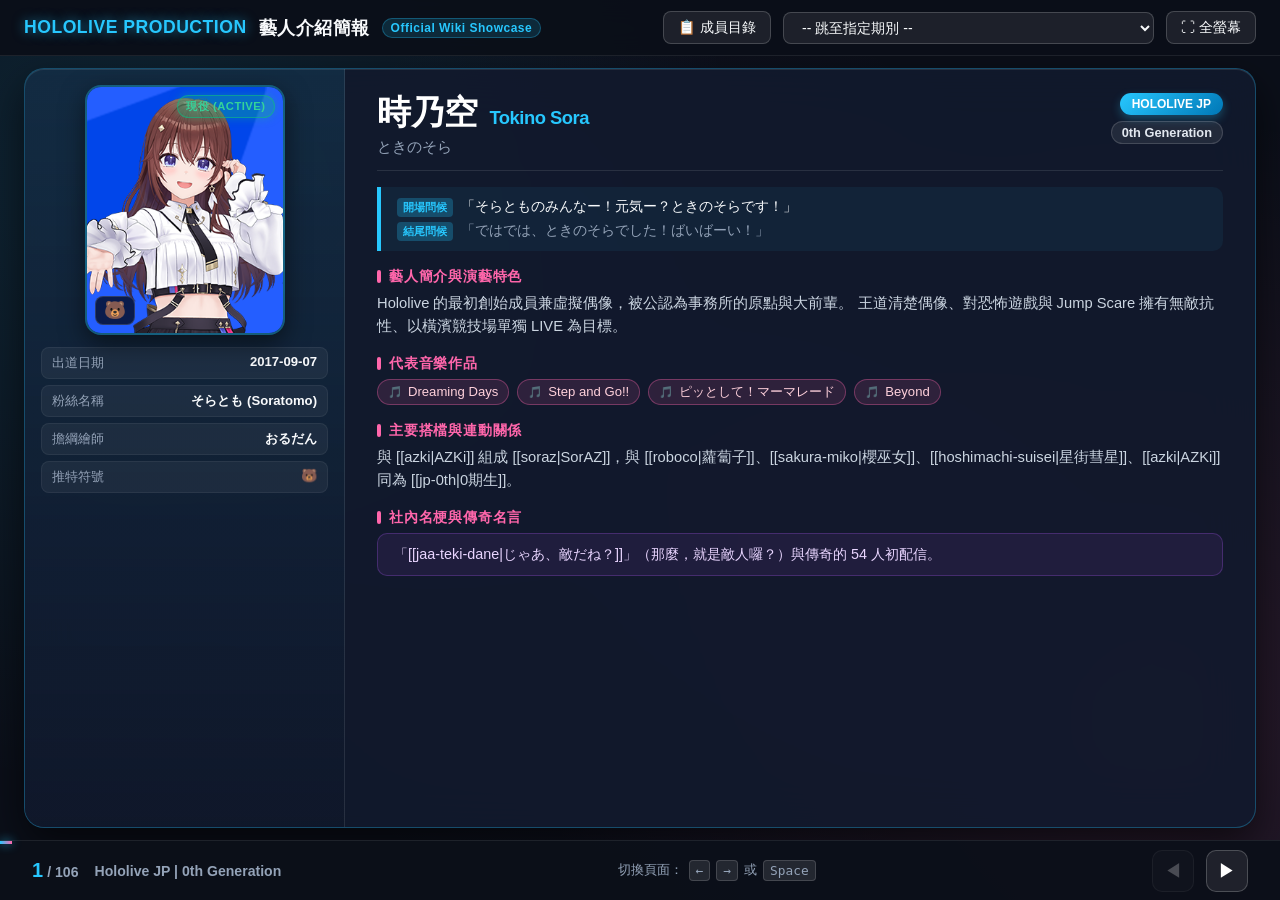
<file: presentation/index.html>
<!DOCTYPE html>
<html lang="zh-TW">
<head>
  <meta charset="UTF-8">
  <meta name="viewport" content="width=device-width, initial-scale=1.0">
  <title>Hololive Production 藝人介紹簡報 (Talents Showcase)</title>
  <style>
    :root {
      --bg-dark: #0b0f19;
      --card-bg: rgba(18, 26, 45, 0.92);
      --card-border: rgba(39, 199, 254, 0.3);
      --accent-cyan: #27c7fe;
      --accent-pink: #ff66ab;
      --accent-purple: #9d4edd;
      --text-main: #f8fafc;
      --text-muted: #94a3b8;
      --font-family: -apple-system, BlinkMacSystemFont, "Segoe UI", Roboto, "PingFang TC", "Noto Sans TC", "Microsoft JhengHei", sans-serif;
    }

    * {
      box-sizing: border-box;
      margin: 0;
      padding: 0;
    }

    html, body {
      width: 100%;
      height: 100vh;
      overflow: hidden;
      background-color: var(--bg-dark);
      color: var(--text-main);
      font-family: var(--font-family);
      user-select: none;
    }

    body {
      display: flex;
      flex-direction: column;
      background-image: 
        radial-gradient(circle at 10% 20%, rgba(39, 199, 254, 0.12) 0%, transparent 45%),
        radial-gradient(circle at 90% 80%, rgba(255, 102, 171, 0.12) 0%, transparent 45%),
        radial-gradient(circle at 50% 50%, rgba(157, 78, 221, 0.08) 0%, transparent 60%);
    }

    /* Top Navigation Header */
    header {
      height: 56px;
      flex-shrink: 0;
      padding: 0 24px;
      display: flex;
      align-items: center;
      justify-content: space-between;
      border-bottom: 1px solid rgba(255, 255, 255, 0.08);
      background: rgba(11, 15, 25, 0.95);
      backdrop-filter: blur(12px);
      z-index: 50;
    }

    .brand {
      display: flex;
      align-items: center;
      gap: 12px;
      font-weight: 700;
      font-size: 1.1rem;
      letter-spacing: 0.5px;
    }

    .brand .logo-holo {
      color: var(--accent-cyan);
      text-shadow: 0 0 12px rgba(39, 199, 254, 0.6);
    }

    .brand .logo-tag {
      font-size: 0.75rem;
      padding: 2px 8px;
      border-radius: 9999px;
      background: rgba(39, 199, 254, 0.15);
      color: var(--accent-cyan);
      border: 1px solid rgba(39, 199, 254, 0.3);
    }

    .nav-controls {
      display: flex;
      align-items: center;
      gap: 12px;
    }

    select, input {
      background: rgba(255, 255, 255, 0.08);
      border: 1px solid rgba(255, 255, 255, 0.18);
      color: var(--text-main);
      padding: 6px 14px;
      border-radius: 8px;
      font-size: 0.88rem;
      outline: none;
      transition: all 0.2s;
    }

    select:focus, input:focus {
      border-color: var(--accent-cyan);
      box-shadow: 0 0 8px rgba(39, 199, 254, 0.3);
    }

    select option {
      background: #111827;
      color: #fff;
    }

    .btn {
      background: rgba(255, 255, 255, 0.08);
      border: 1px solid rgba(255, 255, 255, 0.18);
      color: var(--text-main);
      padding: 6px 14px;
      border-radius: 8px;
      cursor: pointer;
      font-size: 0.88rem;
      display: flex;
      align-items: center;
      gap: 6px;
      transition: all 0.2s;
    }

    .btn:hover {
      background: rgba(39, 199, 254, 0.25);
      border-color: var(--accent-cyan);
      color: var(--accent-cyan);
    }

    /* Main Presentation Container */
    main {
      flex: 1;
      min-height: 0;
      display: flex;
      align-items: center;
      justify-content: center;
      padding: 12px 24px;
      overflow: hidden;
      position: relative;
    }

    .slide-viewport {
      width: 100%;
      max-width: 1320px;
      height: 100%;
      max-height: 100%;
      display: flex;
      align-items: stretch;
      justify-content: center;
      min-height: 0;
    }

    /* Solid Slide Card - Responsive and auto scrollable */
    .slide-card {
      display: none;
      width: 100%;
      height: 100%;
      max-height: 100%;
      background: var(--card-bg);
      border: 1px solid var(--card-border);
      border-radius: 20px;
      backdrop-filter: blur(24px);
      box-shadow: 0 16px 40px rgba(0, 0, 0, 0.6), inset 0 1px 0 rgba(255, 255, 255, 0.1);
      grid-template-columns: 320px 1fr;
      grid-template-rows: 100%;
      overflow: hidden;
      min-height: 0;
    }

    .slide-card.active {
      display: grid;
      animation: fadeInSlide 0.25s ease-out;
    }

    @keyframes fadeInSlide {
      from {
        opacity: 0;
        transform: translateY(8px);
      }
      to {
        opacity: 1;
        transform: translateY(0);
      }
    }

    /* Left Column: Portrait & Identity */
    .portrait-col {
      background: linear-gradient(180deg, rgba(39, 199, 254, 0.1) 0%, rgba(15, 23, 42, 0.85) 100%);
      border-right: 1px solid rgba(255, 255, 255, 0.1);
      padding: 16px;
      display: flex;
      flex-direction: column;
      align-items: center;
      overflow-y: auto;
      gap: 12px;
      min-height: 0;
    }

    .avatar-wrapper {
      width: 200px;
      height: 250px;
      border-radius: 16px;
      overflow: hidden;
      position: relative;
      background: radial-gradient(circle, rgba(39, 199, 254, 0.2) 0%, rgba(0, 0, 0, 0.5) 100%);
      border: 2px solid rgba(39, 199, 254, 0.4);
      box-shadow: 0 8px 24px rgba(0, 0, 0, 0.5);
      flex-shrink: 0;
    }

    .avatar-wrapper img {
      width: 100%;
      height: 100%;
      object-fit: cover;
      object-position: top center;
      display: block;
    }

    .status-badge {
      position: absolute;
      top: 8px;
      right: 8px;
      padding: 3px 8px;
      border-radius: 9999px;
      font-size: 0.7rem;
      font-weight: 700;
      letter-spacing: 0.5px;
      text-transform: uppercase;
      z-index: 2;
    }

    .status-active {
      background: rgba(16, 185, 129, 0.35);
      color: #34d399;
      border: 1px solid rgba(16, 185, 129, 0.6);
      box-shadow: 0 0 10px rgba(16, 185, 129, 0.4);
    }

    .status-graduate {
      background: rgba(168, 85, 247, 0.35);
      color: #c084fc;
      border: 1px solid rgba(168, 85, 247, 0.6);
      box-shadow: 0 0 10px rgba(168, 85, 247, 0.4);
    }

    .status-breakoff {
      background: rgba(245, 158, 11, 0.35);
      color: #fbbf24;
      border: 1px solid rgba(245, 158, 11, 0.6);
      box-shadow: 0 0 10px rgba(245, 158, 11, 0.4);
    }

    .status-resign {
      background: rgba(14, 165, 233, 0.35);
      color: #38bdf8;
      border: 1px solid rgba(14, 165, 233, 0.6);
      box-shadow: 0 0 10px rgba(14, 165, 233, 0.4);
    }

    .oshi-mark-badge {
      position: absolute;
      bottom: 8px;
      left: 8px;
      background: rgba(0, 0, 0, 0.7);
      backdrop-filter: blur(8px);
      padding: 3px 8px;
      border-radius: 8px;
      font-size: 1.1rem;
      border: 1px solid rgba(255, 255, 255, 0.15);
      z-index: 2;
    }

    .meta-list {
      width: 100%;
      font-size: 0.82rem;
      display: flex;
      flex-direction: column;
      gap: 6px;
    }

    .meta-item {
      display: flex;
      justify-content: space-between;
      padding: 6px 10px;
      background: rgba(255, 255, 255, 0.05);
      border-radius: 8px;
      border: 1px solid rgba(255, 255, 255, 0.06);
    }

    .meta-label {
      color: var(--text-muted);
    }

    .meta-value {
      font-weight: 600;
      color: var(--text-main);
      text-align: right;
    }

    /* Right Column: Detailed Presentation Content */
    .content-col {
      padding: 24px 32px;
      display: flex;
      flex-direction: column;
      overflow-y: auto;
      gap: 16px;
      min-height: 0;
      height: 100%;
    }

    .talent-header {
      display: flex;
      justify-content: space-between;
      align-items: flex-start;
      border-bottom: 1px solid rgba(255, 255, 255, 0.1);
      padding-bottom: 12px;
      gap: 16px;
    }

    .name-title-group h1 {
      font-size: 2.1rem;
      font-weight: 800;
      color: #fff;
      display: flex;
      align-items: baseline;
      gap: 12px;
      letter-spacing: -0.5px;
      line-height: 1.2;
    }

    .name-en-sub {
      font-size: 1.15rem;
      color: var(--accent-cyan);
      font-weight: 600;
    }

    .name-jp-sub {
      font-size: 0.95rem;
      color: var(--text-muted);
      margin-top: 4px;
    }

    .gen-badge-group {
      display: flex;
      flex-direction: column;
      align-items: flex-end;
      gap: 6px;
      flex-shrink: 0;
    }

    .branch-pill {
      background: linear-gradient(135deg, var(--accent-cyan), #0077b6);
      color: #fff;
      font-size: 0.75rem;
      font-weight: 700;
      padding: 4px 12px;
      border-radius: 9999px;
      text-transform: uppercase;
      box-shadow: 0 4px 10px rgba(39, 199, 254, 0.3);
    }

    .gen-pill {
      background: rgba(255, 255, 255, 0.08);
      border: 1px solid rgba(255, 255, 255, 0.15);
      color: #e2e8f0;
      font-size: 0.8rem;
      padding: 3px 10px;
      border-radius: 9999px;
      font-weight: 600;
      white-space: nowrap;
    }

    /* Greetings Box */
    .greetings-box {
      background: rgba(39, 199, 254, 0.06);
      border-left: 4px solid var(--accent-cyan);
      padding: 10px 16px;
      border-radius: 0 10px 10px 0;
      display: flex;
      flex-direction: column;
      gap: 4px;
      font-size: 0.9rem;
    }

    .greeting-line {
      display: flex;
      align-items: baseline;
      gap: 8px;
    }

    .greeting-tag {
      font-size: 0.7rem;
      font-weight: 700;
      padding: 2px 6px;
      border-radius: 4px;
      background: rgba(39, 199, 254, 0.25);
      color: var(--accent-cyan);
      flex-shrink: 0;
    }

    /* Section Boxes */
    .section-box {
      display: flex;
      flex-direction: column;
      gap: 6px;
    }

    .section-title {
      font-size: 0.9rem;
      font-weight: 700;
      color: var(--accent-pink);
      text-transform: uppercase;
      letter-spacing: 0.8px;
      display: flex;
      align-items: center;
      gap: 8px;
    }

    .section-title::before {
      content: "";
      width: 4px;
      height: 13px;
      background: var(--accent-pink);
      border-radius: 2px;
    }

    .section-body {
      font-size: 0.92rem;
      line-height: 1.55;
      color: #cbd5e1;
    }

    /* Song Tags */
    .songs-container {
      display: flex;
      flex-wrap: wrap;
      gap: 8px;
    }

    .song-pill {
      background: rgba(255, 102, 171, 0.12);
      border: 1px solid rgba(255, 102, 171, 0.35);
      color: #ffd1dc;
      padding: 3px 10px;
      border-radius: 9999px;
      font-size: 0.82rem;
      display: flex;
      align-items: center;
      gap: 6px;
    }

    .song-pill::before {
      content: "🎵";
      font-size: 0.72rem;
    }

    /* Meme Box */
    .meme-highlight {
      background: rgba(157, 78, 221, 0.1);
      border: 1px solid rgba(157, 78, 221, 0.3);
      border-radius: 10px;
      padding: 10px 16px;
      font-size: 0.9rem;
      line-height: 1.5;
      color: #e9d5ff;
    }

    /* Footer Navigation */
    footer {
      height: 60px;
      flex-shrink: 0;
      background: rgba(11, 15, 25, 0.95);
      border-top: 1px solid rgba(255, 255, 255, 0.08);
      display: flex;
      align-items: center;
      justify-content: space-between;
      padding: 0 32px;
      position: relative;
      z-index: 50;
    }

    .progress-bar {
      position: absolute;
      top: 0;
      left: 0;
      height: 3px;
      background: linear-gradient(90deg, var(--accent-cyan), var(--accent-pink));
      box-shadow: 0 0 10px rgba(39, 199, 254, 0.8);
      transition: width 0.25s ease;
    }

    .slide-info {
      display: flex;
      align-items: center;
      gap: 16px;
      font-size: 0.92rem;
      font-weight: 600;
    }

    .current-slide-num {
      color: var(--accent-cyan);
      font-size: 1.25rem;
      font-weight: 800;
    }

    .nav-buttons {
      display: flex;
      align-items: center;
      gap: 12px;
    }

    .arrow-btn {
      background: rgba(255, 255, 255, 0.08);
      border: 1px solid rgba(255, 255, 255, 0.2);
      color: #fff;
      width: 42px;
      height: 42px;
      border-radius: 10px;
      display: flex;
      align-items: center;
      justify-content: center;
      cursor: pointer;
      font-size: 1.15rem;
      transition: all 0.2s;
    }

    .arrow-btn:hover:not(:disabled) {
      background: var(--accent-cyan);
      color: #000;
      box-shadow: 0 0 15px rgba(39, 199, 254, 0.5);
      border-color: var(--accent-cyan);
    }

    .arrow-btn:disabled {
      opacity: 0.25;
      cursor: not-allowed;
    }

    .hint-keys {
      font-size: 0.8rem;
      color: var(--text-muted);
      display: flex;
      gap: 6px;
      align-items: center;
    }

    .key-badge {
      background: rgba(255, 255, 255, 0.1);
      padding: 2px 6px;
      border-radius: 4px;
      border: 1px solid rgba(255, 255, 255, 0.15);
      font-family: monospace;
    }

    /* Drawer Modal */
    .drawer {
      position: fixed;
      top: 56px;
      bottom: 60px;
      left: 0;
      width: 320px;
      background: rgba(15, 23, 42, 0.98);
      backdrop-filter: blur(16px);
      border-right: 1px solid rgba(255, 255, 255, 0.12);
      transform: translateX(-100%);
      transition: transform 0.25s ease;
      z-index: 100;
      display: flex;
      flex-direction: column;
      padding: 16px;
    }

    .drawer.open {
      transform: translateX(0);
      box-shadow: 20px 0 50px rgba(0, 0, 0, 0.7);
    }

    .drawer-header {
      display: flex;
      justify-content: space-between;
      align-items: center;
      margin-bottom: 12px;
      font-weight: 700;
      color: var(--accent-cyan);
    }

    .drawer-list {
      flex: 1;
      overflow-y: auto;
      display: flex;
      flex-direction: column;
      gap: 4px;
    }

    .drawer-item {
      padding: 8px 12px;
      border-radius: 8px;
      cursor: pointer;
      display: flex;
      justify-content: space-between;
      align-items: center;
      font-size: 0.88rem;
      transition: all 0.15s;
    }

    .drawer-item:hover, .drawer-item.active {
      background: rgba(39, 199, 254, 0.2);
      color: var(--accent-cyan);
    }

    /* Custom Scrollbar */
    ::-webkit-scrollbar {
      width: 6px;
      height: 6px;
    }
    ::-webkit-scrollbar-track {
      background: rgba(0, 0, 0, 0.2);
    }
    ::-webkit-scrollbar-thumb {
      background: rgba(255, 255, 255, 0.2);
      border-radius: 3px;
    }
    ::-webkit-scrollbar-thumb:hover {
      background: rgba(39, 199, 254, 0.5);
    }
  </style>
</head>
<body>

  <!-- Top Navigation -->
  <header>
    <div class="brand">
      <span class="logo-holo">HOLOLIVE PRODUCTION</span>
      <span>藝人介紹簡報</span>
      <span class="logo-tag">Official Wiki Showcase</span>
    </div>

    <div class="nav-controls">
      <button class="btn" id="btnToggleDrawer">📋 成員目錄</button>
      <select id="genSelect" title="跳至期別">
        <option value="">-- 跳至指定期別 --</option>
      </select>
      <button class="btn" id="btnFullscreen" title="切換全螢幕">⛶ 全螢幕</button>
    </div>
  </header>

  <!-- Sidebar Directory Drawer -->
  <div class="drawer" id="talentDrawer">
    <div class="drawer-header">
      <span>全成員跳轉目錄 (106)</span>
      <button class="btn" id="btnCloseDrawer" style="padding: 2px 8px;">✕</button>
    </div>
    <input type="text" id="drawerSearch" placeholder="搜尋姓名 / 羅馬拼音..." style="margin-bottom: 12px; width: 100%;">
    <div class="drawer-list" id="drawerList"></div>
  </div>

  <!-- Main Slide Display Area -->
  <main>
    <div class="slide-viewport" id="viewport"></div>
  </main>

  <!-- Footer Navigation Controls -->
  <footer>
    <div class="progress-bar" id="progressBar" style="width: 1%;"></div>

    <div class="slide-info">
      <div>
        <span class="current-slide-num" id="slideNum">1</span>
        <span style="color: var(--text-muted); font-size: 0.88rem;"> / 106</span>
      </div>
      <div style="color: var(--text-muted); font-size: 0.88rem;" id="slideGenLabel">Hololive JP | 0th Generation</div>
    </div>

    <div class="hint-keys">
      <span>切換頁面：</span>
      <span class="key-badge">←</span>
      <span class="key-badge">→</span>
      <span>或</span>
      <span class="key-badge">Space</span>
    </div>

    <div class="nav-buttons">
      <button class="arrow-btn" id="btnPrev" title="上一頁 (Left Arrow)">◀</button>
      <button class="arrow-btn" id="btnNext" title="下一頁 (Right Arrow)">▶</button>
    </div>
  </footer>

  <script>
    const SLIDES = [{"index": 1, "id": "tokino-sora", "name_zh": "時乃空", "name_jp": "ときのそら", "name_en": "Tokino Sora", "branch": "Hololive JP", "generation": "0th Generation", "gen_id": "jp-0th", "status": "active", "debut_date": "2017-09-07", "graduation_date": null, "fan_name": "そらとも (Soratomo)", "oshi_mark": "🐻", "illustrator": "おるだん", "image": "../asset/picture/hololive/Tokino-Sora_list_thumb.png", "opening_greeting": "そらとものみんなー！元気ー？ときのそらです！", "closing_greeting": "ではでは、ときのそらでした！ばいばーい！", "songs": ["Dreaming Days", "Step and Go!!", "ピッとして！マーマレード", "Beyond"], "tags": ["music", "idol", "seiso", "horror-game", "jp-0th"], "desc": "Hololive 的最初創始成員兼虛擬偶像，被公認為事務所的原點與大前輩。", "features": "王道清楚偶像、對恐怖遊戲與 Jump Scare 擁有無敵抗性、以橫濱競技場單獨 LIVE 為目標。", "relations": "與 [[azki|AZKi]] 組成 [[soraz|SorAZ]]，與 [[roboco|蘿蔔子]]、[[sakura-miko|櫻巫女]]、[[hoshimachi-suisei|星街彗星]]、[[azki|AZKi]] 同為 [[jp-0th|0期生]]。", "memes": "「[[jaa-teki-dane|じゃあ、敵だね？]]」（那麼，就是敵人囉？）與傳奇的 54 人初配信。"}, {"index": 2, "id": "roboco", "name_zh": "蘿蔔子", "name_jp": "ロボ子さん", "name_en": "Robocosan", "branch": "Hololive JP", "generation": "0th Generation", "gen_id": "jp-0th", "status": "active", "debut_date": "2018-03-04", "graduation_date": null, "fan_name": "ろぼっ子 (Robokko)", "oshi_mark": "🤖", "illustrator": "ぽよよんろっく", "image": "../asset/picture/hololive/Robocosan_list_thumb.png", "opening_greeting": "ハローぼこー！ロボ子さんだよー！", "closing_greeting": "おつぼこでしたー！", "songs": ["アザミ", "Kira meki Rider☆", "リルビ"], "tags": ["robot", "ponkotsu", "fps", "healing", "jp-0th"], "desc": "Hololive 0期生，來自荒廢世界的高性能廢柴機器人少女。", "features": "聲線慵懶治癒、熱愛射擊競技遊戲（Apex Legends 等），雖然自稱高性能但經常展現呆萌（笨拙）特質。", "relations": "與 [[tokino-sora|時乃空]] 共同度過 Hololive 最早期草創時期，同屬 [[jp-0th|0期生]]。", "memes": "自稱「高性能」卻屢屢做出呆萌事蹟、換上厚底長筒靴後的「機械美腿」設定。"}, {"index": 3, "id": "sakura-miko", "name_zh": "櫻巫女", "name_jp": "さくらみこ", "name_en": "Sakura Miko", "branch": "Hololive JP", "generation": "0th Generation", "gen_id": "jp-0th", "status": "active", "debut_date": "2018-08-01", "graduation_date": null, "fan_name": "35P (Mikopi)", "oshi_mark": "🌸", "illustrator": "田中雄一 / おるだん", "image": "../asset/picture/hololive/Sakura-Miko_talent_list_thumb.png", "opening_greeting": "にゃっはろー！ホロライブ0期生のさくらみこです！", "closing_greeting": "おつみこー！ばいばーい！", "songs": ["サクラカゼ", "花月ノ夢", "僕らと君のうた", "DAI DA DAI FANTASY"], "tags": ["elite", "comedy", "gta", "minecraft", "jp-0th"], "desc": "Hololive 0期生，自稱「菁英巫女（Elite Miko）」，Hololive 頂尖綜藝與社內大企劃發起人。", "features": "獨特的嬰兒音口音與綜藝體質、深受遊戲之神眷顧的戲劇性意外（熔岩事故）、對美少女與工口遊戲情有獨鍾。", "relations": "與 [[hoshimachi-suisei|星街彗星]] 組成超人氣商業夥伴組合 [[micomet|MiComet]]；與 [[shirakami-fubuki|白上吹雪]] 等組成遊戲王決鬥夥伴。", "memes": "「Stay Home!」（GTA 經典台詞）、熔岩桶自焚傳奇、經典嬰兒咬舌日語。"}, {"index": 4, "id": "hoshimachi-suisei", "name_zh": "星街彗星", "name_jp": "星街すいせい", "name_en": "Hoshimachi Suisei", "branch": "Hololive JP", "generation": "0th Generation", "gen_id": "jp-0th", "status": "active", "debut_date": "2018-03-22", "graduation_date": null, "fan_name": "星詠者 (Hoshayomi)", "oshi_mark": "☄️", "illustrator": "手島nari", "image": "../asset/picture/hololive/Hoshimachi-Suisei_list_thumb.png", "opening_greeting": "こんすいー！ホロライブ0期生の星街すいせいです！", "closing_greeting": "それでは、おやすみー！", "songs": ["Stellar Stellar", "GHOST", "NEXT COLOR PLANET", "ビビデバ (Bibbidiba)"], "tags": ["vocal", "tetris", "psychopath", "music", "jp-0th"], "desc": "Hololive 0期生，從個人勢一路拼搏進入 Hololive，首位登上 THE FIRST TAKE 的全能虛擬歌姬。", "features": "壓倒性的爆發力歌喉、俄羅斯方塊（Tetris 99）神級實力、在狼人殺與生存遊戲中展現的冷酷斧頭狂人特質。", "relations": "與 [[sakura-miko|櫻巫女]] 組成 [[micomet|MiComet]]；與 [[inui-toko|戌亥床]] 組成 Anemone 等。", "memes": "「彗星斧頭狂人 (Sui-chan wa kyou mo kowai)」、「今天也很可愛 (今日もかわいい！)」、「俄羅斯方塊速通殺手」。"}, {"index": 5, "id": "azki", "name_zh": "AZKi", "name_jp": "AZKi", "name_en": "AZKi", "branch": "Hololive JP", "generation": "0th Generation", "gen_id": "jp-0th", "status": "active", "debut_date": "2018-11-15", "graduation_date": null, "fan_name": "開拓者 (Pioneer)", "oshi_mark": "⚒️", "illustrator": "焦茶 / 加隈亜衣 / ぽよよんろっく", "image": "../asset/picture/hololive/AZKi_list_thumb.png", "opening_greeting": "こんあずきー！AZKiです！", "closing_greeting": "おつあずきでしたー！", "songs": ["いのち", "青い夢", "Without U", "Creating world"], "tags": ["vocal", "geoguessr", "music", "jp-0th"], "desc": "原為音樂特化廠牌 INNK Music 專屬虛擬歌手，2022 年完全移籍 Hololive 本家。", "features": "極具穿透力與靈魂的感性歌聲、在 GeoGuessr（地理猜謎）中展現的像素級地圖辨識神技（地圖神）。", "relations": "與 [[tokino-sora|時乃空]] 組成雙人歌唱組合 [[soraz|SorAZ]]，兩人攜手 Victor 主流出道。", "memes": "「GeoGuessr 秒殺女王」、「行走的 Google 街景神靈」。"}, {"index": 6, "id": "shirakami-fubuki", "name_zh": "白上吹雪", "name_jp": "白上フブキ", "name_en": "Shirakami Fubuki", "branch": "Hololive JP", "generation": "1st Generation / Gamers", "gen_id": "jp-1st", "status": "active", "debut_date": "2018-06-01", "graduation_date": null, "fan_name": "すこん部 (Sukonbu)", "oshi_mark": "🌽", "illustrator": "凪白みと", "image": "../asset/picture/hololive/Shirakami-Fubuki_list_thumb.png", "opening_greeting": "こんこんきーつね！白上フブキです！", "closing_greeting": "おつこーん！またね！", "songs": ["Say!ファンファーレ!", "KINGWORLD", "KONKON Beats"], "tags": ["leader", "otaku", "gaming", "fox", "jp-1st", "gamers"], "desc": "Hololive 1期生兼 Gamers 隊長，白髮獸耳狐狸少女，社內的靈魂精神領袖與頂級御宅族。", "features": "極高情商與照料後輩的領導力、狂熱熱愛動漫二次元與轉蛋手遊、經典「朋友宣言（No Wife, Friend!）」。", "relations": "與 [[ookami-mio|大神澪]]、[[nekomata-okayu|貓又小粥]]、[[inugami-korone|戌神沁音]] 組成 [[gamers|Hololive Gamers]]；與 [[shiranui-flare|不知火芙蕾雅]] 等關係極佳。", "memes": "「Imari Fox / Scatman」、「金色鯉魚王長達數十天的釣魚耐久」、「不是妻子，是朋友！」。"}, {"index": 7, "id": "natsuiro-matsuri", "name_zh": "夏色祭", "name_jp": "夏色まつり", "name_en": "Natsuiro Matsuri", "branch": "Hololive JP", "generation": "1st Generation", "gen_id": "jp-1st", "status": "active", "debut_date": "2018-06-01", "graduation_date": null, "fan_name": "まつりす (Matsurisu)", "oshi_mark": "🏮", "illustrator": "皆村春樹", "image": "../asset/picture/hololive/Natsuiro-Matsuri_list_thumb.png", "opening_greeting": "こんにちわっしょーい！夏色まつりです！", "closing_greeting": "おつまつりー！ばいばーい！", "songs": ["君と眺める夏の花", "HiHiハイテンション！", "ネバギバ夏色ストーリー"], "tags": ["cheerleader", "energetic", "apex", "jp-1st"], "desc": "Hololive 1期生，充滿元氣的啦啦隊少女，率真奔放、情感豐富的社內活寶。", "features": "直率豪爽的談話風格、對美少女與可愛後輩毫無抵抗力、高超的 Apex 槍法與歌唱爆發力。", "relations": "與 1期生全體羈絆深厚；經常跨社與彩虹社等外部 VTuber 展開聯動。", "memes": "「呼吸一樣自然的清楚自稱」、「下半身呼吸名言」、「呼吸鑑賞大師」。"}, {"index": 8, "id": "akai-haato", "name_zh": "赤井心 / 哈洽馬", "name_jp": "赤井はあと", "name_en": "Akai Haato", "branch": "Hololive JP", "generation": "1st Generation", "gen_id": "jp-1st", "status": "active", "debut_date": "2018-06-02", "graduation_date": null, "fan_name": "はあとん (Haaton)", "oshi_mark": "❤️", "illustrator": "はる雪", "image": "../asset/picture/hololive/Akai-Haato_list_thumb.png", "opening_greeting": "はあちゃまっちゃま〜！赤井はあとです！", "closing_greeting": "おつるーじゅ！ばいばーい！", "songs": ["REDHEART", "Infinity", "豚骨インキュベーター"], "tags": ["haachama", "cooking", "chaos", "tsundere", "jp-1st"], "desc": "Hololive 1期生，從早期的金髮傲嬌留學大小姐，進化為全社最狂傲的獵奇藝術家「Haachama (哈洽馬)」。", "features": "極限暗黑料理直播（吃蜘蛛、袋鼠肉）、精巧前衛的恐怖雙重人格剪輯影片、英文流利。", "relations": "與 [[jp-1st|1期生]] 成員共同經歷多年起伏；曾與桐生可可展開多番英語雜談交流。", "memes": "「Haachama Cooking (哈洽馬料理)」、「哈洽馬與赤井心的獵頭雙重人格對決」。"}, {"index": 9, "id": "aki-rosenthal", "name_zh": "亞綺·羅森塔爾", "name_jp": "アキ・ローゼンタール", "name_en": "Aki Rosenthal", "branch": "Hololive JP", "generation": "1st Generation", "gen_id": "jp-1st", "status": "active", "debut_date": "2018-06-01", "graduation_date": null, "fan_name": "ロゼ隊 (Rosetai)", "oshi_mark": "🍎", "illustrator": "安曇アキタケ", "image": "../asset/picture/hololive/Aki-Rosenthal_list_thumb.png", "opening_greeting": "アローナ！アキ・ローゼンタールだよ！", "closing_greeting": "おつローナ！まったねー！", "songs": ["シャルイース (Shallys)", "ヒロインオーディション", "Rose of the Lamp"], "tags": ["elf", "bellydance", "ark", "healing", "jp-1st"], "desc": "Hololive 1期生，來自異世界的半精靈美少女，擁有治癒溫柔氣質與奇幻民族風唱腔。", "features": "專屬架空語言打造的民族神曲《シャルイース》、高難度肚皮舞演出、在《ARK》與生存遊戲中的硬核拓荒精神。", "relations": "與 1期生成員關係親密；在 ARK 與各項伺服器活動中常扮演可靠溫柔的精靈大姊姊。", "memes": "「雙馬尾浮空飛行傳說」、「狂喝威士忌的酒豪阿恰瑪（Aki）」、「ARK 異色龍狂人」。"}, {"index": 10, "id": "minato-aqua", "name_zh": "湊阿庫婭", "name_jp": "湊あくあ", "name_en": "Minato Aqua", "branch": "Hololive JP", "generation": "2nd Generation", "gen_id": "jp-2nd", "status": "graduate", "debut_date": "2018-08-08", "graduation_date": "2024-08-28", "fan_name": "あくああくるー (Aqua Crew)", "oshi_mark": "⚓", "illustrator": "がおう", "image": "../asset/picture/hololive/Minato-Aqua_talent_list_thumb.png", "opening_greeting": "こんあくあー！ホロライブ2期生の湊あくあです！", "closing_greeting": "おつあくあー！", "songs": ["あくあ色ぱれっと", "#あくあ色パレット", "Uni-glory", "きらきら"], "tags": ["gaming-god", "maid", "onion", "apex", "graduate", "jp-2nd"], "desc": "Hololive 2期生，穿著女僕裝的笨蛋宅女，電競實力極強頂點偶像，2024年8月圓滿畢業。", "features": "社恐孤僻的反差、頂級 Apex 獵殺者實力與《任天堂明星大亂鬥》超強技術、代表曲《あくあ色ぱれっと》紅遍全界。", "relations": "與 [[usada-pekora|兔田佩克拉]] 形成亦敵亦友的佩克阿庫競爭羈絆；與 [[hoshimachi-suisei|星街彗星]]、[[tokoyami-towa|常闇永遠]] 組成 Startend。", "memes": "「洋蔥 (Onion) 頭」、「社恐發作躲避聯動」、「阿庫婭建設 (Akukin) 總裁」。"}, {"index": 11, "id": "murasaki-shion", "name_zh": "紫咲詩音", "name_jp": "紫咲シオン", "name_en": "Murasaki Shion", "branch": "Hololive JP", "generation": "2nd Generation", "gen_id": "jp-2nd", "status": "graduate", "debut_date": "2018-08-17", "graduation_date": "2025-04-26", "fan_name": "塩っ子 (Shiokko)", "oshi_mark": "🌙", "illustrator": "Tam-U", "image": "../asset/picture/hololive/Murasaki-Shion_list_thumb.png", "opening_greeting": "こんしお〜！紫咲シオンだよ！", "closing_greeting": "おつしお〜！ばいばーい！", "songs": ["メイジ・オブ・ヴァイオレット", "シャンデリア", "ディソナンス"], "tags": ["witch", "kusogaki", "tsundere", "singing", "jp-2nd"], "desc": "Hololive 2期生，自稱出身名門的大魔法使黑魔導幼女，極具代表性的傲嬌臭小鬼（Kusogaki）。", "features": "招牌的嘲諷笑聲與毒舌傲嬌反應、歌唱時卻展現出難以置信的清澈成熟美聲。", "relations": "與 [[kiryu-coco|桐生可可]] 曾有過睡過頭大事件；與 2期生成員相愛相殺感情深厚。", "memes": "「大蒜 (Garlic) 髮型」、「睡過頭連動事件傳奇」、「臭小鬼教祖」。"}, {"index": 12, "id": "nakiri-ayame", "name_zh": "百鬼綾目", "name_jp": "百鬼あやめ", "name_en": "Nakiri Ayame", "branch": "Hololive JP", "generation": "2nd Generation", "gen_id": "jp-2nd", "status": "active", "debut_date": "2018-09-03", "graduation_date": null, "fan_name": "百鬼組 (Nakirigumi)", "oshi_mark": "😈", "illustrator": "ななかぐら", "image": "../asset/picture/hololive/Nakiri-Ayame_list_thumb.png", "opening_greeting": "こんなきりー！百鬼あやめだぞ！", "closing_greeting": "おつなきりー！またね！", "songs": ["かわ世", "夢花火", "宵の余、良い！"], "tags": ["oni", "nakirium", "healing", "laughter", "jp-2nd"], "desc": "Hololive 2期生，來自魔界學校的鬼神少女，社內公認的治癒與笑點極低擔當。", "features": "極具感染力的可愛笑聲（被稱為可提煉出正能量的百鬼元素 Nakirium）、自稱「余 (Yo)」。", "relations": "深受 Hololive 全員與粉絲寵愛，與 2期生成員情同姊妹。", "memes": "「Nakirium（百鬼能量元素，治癒一切）」、「余 (Yo) 是個可愛的鬼」、「笑點超低的呵呵笑」。"}, {"index": 13, "id": "yuzuki-choco", "name_zh": "癒月巧可", "name_jp": "癒月ちょこ", "name_en": "Yuzuki Choco", "branch": "Hololive JP", "generation": "2nd Generation", "gen_id": "jp-2nd", "status": "active", "debut_date": "2018-09-04", "graduation_date": null, "fan_name": "ちょこ民 (Chocomin)", "oshi_mark": "💋", "illustrator": "Masami Chie", "image": "../asset/picture/hololive/Yuzuki-Choco_list_thumb.png", "opening_greeting": "Good morning, my sweet students! 癒月ちょこです！", "closing_greeting": "お疲れ様でした、またねー！", "songs": ["NoDistance", "Sick Hack", "ChocoLove"], "tags": ["nurse", "succubus", "cooking", "asmr", "jp-2nd"], "desc": "Hololive 2期生，魔界學校的保健室惡魔護士，擅長料理與性感 ASMR。", "features": "極度性感沙啞的慵懶嗓音、高超的現實烹飪廚藝、早期舉辦過無數「巧可老師身體檢查」名聯動。", "relations": "與 [[oozora-subaru|大空昴]] 等關係親近；與 [[shiranui-flare|不知火芙蕾雅]]、[[sakura-miko|櫻巫女]] 等組成烹飪美食團體。", "memes": "「巧可老師身體檢查（學力與常識測驗）」、「ASMR 帳號封禁常客」、「現實頂級大廚」。"}, {"index": 14, "id": "oozora-subaru", "name_zh": "大空昴", "name_jp": "大空スバル", "name_en": "Oozora Subaru", "branch": "Hololive JP", "generation": "2nd Generation", "gen_id": "jp-2nd", "status": "active", "debut_date": "2018-09-16", "graduation_date": null, "fan_name": "スバ友 (Subatomo)", "oshi_mark": "🚑", "illustrator": "しぐれうい", "image": "../asset/picture/hololive/Oozora-Subaru_list_thumb.png", "opening_greeting": "ちわーす！ホロライブ2期生の大空スバルっス！", "closing_greeting": "おつばるー！ばいばーい！", "songs": ["太陽少女", "ぷ・れ・あ・で・す！", "スターライト"], "tags": ["duck", "manager", "straight-man", "energy", "jp-2nd"], "desc": "Hololive 2期生，綜合格鬥技部與格鬥部經理，全社最強吐嘈吐槽役（Tsukkomi）與陽光小太陽。", "features": "陽光開朗的爽朗性格、沙啞生動的招牌鴨子叫聲、與繪師媽媽しぐれうい（時雨羽衣）相聲般的互動。", "relations": "與 [[ookami-mio|大神澪]]、[[nekomata-okayu|貓又小粥]]、[[shirakami-fubuki|白上吹雪]] 組成著名非正式組合 [[smok|SMOK]]。", "memes": "「唐老鴨嗓音」、「Shuba Shuba Shuba 舞蹈小黃鴨（在歐美迷因界爆紅）」、「家裡被燒掉的傳奇身世」。"}, {"index": 15, "id": "ookami-mio", "name_zh": "大神澪", "name_jp": "大神ミオ", "name_en": "Ookami Mio", "branch": "Hololive JP", "generation": "Gamers", "gen_id": "jp-gamers", "status": "active", "debut_date": "2018-12-07", "graduation_date": null, "fan_name": "ミオリファ (Miofa)", "oshi_mark": "🌲", "illustrator": "泉彩", "image": "../asset/picture/hololive/Ookami-Mio_thumb.png", "opening_greeting": "こんばんみぉーん！大神ミオだよー！", "closing_greeting": "おつみぉーん！またね！", "songs": ["Howling", "夜光通信", "わんわん日和"], "tags": ["wolf", "mother", "tarot", "singing", "gamers"], "desc": "Hololive Gamers 成員，黑髮獸耳黑狼少女，社內公認最溫暖可靠的「澪媽媽」。", "features": "包容一切的母性光輝、極高準確率的塔羅牌占卜直播、帥氣深沉的搖滾唱功與乾嘔笑聲反差。", "relations": "Gamers 核心樞紐；與 [[oozora-subaru|大空昴]] 情同母女；主導 [[smok|SMOK]] 團體。", "memes": "「澪媽媽 (Mio-mama)」、「神準塔羅牌算命師」、「笑到乾嘔 (Wretching Laughter)」。"}, {"index": 16, "id": "nekomata-okayu", "name_zh": "貓又小粥", "name_jp": "猫又おかゆ", "name_en": "Nekomata Okayu", "branch": "Hololive JP", "generation": "Gamers", "gen_id": "jp-gamers", "status": "active", "debut_date": "2019-04-06", "graduation_date": null, "fan_name": "おにぎりゃー (Onigirya)", "oshi_mark": "🍙", "illustrator": "神岡ちろる", "image": "../asset/picture/hololive/Nekomata-Okayu_list_thumb.png", "opening_greeting": "もぐもぐ〜おかゆ〜！猫又おかゆです！", "closing_greeting": "おつかれさま〜！ばいばい！", "songs": ["もぐもぐYUMMY！", "パボ", "毒の王子さま", "デタラメな残像"], "tags": ["cat", "flirt", "mellow", "retro-game", "gamers"], "desc": "Hololive Gamers 成員，經營飯糰店的紫髮貓咪少女，聲線慵懶迷人的社內「撩妹牛郎」。", "features": "從容不迫的從容遊戲風格、擅長經典懷舊復古遊戲、自然撩撥社內各女孩子的無形海王魅力。", "relations": "與 [[inugami-korone|戌神沁音]] 組成 VTuber 界最著名百合羈絆 [[okakoro|OkaKoro (粥沁)]]。", "memes": "「Hololive 第一罪孽深重的女海王」、「法庭常客裁判所企劃」、「飯糰小偷」。"}, {"index": 17, "id": "inugami-korone", "name_zh": "戌神沁音", "name_jp": "戌神ころね", "name_en": "Inugami Korone", "branch": "Hololive JP", "generation": "Gamers", "gen_id": "jp-gamers", "status": "active", "debut_date": "2019-04-13", "graduation_date": null, "fan_name": "ころねすきー (Koronesuki)", "oshi_mark": "🥐", "illustrator": "フカヒレ", "image": "../asset/picture/hololive/Inugami-Korone_talent_list_thumb.png", "opening_greeting": "おほ〜！ゆびゆび〜！戌神ころねだよ！", "closing_greeting": "おつころーん！ばいばーい！", "songs": ["ころねの最凶天災☆わんだふぉー❤", "Wonky Monkey", "Doggy god's street"], "tags": ["dog", "endurance", "retro-game", "yubiyubi", "gamers"], "desc": "Hololive Gamers 成員，在都市某麵包店打工的棕髮犬娘，以超人體能與耐久直播聞名的傳奇犬。", "features": "動輒 12~24 小時以上的復古老遊戲馬拉松耐久、奇妙獨特的方言發音口癖、獲海外極高人氣（DOOM 官方致敬）。", "relations": "與 [[nekomata-okayu|貓又小粥]] 擁有十餘年的青梅竹馬羈絆 [[okakoro|OkaKoro]]。", "memes": "「手指手指！(Yubi Yubi - 收割觀眾手指)」、「超硬核超長耐久惡魔」、「哇哈(Eekum Bokum) 歐美迷因霸主」。"}, {"index": 18, "id": "usada-pekora", "name_zh": "兔田佩克拉", "name_jp": "兎田ぺこら", "name_en": "Usada Pekora", "branch": "Hololive JP", "generation": "3rd Generation (HoloFantasy)", "gen_id": "jp-3rd", "status": "active", "debut_date": "2019-07-17", "graduation_date": null, "fan_name": "野兔 (Nousagi)", "oshi_mark": "👯‍♀️", "illustrator": "憂姫はぐれ", "image": "../asset/picture/hololive/Usada-Pekora_list_thumb.png", "opening_greeting": "こんぺこ！こんぺこ！こんぺこ！兎田ぺこらぺこ！", "closing_greeting": "おつぺこでしたー！", "songs": ["ぺこらんだむぶれいん！", "全人類　兎化計画！", "ラッキー☆オーケストラ"], "tags": ["rabbit", "comedy", "minecraft", "world-top", "jp-3rd"], "desc": "Hololive 3期生，寂寞便會死去的兔耳少女，全球女性實況界收視時長第一的頂級狂笑喜劇人。", "features": "每句話結尾帶「Peko」口癖、招牌魔性笑聲（AH↓HA↑HA↑HA↑）、卓越的企劃力與遊戲整活搞笑天賦。", "relations": "創立社內最強 Minecraft 企業 [[usada-kensetsu|兔田建設]]；與 [[moona-hoshinova|慕娜]] 組成 PekoMoona 跨國搭檔。", "memes": "「Peko 語錄」、「兔田重工 TNT 炸服」、「買了一隻真的猴子（Jill-kun）」。"}, {"index": 19, "id": "shiranui-flare", "name_zh": "不知火芙蕾雅", "name_jp": "不知火フレア", "name_en": "Shiranui Flare", "branch": "Hololive JP", "generation": "3rd Generation (HoloFantasy)", "gen_id": "jp-3rd", "status": "active", "debut_date": "2019-08-07", "graduation_date": null, "fan_name": "エルフレンド (Elfriend)", "oshi_mark": "🔥", "illustrator": "Lack", "image": "../asset/picture/hololive/Shiranui-Flare_list_thumb.png", "opening_greeting": "こんふぁいやー！不知火フレアだよ！", "closing_greeting": "おつふぁいやー！またね！", "songs": ["Smile & Go!!", "SKYSONG", "ユグドラシル"], "tags": ["half-elf", "singing", "handsome", "shiraken", "jp-3rd"], "desc": "Hololive 3期生，褐色皮膚半精靈少女，聲音沉穩溫柔、具備極高男友力與細膩唱腔的帥氣歌姬。", "features": "社內知名建設公司 [[shiraken|不知火建設 (Shiraken)]] 社長、對建築與造景有極高美學堅持、歌聲深情具感染力。", "relations": "與 [[shirogane-noel|白銀諾艾爾]] 曾為經典銀火搭檔；創立不知火建設並網羅星街彗星、櫻巫女、尾丸波爾卡等核心社員。", "memes": "「不知火建設社長」、「男友力破表的帥氣妖精」、「細節魔魔人」。"}, {"index": 20, "id": "shirogane-noel", "name_zh": "白銀諾艾爾", "name_jp": "白銀ノエル", "name_en": "Shirogane Noel", "branch": "Hololive JP", "generation": "3rd Generation (HoloFantasy)", "gen_id": "jp-3rd", "status": "active", "debut_date": "2019-08-08", "graduation_date": null, "fan_name": "白銀聖騎士團 (Shirogane Seikishidan)", "oshi_mark": "⚔️", "illustrator": "わたお", "image": "../asset/picture/hololive/Shirogane-Noel_list_thumb.png", "opening_greeting": "こんばんまっする！白銀ノエルです！", "closing_greeting": "おつまっする〜！", "songs": ["ほめのび", "OUR TREE", "リリカルMonster"], "tags": ["knight", "muscle", "asmr", "beef-bowl", "jp-3rd"], "desc": "Hololive 3期生，沉穩溫柔但力量驚人的實習白銀女騎士，社內 ASMR 之神與牛丼愛好者。", "features": "極致治癒的療癒系 ASMR 音聲、暴飲暴食大份量牛丼的怪力反差、溫柔體貼但常展現無辜呆萌。", "relations": "與 3期生成員關係融洽，與不知火芙蕾雅有深厚羈絆。", "memes": "「牛丼一筋女騎士」、「K罩杯胸圍傳說」、「音痴反差歌回（成長感人）」。"}, {"index": 21, "id": "houshou-marine", "name_zh": "寶鐘瑪琳", "name_jp": "宝鐘マリン", "name_en": "Houshou Marine", "branch": "Hololive JP", "generation": "3rd Generation (HoloFantasy)", "gen_id": "jp-3rd", "status": "active", "debut_date": "2019-08-11", "graduation_date": null, "fan_name": "寶鐘一味 (Houshou Ichimi)", "oshi_mark": "🏴‍☠️", "illustrator": "あかさあい", "image": "../asset/picture/hololive/Houshou-Marine_list_thumb.png", "opening_greeting": "Ahoy! 宝鐘海賊団船長、宝鐘マリンですぅ〜！", "closing_greeting": "それではみなさん、出航〜！", "songs": ["Ahoy!! 我ら宝鐘海賊団☆", "美少女無罪♡パイレーツ", "I’m Your Treasure Box", "マリ箱"], "tags": ["pirate", "senchou", "vocal-mv", "drawing", "jp-3rd"], "desc": "Hololive 3期生，自稱寶鐘海賊團船長（但其實還沒買船），擁有百萬破億 MV 點閱的頂級全能創作者。", "features": "堪比專業聲優與插畫師的神級口才與畫技、自帶昭和老歌庫、MV《美少女無罪》《マリ箱》掀起全網翻跳浪潮。", "relations": "與 3期生全體羈絆極深；與 Hololive 各成員互動大膽，社內無人不知的魅惑船長。", "memes": "「17歲（第N季）」、「阿嘿Ahoy (色氣發作)」、「體力極差的老人走步」。"}, {"index": 22, "id": "amane-kanata", "name_zh": "天音彼方", "name_jp": "天音かなた", "name_en": "Amane Kanata", "branch": "Hololive JP", "generation": "4th Generation (HoloForce)", "gen_id": "jp-4th", "status": "graduate", "debut_date": "2019-12-27", "graduation_date": "2025-12-27", "fan_name": "へい民 (Heimin)", "oshi_mark": "💫", "illustrator": "おしおしお", "image": "../asset/picture/hololive/Amane-Kanata_talent_list_thumb.png", "opening_greeting": "こんかなたー！天音かなたです！", "closing_greeting": "おつかなたー！ばいばーい！", "songs": ["特者生存ワンダラダー!!", "別世界", "Knock it out!"], "tags": ["angel", "gorilla", "grip-50kg", "vocal", "jp-4th"], "desc": "Hololive 4期生，來自天界的見習天使，擁有驚人握力（50-54kg）與極致穿透力爆發歌喉的「握力天使」。", "features": "震撼的 50kg+ 握力徒手捏碎蘋果、極度刻苦堅毅的直播態度、為同伴與粉絲竭盡全力的熱血天使。", "relations": "與已卒業的 [[kiryu-coco|桐生可可]] 曾為合租同居摯友（KanaCoco 傳奇同盟）。", "memes": "「PPTenshi（PowerPoint 天使，初配信簡報梗）」、「握力 50kg 大猩猩」、「把可可拉回現實的好朋友」。"}, {"index": 23, "id": "tsunomaki-watame", "name_zh": "角卷綿芽", "name_jp": "角巻わため", "name_en": "Tsunomaki Watame", "branch": "Hololive JP", "generation": "4th Generation (HoloForce)", "gen_id": "jp-4th", "status": "active", "debut_date": "2019-12-29", "graduation_date": null, "fan_name": "わためいと (Watamate)", "oshi_mark": "🐏", "illustrator": "ふーみ", "image": "../asset/picture/hololive/Tsunomaki-Watame_talent_list_thumb.png", "opening_greeting": "こんばんわため〜！角巻わためです！", "closing_greeting": "おつわため〜！ばいばーい！", "songs": ["My song", "愛昧ショコラーテ", "曇天羊", "RAINBOW"], "tags": ["sheep", "vocal", "music", "budokan", "jp-4th"], "desc": "Hololive 4期生，吟遊詩人綿羊少女，以登上日本「日本武道館」為堅定目標的超級歌姬。", "features": "長壽晨間企劃《わためのうた (綿芽之歌)》、高密度原創曲發布、溫暖治癒的毛茸茸羊肉形象。", "relations": "與 4期生成員同甘共苦；常被獅白牡丹視為儲備糧食追逐聯動。", "memes": "「Watame wa warukunai yo ne (綿芽沒有錯對吧？)」、「轉身復活只要 8 秒的羊肉」、「武道館追夢綿羊」。"}, {"index": 24, "id": "tokoyami-towa", "name_zh": "常闇永遠", "name_jp": "常闇トワ", "name_en": "Tokoyami Towa", "branch": "Hololive JP", "generation": "4th Generation (HoloForce)", "gen_id": "jp-4th", "status": "active", "debut_date": "2020-01-03", "graduation_date": null, "fan_name": "眷屬 (Kenzoku)", "oshi_mark": "👾", "illustrator": "rurudo", "image": "../asset/picture/hololive/Tokoyami-Towa_list_thumb.png", "opening_greeting": "こんやっぴー！常闇トワ様です！", "closing_greeting": "おつやっぴー！またね！", "songs": ["Palette", "FACT", "サンビタリア", "ライメイ"], "tags": ["devil", "angel-tmt", "apex", "low-tone-vocal", "jp-4th"], "desc": "Hololive 4期生，為了歷練而來到人間的小惡魔，但因心地善良行事端正而被全員尊為「TMT (天使)」。", "features": "罕見深沉渾厚的磁性低音歌喉、頂級 FPS 實力與各項大型比賽主辦者、對後輩極度照顧講義氣。", "relations": "與 [[minato-aqua|湊阿庫婭]]、[[hoshimachi-suisei|星街彗星]] 組成 Apex 戰隊 Startend；與 [[usada-pekora|兔田佩克拉]] 等交情極好。", "memes": "「TMT (Towa Maji Tenshi，托娃真是天使)」、「自稱惡魔卻做了無數善舉」、「厚實深沉低音炮」。"}, {"index": 25, "id": "himemori-luna", "name_zh": "姬森璐娜", "name_jp": "姫森ルーナ", "name_en": "Himemori Luna", "branch": "Hololive JP", "generation": "4th Generation (HoloForce)", "gen_id": "jp-4th", "status": "active", "debut_date": "2020-01-04", "graduation_date": null, "fan_name": "ルーナイト (LuKnight)", "oshi_mark": "🍬", "illustrator": "かんざきひろ", "image": "../asset/picture/hololive/Himemori-Luna_list_thumb.png", "opening_greeting": "みんな〜！お菓子の国のお姫様、姫森ルーナなのら！", "closing_greeting": "おつのら〜！ばいばいなのら！", "songs": ["ぐるぐるめぐる〜ふ", "Luna say maybe", "まんなかぼたん"], "tags": ["princess", "electone", "baby-speech", "monster-hunter", "jp-4th"], "desc": "Hololive 4期生，糖果王國的嬌生慣養小公主，口癖為「Nanora (なのら)」。", "features": "高難度的雙排電子琴（Electone）實況演奏、硬核《魔物獵人》老練獵人技術與極度黏人的嬰兒語氣反差。", "relations": "與夏色祭、大空昴關係密切；受到社內前輩滿滿寵溺。", "memes": "「0 歲嬰兒公主」、「超絕電子琴演奏神技」、「魔物獵人狂暴太刀俠」。"}, {"index": 26, "id": "kiryu-coco", "name_zh": "桐生可可", "name_jp": "桐生ココ", "name_en": "Kiryu Coco", "branch": "Hololive JP", "generation": "4th Generation (HoloForce)", "gen_id": "jp-4th", "status": "graduate", "debut_date": "2019-12-28", "graduation_date": "2021-07-01", "fan_name": "たつまき (桐生會)", "oshi_mark": "🐉", "illustrator": "yaman**", "image": "../asset/picture/hololive/Kiryu-Coco_list_thumb.png", "opening_greeting": "Good Morning Motherfuckers!! 桐生ココです！", "closing_greeting": "おつココ！ばいばーい！", "songs": ["Weather Hackers", "ファンサ"], "tags": ["dragon", "asamade-coco", "legend", "bilingual", "graduate", "jp-4th"], "desc": "Hololive 4期生，來自異世界的龍之少女，徹底改變 Hololive 走向世界與社內文化格局的傳奇會長。", "features": "招牌晨間新聞節目《早安可可 (AsaCoco)》、雙語橋樑將歐美迷因帶入 Hololive、2021年創下歷史最高畢業直播紀錄。", "relations": "與 [[amane-kanata|天音彼方]] 摯友同居；推動 Hololive EN 成立的先驅精神領袖。", "memes": "「早安可可 (AsaCoco) 毒電波」、「Reddit 迷因審查大會」、「傳說中的 490 年後再會」。"}, {"index": 27, "id": "yukihana-lamy", "name_zh": "雪花菈米", "name_jp": "雪花ラミィ", "name_en": "Yukihana Lamy", "branch": "Hololive JP", "generation": "5th Generation (NePoLaBo)", "gen_id": "jp-5th", "status": "active", "debut_date": "2020-08-12", "graduation_date": null, "fan_name": "雪民 (Yukimin)", "oshi_mark": "☃️", "illustrator": "リン☆ユウ", "image": "../asset/picture/hololive/Yukihana-Lamy_list_thumb.png", "opening_greeting": "こんらみ〜！雪花ラミィです！", "closing_greeting": "おつらみ〜！ばいばーい！", "songs": ["明日への境界線", "Fleur", "FLOWER of the MOON"], "tags": ["snow-elf", "sake", "alcohol", "healing", "jp-5th"], "desc": "Hololive 5期生，深山銀裝素裹世界中長大的雪精靈少女，社內知名日本酒品鑑大師與溫柔媽媽。", "features": "對日本酒的極度熱愛與專屬酒莊合作推出獲獎名酒「雪夜月」、受驚嚇時的魔性尖叫與日常雜談的極致治癒感。", "relations": "與桃鈴音音、獅白牡丹、尾丸波爾卡組成情同家人的 5期生組合 [[nepolabo|NePoLaBo]]；與獅白牡丹組成知名搭檔獅雪（Shishilamy）。", "memes": "「酒豪雪精靈（日本酒大魔王）」、「雪夜月清酒世界獲獎」、「驚嚇海豚音」。"}, {"index": 28, "id": "momosuzu-nene", "name_zh": "桃鈴音音", "name_jp": "桃鈴ねね", "name_en": "Momosuzu Nene", "branch": "Hololive JP", "generation": "5th Generation (NePoLaBo)", "gen_id": "jp-5th", "status": "active", "debut_date": "2020-08-13", "graduation_date": null, "fan_name": "ねっ子 (Nekko)", "oshi_mark": "🥟", "illustrator": "西沢5㍉", "image": "../asset/picture/hololive/Momosuzu-Nene_talent_list_thumb.png", "opening_greeting": "こんにちぱお〜ん！桃鈴ねねです！", "closing_greeting": "おつねね〜！ばいばーい！", "songs": ["ねねねねねねねね!大爆走", "Lunch with me", "モモノネ"], "tags": ["seal", "beetle", "wife", "energy", "jp-5th"], "desc": "Hololive 5期生，充滿好奇心與朝氣的金髮包子頭少女，全網觀眾自封的「超絕可愛老婆」。", "features": "強行將數百萬觀眾納入「老公後宮」登記表、熱愛飼養甲蟲兜帽鍬形蟲、如小海豹般天真浪漫的搞笑行徑。", "relations": "5期生中的活寶么女；深得全社前輩憐愛。", "memes": "「海豹音音 (Seal Nene)」、「數百萬老公後宮名冊」、「兜蟲狂熱玩家」。"}, {"index": 29, "id": "shishiro-botan", "name_zh": "獅白牡丹", "name_jp": "獅白ぼたん", "name_en": "Shishiro Botan", "branch": "Hololive JP", "generation": "5th Generation (NePoLaBo)", "gen_id": "jp-5th", "status": "active", "debut_date": "2020-08-14", "graduation_date": null, "fan_name": "SSRB", "oshi_mark": "♌", "illustrator": "トマリン", "image": "../asset/picture/hololive/Shishiro-Botan_list_thumb.png", "opening_greeting": "ぐっもーにん！獅白ぼたんだよ！", "closing_greeting": "おつぼたんでしたー！", "songs": ["Lioness' Pride", "I overload", "Connect:Addict"], "tags": ["lion", "fps-god", "laughter", "ramen", "jp-5th"], "desc": "Hololive 5期生，看似帥氣慵懶的白獅少女，實則為社內最冷靜強悍的頂級 FPS 電競特種兵。", "features": "百步穿楊的射擊實力、遊玩恐怖遊戲時一邊大笑一邊擊殺怪物的爽朗笑聲、熱愛拉麵美食與科技組裝 PC。", "relations": "與雪花菈米組成「獅雪」搭檔；在各種跨社電競賽事中擔任最可靠的主力隊長。", "memes": "「FPS 俄羅斯特種大貓」、「恐怖遊戲全無感覺一路狂笑」、「波爾卡與羊肉的頂級掠食者」。"}, {"index": 30, "id": "omaru-polka", "name_zh": "尾丸波爾卡", "name_jp": "尾丸ポルカ", "name_en": "Omaru Polka", "branch": "Hololive JP", "generation": "5th Generation (NePoLaBo)", "gen_id": "jp-5th", "status": "active", "debut_date": "2020-08-16", "graduation_date": null, "fan_name": "座員 (Zain)", "oshi_mark": "🎪", "illustrator": "こうましろ", "image": "../asset/picture/hololive/Omaru-Polka_list_thumb.png", "opening_greeting": "ポルカおるかー？おるよー！尾丸ポルカだよ！", "closing_greeting": "おつぽるでしたー！", "songs": ["エヴァーグリーン", "サイキョウ神話", "HOLOGRAM CIRCUS", "屋根裏部屋のポルカ"], "tags": ["fennec", "circus", "talker", "shiraken", "jp-5th"], "desc": "Hololive 5期生，馬戲團座長耳廓狐少女，語速極快、機智風趣的社內廣播脫口秀女王。", "features": "長壽個人官方節目《波爾卡之傳說 (ポルカの伝説)》、極高情商與深沉感性的文藝心靈、神級雜談反應力。", "relations": "不知火建設副社長；NePoLaBo 氣氛製造機；深受各期成員信任。", "memes": "「波爾卡在嗎？在喔！(Polka oruka? Oruyo!)」、「雜技團大混亂」、「極限高語速脫口秀」。"}, {"index": 31, "id": "la-darknesss", "name_zh": "拉普拉斯·達克尼斯", "name_jp": "ラプラス・ダークネス", "name_en": "La+ Darknesss", "branch": "Hololive JP", "generation": "6th Generation (Secret Society holoX)", "gen_id": "jp-6th", "status": "active", "debut_date": "2021-11-26", "graduation_date": null, "fan_name": "ぷらすめいと (Plusmate)", "oshi_mark": "🛸💜", "illustrator": "三嶋くろね", "image": "../asset/picture/hololive/La-Darknesss_list_thumb.png", "opening_greeting": "貴様ら！跪け！holoX総帥、ラプラス・ダークネスだ！", "closing_greeting": "おつぷら！ひれ伏せ！", "songs": ["合縁事変", "Dark Breath", "Bung-Round"], "tags": ["holox", "leader", "kusogaki", "horns", "jp-6th"], "desc": "秘密結社 holoX 總帥，長著巨大黑角的幼女首領，志在征服世界但經常慘遭部下寵溺嘲弄。", "features": "霸氣威嚴只維持三秒的傲嬌臭小鬼本質、狂熱熱愛常闇永遠（社內頭號眷屬）、流暢的宅舞與 Rap 實力。", "relations": "holoX 統帥，與鷹嶺琉依、博衣小夜璃、沙花叉克蘿耶、風真伊呂波共同展開征服世界行動。", "memes": "「大角總帥（被烏鴉踩頭）」、「YMD (山田 / Yes My Dark)」、「常闇托娃狂熱腦殘粉」。"}, {"index": 32, "id": "takane-lui", "name_zh": "鷹嶺琉依", "name_jp": "鷹嶺ルイ", "name_en": "Takane Lui", "branch": "Hololive JP", "generation": "6th Generation (Secret Society holoX)", "gen_id": "jp-6th", "status": "active", "debut_date": "2021-11-27", "graduation_date": null, "fan_name": "ルイ友 (Luitomo)", "oshi_mark": "🥀", "illustrator": "かかげ", "image": "../asset/picture/hololive/Takane-Lui_list_thumb.png", "opening_greeting": "Good night, my ladies & gentlemen! 鷹嶺ルイです！", "closing_greeting": "それでは、おやすみなさい！", "songs": ["オーバード", "TSUBASA", "ばかばっか"], "tags": ["holox", "hawk", "executive", "communication-master", "jp-6th"], "desc": "秘密結社 holoX 幹部（幹事長），鷹之魔獸化身，高情商社交牛逼症的社內大總管兼知心大姊姊。", "features": "極強的商務企劃執行力、全社聯動的潤滑劑、擅長料理與情感諮商、多才多藝成熟知性。", "relations": "holoX 真正的實質掌舵人；與全社成員維持極佳聯動交情；6135 (與櫻巫女搭檔) 等。", "memes": "「holoX 唯一正常監護人」、「全能交際花 61 姐」、「受驚時發出的奇怪鳥叫」。"}, {"index": 33, "id": "hakui-koyori", "name_zh": "博衣小夜璃", "name_jp": "博衣こより", "name_en": "Hakui Koyori", "branch": "Hololive JP", "generation": "6th Generation (Secret Society holoX)", "gen_id": "jp-6th", "status": "active", "debut_date": "2021-11-28", "graduation_date": null, "fan_name": "こよりの助手くん (Joshukun)", "oshi_mark": "🧪", "illustrator": "ももこ", "image": "../asset/picture/hololive/Hakui-Koyori_list_thumb.png", "opening_greeting": "こんこよー！holoXの研究者、博衣こよりです！", "closing_greeting": "おつこよー！ばいばーい！", "songs": ["WAO!!", "史上最大のプレパラート", "アンバランス"], "tags": ["holox", "coyote", "scientist", "stream-monster", "morning-koyo", "jp-6th"], "desc": "秘密結社 holoX 大腦研究員，粉髮郊狼少女，全社公認的「直播怪物（每月直播時長全社第一）」。", "features": "每日晨間新聞《朝こよ (AsaKoyo)》堅持數年不輟、一週直播 50~80 小時的驚人體力、極度聰明熱情的理科天才。", "relations": "holoX 研究擔當；積極與社內每位前輩後輩展開合作， Hololive 活情報庫。", "memes": "「直播怪物郊狼（究竟什麼時候睡覺？）」、「助手君人體實驗」、「AsaKoyo 勞模」。"}, {"index": 34, "id": "sakamata-chloe", "name_zh": "沙花叉克蘿耶", "name_jp": "沙花叉クロヱ", "name_en": "Sakamata Chloe", "branch": "Hololive JP", "generation": "6th Generation (Secret Society holoX)", "gen_id": "jp-6th", "status": "graduate", "debut_date": "2021-11-29", "graduation_date": "2025-01-26", "fan_name": "飼育員 (Shiikuin)", "oshi_mark": "🎣", "illustrator": "パセリ", "image": "../asset/picture/hololive/Sakamata-Chloe_list_thumb.png", "opening_greeting": "ばっくばっくばく〜ん！沙花叉クロヱだよ！", "closing_greeting": "おつかれさま〜！またね！", "songs": ["人生リセットボタンぽちーw", "擬態ごっこ", "パラサイト"], "tags": ["holox", "orca", "cleaner", "no-bath", "genius-composer", "jp-6th"], "desc": "秘密結社 holoX 清理人兼實習殺手，戴面具的虎鯨少女，擁有天才級創作詞曲唱腔與極度不愛洗澡的反差。", "features": "出道極速突破百萬訂閱、親自作詞作曲且歌喉極度誘人、自爆經常數天不洗澡與字跡如古代象形文字。", "relations": "holoX 護衛；深得全社成員喜愛的黏人小虎鯨。", "memes": "「不洗澡虎鯨」、「象形文字字跡（本人都讀不懂）」、「Baku Baku Bakun 撒嬌暴擊」。"}, {"index": 35, "id": "kazama-iroha", "name_zh": "風真伊呂波", "name_jp": "風真いろは", "name_en": "Kazama Iroha", "branch": "Hololive JP", "generation": "6th Generation (Secret Society holoX)", "gen_id": "jp-6th", "status": "active", "debut_date": "2021-11-30", "graduation_date": null, "fan_name": "風真組 (かざま隊)", "oshi_mark": "🍃", "illustrator": "うみぼうず", "image": "../asset/picture/hololive/Kazama-Iroha_talent_list_thumb.png", "opening_greeting": "でござる！holoXの用心棒、風真いろはでござる！", "closing_greeting": "おつでござるー！ばいばーい！", "songs": ["いろはすてっぷ！", "言の葉日和", "風を仰ぎて"], "tags": ["holox", "samurai", "ninja-not", "gozaru", "seiso", "jp-6th"], "desc": "秘密結社 holoX 保鏢，深山修行的純樸天然武士少女，堅持自己是武士而非忍者的清楚担当。", "features": "「～でござる (De-gozaru)」經典句尾口癖、純潔無瑕的心靈經常被社內前輩捉弄、超凡劍術動作與靈活身手。", "relations": "holoX 專屬保鏢；深受白上吹雪、櫻巫女等前輩寵溺關照。", "memes": "「不是忍者是武士！（Ninja dewa gozaran!）」、「社內最後的清楚良心」、「天然被耍呆萌武士」。"}, {"index": 36, "id": "hiodoshi-ao", "name_zh": "火威青", "name_jp": "火威青", "name_en": "Hiodoshi Ao", "branch": "DEV_IS", "generation": "ReGLOSS", "gen_id": "dev-is-regloss", "status": "graduate", "debut_date": "2023-09-09", "graduation_date": "2025-10-03", "fan_name": "読者 (Reader)", "oshi_mark": "🖋️", "illustrator": "むっしゅ", "image": "../asset/picture/hololive/Hiodoshi-Ao_list_thumb.png", "opening_greeting": "やあ！ReGLOSSの火威青だよ！", "closing_greeting": "また会おうね、バイバイ！", "songs": ["瞬間ハートビート", "ステアウェイ・ダンス", "パントマイム"], "tags": ["regloss", "mangaka", "ikemen-fail", "comedy", "dev-is"], "desc": "DEV_IS 音樂團體 ReGLOSS 成員，孤高的純情帥氣少年漫畫家，但經常帥不過三秒展現搞笑笨拙本色。", "features": "精緻中性美男子外表、企圖帥氣撩妹卻秒被同伴吐槽反殺的極限反差萌、細膩動人的文藝嗓音。", "relations": "ReGLOSS 成員，與音乃瀨奏、一條莉莉華、儒烏風亭螺鈿、轟一共同追求新時代音樂偶像突破。", "memes": "「遺憾帥哥 (Zannen Ikemen)」、「被奏無情嘲弄的受氣包」、「純情害羞漫畫家」。"}, {"index": 37, "id": "otonose-kanade", "name_zh": "音乃瀨奏", "name_jp": "音乃瀬奏", "name_en": "Otonose Kanade", "branch": "DEV_IS", "generation": "ReGLOSS", "gen_id": "dev-is-regloss", "status": "active", "debut_date": "2023-09-09", "graduation_date": null, "fan_name": "音符 (Notes)", "oshi_mark": "🎹", "illustrator": "うごんば", "image": "../asset/picture/hololive/Otonose-Kanade_list_thumb.png", "opening_greeting": "ハロー！ReGLOSSの音乃瀬奏だよー！", "closing_greeting": "おつかなでー！ばいばーい！", "songs": ["瞬間ハートビート", "ソラトレイン", "ワンダー・ワンダー"], "tags": ["regloss", "kusogaki", "vocal-pro", "piano", "dev-is"], "desc": "DEV_IS 音樂團體 ReGLOSS 成員，音樂家的雛鳥，日常是淘氣搗蛋臭小鬼，唱歌時卻擁有震撼靈魂的天籟美聲。", "features": "天生極度敏銳的絕對音感與頂級演唱功底、日常吵鬧尖叫如喇叭般響亮、日韓雙語切換自如。", "relations": "ReGLOSS 音樂主力；經常狂踩火威青底線的頭號欺負者。", "memes": "「肉聲大喇叭奏」、「被自己歌聲反差震撼的觀眾」、「鋼琴絕對音感天才」。"}, {"index": 38, "id": "ichijou-ririka", "name_zh": "一條莉莉華", "name_jp": "一条莉々華", "name_en": "Ichijou Ririka", "branch": "DEV_IS", "generation": "ReGLOSS", "gen_id": "dev-is-regloss", "status": "active", "debut_date": "2023-09-09", "graduation_date": null, "fan_name": "社員 (Employees)", "oshi_mark": "🌃", "illustrator": "なかむら", "image": "../asset/picture/hololive/Ichijou-Ririka_list_thumb.png", "opening_greeting": "おはよー！一条莉々華社長です！", "closing_greeting": "おつりりかー！お仕事お疲れ様！", "songs": ["瞬間ハートビート", "ライアー・ガール", "Good Bye Days"], "tags": ["regloss", "ceo", "gyaru", "english", "dev-is"], "desc": "DEV_IS 音樂團體 ReGLOSS 成員，年輕幹練的熱血女高中生女社長兼陽光辣妹（Gyaru）。", "features": "卓越的商務策劃與英語溝通能力、陽光明媚極具感染力的辣妹談吐、真摯熱誠照顧團隊的社長氣度。", "relations": "ReGLOSS 堅實後盾與營運推進者；與前輩海外組聯動活躍。", "memes": "「陽光辣妹女社長」、「莉莉華社員招募」、「社內商務全能擔當」。"}, {"index": 39, "id": "juufuutei-raden", "name_zh": "儒烏風亭螺鈿", "name_jp": "儒烏風亭らでん", "name_en": "Juufuutei Raden", "branch": "DEV_IS", "generation": "ReGLOSS", "gen_id": "dev-is-regloss", "status": "active", "debut_date": "2023-09-10", "graduation_date": null, "fan_name": "贔屓 (Hiki)", "oshi_mark": "🐚", "illustrator": "カオミン", "image": "../asset/picture/hololive/Juufuutei-Raden_list_thumb.png", "opening_greeting": "毎度お馴染み、儒烏風亭らでんでございます！", "closing_greeting": "それではお後がよろしいようで、バイバイ！", "songs": ["瞬間ハートビート", "落語心心中", "あやかし横丁"], "tags": ["regloss", "rakugo", "art", "museum", "culture", "dev-is"], "desc": "DEV_IS 音樂團體 ReGLOSS 成員，熱愛落語、傳統日本文化與現代美術博物館的博學知性藝人。", "features": "淵博的日本傳統文化與世界藝術史知識、專業級落語相聲演出、推動多個國立博物館聯動與文化傳播。", "relations": "ReGLOSS 的文化涵養擔當，以別具一格的知性路線贏得學術界與全網高度評價。", "memes": "「落語大師螺鈿」、「博物館行走的導覽員」、「嗜酒與古典文藝反差」。"}, {"index": 40, "id": "todoroki-hajime", "name_zh": "轟一 (轟初美)", "name_jp": "轟はじめ", "name_en": "Todoroki Hajime", "branch": "DEV_IS", "generation": "ReGLOSS", "gen_id": "dev-is-regloss", "status": "active", "debut_date": "2023-09-10", "graduation_date": null, "fan_name": "番長組 (Banchogumi)", "oshi_mark": "🐧", "illustrator": "Aちき", "image": "../asset/picture/hololive/Todoroki-Hajime_list_thumb.png", "opening_greeting": "押忍！宇宙一の番長、轟はじめだ！", "closing_greeting": "押忍！おつはじめー！", "songs": ["瞬間ハートビート", "乱数調整", "Baddest"], "tags": ["regloss", "bancho", "dance-god", "baby-voice", "dev-is"], "desc": "DEV_IS 音樂團體 ReGLOSS 成員，自稱宇宙第一「番長（不良老大）」，實則為舞技逆天的可愛企鵝寶寶。", "features": "說話自帶含糊黏稠的超萌嬰兒咬舌音（常需字幕翻譯）、一旦站上舞台卻展現全社頂級的炸裂 Popping 街舞神技。", "relations": "ReGLOSS 舞力天花板；深受社內前輩爭相「翻譯與照顧」。", "memes": "「番長密碼（完全聽不懂的可愛呢喃）」、「番長跳舞帥炸全場」、「押忍！企鵝番長」。"}, {"index": 41, "id": "isaki-riona", "name_zh": "響咲莉音", "name_jp": "響咲リオナ", "name_en": "Isaki Riona", "branch": "DEV_IS", "generation": "FLOW GLOW", "gen_id": "dev-is-flow-glow", "status": "active", "debut_date": "2024-11-09", "graduation_date": null, "fan_name": "莉音組", "oshi_mark": "👑", "illustrator": "DSマイル", "image": "../asset/picture/hololive/Isaki-Riona_list_thumb.png", "opening_greeting": "こんリオナ！響咲リオナだよ！", "closing_greeting": "おつリオナでした！", "songs": ["FG ROAD", "FLOW GLOW Originals"], "tags": ["flow-glow", "leader", "vocal", "dev-is"], "desc": "DEV_IS 新銳團體 FLOW GLOW 隊長，具備出眾的領導氣度與富有爆發力的流行搖滾唱腔。", "features": "追求極致酷炫的潮流音樂風格，帶領成員開拓街頭流行音樂新領域。", "relations": "FLOW GLOW 領軍人物，與笑虎、樞、千速、薇薇共同活動。", "memes": "「新星潮流隊長」、「氣場全開的王道主唱」。"}, {"index": 42, "id": "koganei-niko", "name_zh": "虎金妃笑虎", "name_jp": "虎金妃笑虎", "name_en": "Koganei Niko", "branch": "DEV_IS", "generation": "FLOW GLOW", "gen_id": "dev-is-flow-glow", "status": "active", "debut_date": "2024-11-09", "graduation_date": null, "fan_name": "笑虎組", "oshi_mark": "🐯", "illustrator": "灸場メロ", "image": "../asset/picture/hololive/Koganei-Niko_list_thumb.png", "opening_greeting": "がおー！虎金妃笑虎だぞ！", "closing_greeting": "おつニコ！またな！", "songs": ["FG ROAD"], "tags": ["flow-glow", "tiger", "rap", "energy", "dev-is"], "desc": "FLOW GLOW 成員，活力四射的小老虎少女，節奏感極佳且擅長動感 Rap。", "features": "天真爛漫的元氣性格與極具侵略性的街頭說唱風格。", "relations": "FLOW GLOW 節奏與活力擔當。", "memes": "「笑虎小老虎」、「元氣說唱大師」。"}, {"index": 43, "id": "mizumiya-su", "name_zh": "水宮樞", "name_jp": "水宮枢", "name_en": "Mizumiya Su", "branch": "DEV_IS", "generation": "FLOW GLOW", "gen_id": "dev-is-flow-glow", "status": "active", "debut_date": "2024-11-09", "graduation_date": null, "fan_name": "樞民", "oshi_mark": "💧", "illustrator": "bob", "image": "../asset/picture/hololive/Mizumiya-Su_list_thumb.png", "opening_greeting": "こんすー！水宮枢だよ！", "closing_greeting": "おつすーでした！", "songs": ["FG ROAD"], "tags": ["flow-glow", "water", "cool", "dev-is"], "desc": "FLOW GLOW 成員，性格從容冷靜的藍色系少女，音色清澈如水。", "features": "透明感十足的聲線與沉穩洗鍊的舞台表現力。", "relations": "FLOW GLOW 冷靜協調者。", "memes": "「透明系歌姬」、「冷靜吐槽役」。"}, {"index": 44, "id": "rindo-chihaya", "name_zh": "輪堂千速", "name_jp": "輪堂千速", "name_en": "Rindo Chihaya", "branch": "DEV_IS", "generation": "FLOW GLOW", "gen_id": "dev-is-flow-glow", "status": "active", "debut_date": "2024-11-09", "graduation_date": null, "fan_name": "千速組", "oshi_mark": "🏎️", "illustrator": "めばち", "image": "../asset/picture/hololive/Rindo-Chihaya_list_thumb.png", "opening_greeting": "ぶっちぎり！輪堂千速だ！", "closing_greeting": "おつちはや！飛ばしていくぜ！", "songs": ["FG ROAD"], "tags": ["flow-glow", "speed", "racing", "dev-is"], "desc": "FLOW GLOW 成員，熱愛極速奔馳的重機賽車系少女，個性豪爽俐落。", "features": "極速疾馳般的快節奏舞台風格與帥氣硬朗的性格特質。", "relations": "FLOW GLOW 速度擔當。", "memes": "「重機賽車手」、「疾馳少女」。"}, {"index": 45, "id": "kikirara-vivi", "name_zh": "綺々羅々薇薇", "name_jp": "綺々羅々ヴィヴィ", "name_en": "Kikirara Vivi", "branch": "DEV_IS", "generation": "FLOW GLOW", "gen_id": "dev-is-flow-glow", "status": "active", "debut_date": "2024-11-09", "graduation_date": null, "fan_name": "薇薇組", "oshi_mark": "💄", "illustrator": "米室", "image": "../asset/picture/hololive/Kikirara-Vivi_list_thumb.png", "opening_greeting": "ごきげんよう！綺々羅々ヴィヴィですわ！", "closing_greeting": "それではごめんあそばせ！", "songs": ["FG ROAD"], "tags": ["flow-glow", "fashion", "glamour", "dev-is"], "desc": "FLOW GLOW 成員，華麗精緻的時尚系大小姐，擁有極高美學品味。", "features": "華麗舞台風範與時尚造型設計感，為團隊注入摩登色彩。", "relations": "FLOW GLOW 視覺與時尚擔當。", "memes": "「時尚女王薇薇」、「大小姐語調反差」。"}, {"index": 46, "id": "achichi-mela", "name_zh": "熱千梅拉", "name_jp": "熱千めら", "name_en": "Achichi Mela", "branch": "Hololive JP", "generation": "ASOBI☆MAWARI-TAI!", "gen_id": "asobi-mawari-tai", "status": "active", "debut_date": "2026-09-05", "graduation_date": null, "fan_name": "めら組", "oshi_mark": "🔥", "illustrator": "official", "image": "../asset/picture/hololive/Achichi-Mela_list_thumb.png", "opening_greeting": "あちち〜！熱千めらじゃ！", "closing_greeting": "火の用心じゃぞ！ばいばーい！", "songs": ["ASOBI☆MAWARI Anthem"], "tags": ["salamander", "firefighter", "asobi-mawari-tai"], "desc": "企劃團體 ASOBI☆MAWARI-TAI! 成員，充滿活力的蠑螈消防隊員少女。", "features": "以火災防範為己任，性格活潑熱情，句尾常帶「じゃ」方言風格。", "relations": "與空科索菲亞、鈴名綴同屬活動企劃陣容。", "memes": "「火之用心」、「元氣蠑螈少女」。"}, {"index": 47, "id": "sorashina-sopia", "name_zh": "空科索菲亞", "name_jp": "空科ソピア", "name_en": "Sorashina Sopia", "branch": "Hololive JP", "generation": "ASOBI☆MAWARI-TAI!", "gen_id": "asobi-mawari-tai", "status": "active", "debut_date": "2026-09-05", "graduation_date": null, "fan_name": "ソピア組", "oshi_mark": "🌌", "illustrator": "official", "image": "../asset/picture/hololive/Sorashina-Sopia_list_thumb.png", "opening_greeting": "ハロー！空科ソピアだよ！", "closing_greeting": "また星空の下で会おうね！", "songs": ["Starry Play"], "tags": ["space", "astronomy", "asobi-mawari-tai"], "desc": "企劃團體 ASOBI☆MAWARI-TAI! 成員，仰望星空的浪漫天文系少女。", "features": "對星空、宇宙科普與未知探索充滿好奇。", "relations": "與熱千梅拉、鈴名綴共同展開各類企劃挑戰。", "memes": "「星空導航員」。"}, {"index": 48, "id": "suzuna-tsuzuri", "name_zh": "鈴名綴", "name_jp": "鈴名つづり", "name_en": "Suzuna Tsuzuri", "branch": "Hololive JP", "generation": "ASOBI☆MAWARI-TAI!", "gen_id": "asobi-mawari-tai", "status": "active", "debut_date": "2026-09-05", "graduation_date": null, "fan_name": "つづり組", "oshi_mark": "🔔", "illustrator": "official", "image": "../asset/picture/hololive/Suzuna-Tsuzuri_list_thumb.png", "opening_greeting": "りんりん〜！鈴名つづりです！", "closing_greeting": "今日も一日お疲れ様でした！", "songs": ["Bell Chronicle"], "tags": ["bell", "healing", "asobi-mawari-tai"], "desc": "企劃團體 ASOBI☆MAWARI-TAI! 成員，宛如清脆鈴聲般治癒人心的元氣少女。", "features": "清純明亮的音色與細膩的文字記錄特質。", "relations": "ASOBI☆MAWARI-TAI! 成員。", "memes": "「治癒之鈴」。"}, {"index": 49, "id": "hanazono-sayaka", "name_zh": "花園彩香", "name_jp": "花園さやか", "name_en": "Hanazono Sayaka", "branch": "Staff / holoAN", "generation": "holoAN Announcer", "gen_id": "staff", "status": "active", "debut_date": "2025-11-01", "graduation_date": null, "fan_name": "さやか組", "oshi_mark": "🌸", "illustrator": "official", "image": "../asset/picture/hololive/Hanazono-Sayaka_list_thumb.png", "opening_greeting": "皆様こんにちは！holoANキャスターの花園さやかです！", "closing_greeting": "以上、holoANニュースでした！", "songs": [], "tags": ["staff", "announcer", "holoan"], "desc": "官方官方資訊情報頻道 holoAN 專屬播報主播（Announcer），為觀眾傳遞最新社內新聞與活動企劃。", "features": "專業端莊的新聞主播腔調與迅速準確的官方快訊傳遞。", "relations": "holoAN 播報團隊成員。", "memes": "「holoAN 當家主播」。"}, {"index": 50, "id": "izuki-michiru", "name_zh": "伊月滿", "name_jp": "伊月みちる", "name_en": "Izuki Michiru", "branch": "Staff / holoAN", "generation": "holoAN Announcer", "gen_id": "staff", "status": "active", "debut_date": "2025-11-01", "graduation_date": null, "fan_name": "みちる組", "oshi_mark": "🌙", "illustrator": "official", "image": "../asset/picture/hololive/Izuki-Michiru_list_thumb.png", "opening_greeting": "holoANの伊月みちるです！今週のトピックスをお届けします！", "closing_greeting": "次回もお楽しみに！", "songs": [], "tags": ["staff", "announcer", "holoan"], "desc": "官方官方資訊頻道 holoAN 播報團隊主播，風格清晰敏銳。", "features": "負責節目主持、活動專訪與特輯整理。", "relations": "holoAN 播報陣容。", "memes": "「官方情報快遞」。"}, {"index": 51, "id": "kazeshiro-yuki", "name_zh": "風白由希", "name_jp": "風白ゆき", "name_en": "Kazeshiro Yuki", "branch": "Staff / holoAN", "generation": "holoAN Announcer", "gen_id": "staff", "status": "active", "debut_date": "2025-12-30", "graduation_date": null, "fan_name": "ゆき組", "oshi_mark": "❄️", "illustrator": "official", "image": "../asset/picture/hololive/Kazeshiro Yuki_list_thumb-1.png", "opening_greeting": "みなさんこんにちは！holoANの風白ゆきです！", "closing_greeting": "それでは、次回の配信でお会いしましょう！", "songs": [], "tags": ["staff", "announcer", "holoan", "setsugekka"], "desc": "官方情報頻道 holoAN 專屬播報主播，雪月花主播三人組之「雪」。", "features": "扮演成熟沉著的大姊姊角色，負責社內重大賽事、官方演唱會 HoloFes 與新聞導讀。", "relations": "與 [[hanazono-sayaka|花園紗夜香]]、[[izuki-michiru|伊月滿]] 共同組成 holoAN 官方播報主播團隊。", "memes": "「努力裝出冷靜的大姊姊主播」、「雪月花之雪」。"}, {"index": 52, "id": "hyakuto-kyoko", "name_zh": "百燈恭子", "name_jp": "百灯キョーコ", "name_en": "Hyakuto Kyoko", "branch": "Hololive JP", "generation": "ASOBI☆MAWARI-TAI!", "gen_id": "asobi-mawari-tai", "status": "active", "debut_date": "2026-09-25", "graduation_date": null, "fan_name": "百灯一課", "oshi_mark": "📢", "illustrator": "official", "image": "../asset/picture/hololive/Hyakuto-Kyoko_list_thumb.png", "opening_greeting": "こんキョーコ！アソビ☆まわり隊の百灯キョーコだ！", "closing_greeting": "おつキョーコ！任務完了！", "songs": [], "tags": ["asobi-mawari-tai", "police", "power", "hero", "jp"], "desc": "Hololive JP 全新企劃團體「アソビ☆まわり隊！」（ASOBI☆MAWARI-TAI!）成員，熱血勇敢、手持擴音器的正義警察英雄。", "features": "力量型擔當、嗓門極大自帶熱血氣場、熱心助人的正義英雄，喜愛動作遊戲與獨立遊戲實況。", "relations": "與 [[achichi-mela|熱千めら]]、[[sorashina-sopia|空詩ソピア]]、[[suzuna-tsuzuri|奏縫すずな]] 共同組成 [[asobi-mawari-tai|ASOBI☆MAWARI-TAI!]]。", "memes": "「手持擴音器的熱血警察」、「大嗓門力量型擔當」。"}, {"index": 53, "id": "friend-a", "name_zh": "友人A (A醬)", "name_jp": "友人A (えーちゃん)", "name_en": "Friend A", "branch": "Staff", "generation": "Staff", "gen_id": "staff", "status": "resign", "debut_date": "2018-04-01", "graduation_date": "2024-06-30", "fan_name": "A-Staff", "oshi_mark": "👓", "illustrator": "official", "image": "../asset/picture/hololive/Friend-A_list_thumb.png", "opening_greeting": "みなさんこんにちは！友人Aです！", "closing_greeting": "お疲れ様でした！", "songs": [], "tags": ["staff", "producer", "legend", "graduate"], "desc": "Hololive 最具代表性的傳奇官方工作人員兼經紀總管，時乃空的摯友，陪伴事務所走過六年成長歲月。", "features": "眼鏡娘知性形象、專業的主持控場能力、深得全體藝人與粉絲敬重愛戴。", "relations": "時乃空早期專屬經紀人；春先和香的前輩導師。", "memes": "「最強 Staff A 醬」、「官方直播救火隊長」、「平胸吐槽梗」。"}, {"index": 54, "id": "harusaki-nodoka", "name_zh": "春先和香", "name_jp": "春先のどか", "name_en": "Harusaki Nodoka", "branch": "Staff", "generation": "Staff", "gen_id": "staff", "status": "resign", "debut_date": "2022-04-01", "graduation_date": "2025-09-30", "fan_name": "のどか組", "oshi_mark": "🌸", "illustrator": "official", "image": "../asset/picture/hololive/Harusaki-Nodoka_list_thumb.png", "opening_greeting": "皆様こんにちは！新人の春先のどかです！", "closing_greeting": "本日もありがとうございました！", "songs": [], "tags": ["staff", "announcer", "cute"], "desc": "接棒 A 醬的 Hololive 官方現役工作人員主播，溫柔認真、深受成員喜愛的可愛 Staff。", "features": "甜美親切的主持風格、負責主台大型企劃導覽與周邊商品發布宣傳。", "relations": "A 醬的後輩弟子；Hololive 官方主要代言人。", "memes": "「天然呆認真 Staff」、「被前輩們疼愛的和香醬」。"}, {"index": 55, "id": "mori-calliope", "name_zh": "森美聲", "name_jp": "森カリオペ", "name_en": "Mori Calliope", "branch": "Hololive EN", "generation": "Myth", "gen_id": "en-myth", "status": "active", "debut_date": "2020-09-12", "graduation_date": null, "fan_name": "Dead Beats", "oshi_mark": "💀", "illustrator": "ゆきさめ", "image": "../asset/picture/hololive/Mori-Calliope_list_thumb.png", "opening_greeting": "Yo, what's up Dead Beats? Mori Calliope here!", "closing_greeting": "Peace out, homies!", "songs": ["Excuse My Rudeness, But Could You Please RIP?", "Red", "End of a life", "Future Island"], "tags": ["reaper", "rap", "music", "universal-music", "en-myth"], "desc": "Hololive EN Myth 成員，死神的第一徒弟，簽約環球音樂 (Universal Music) 的世界級虛擬饒舌巨星。", "features": "神級快嘴 Rap 與感人肺腑的作詞作曲功底、看似冷酷粉髮死神實為純情害羞工作狂。", "relations": "與小鳥遊琪亞拉組成著名搭檔 Takamori；與星街彗星等展開多次跨國音樂合作。", "memes": "「爸爸 (Dad) 稱號」、「被琪亞拉狂撩臉紅」、「作詞作曲硬核勞模」。"}, {"index": 56, "id": "takanashi-kiara", "name_zh": "小鳥遊琪亞拉", "name_jp": "小鳥遊キアラ", "name_en": "Takanashi Kiara", "branch": "Hololive EN", "generation": "Myth", "gen_id": "en-myth", "status": "active", "debut_date": "2020-09-12", "graduation_date": null, "fan_name": "KFP (Kiara Fried Phoenix)", "oshi_mark": "🐔", "illustrator": "huke", "image": "../asset/picture/hololive/Takanashi-Kiara_list_thumb.png", "opening_greeting": "KIKKERIKIIII! It's your boss Takanashi Kiara!", "closing_greeting": "Vielen Dank and goodbye!", "songs": ["HINOTORI", "SPARKS", "DO U", "CHIMERA"], "tags": ["phoenix", "kfp", "dance", "polyglot", "en-myth"], "desc": "Hololive EN Myth 成員，渴望成為快餐連鎖店長的火鳳凰少女，精通英、德、日三語的頂級舞台舞姬。", "features": "長壽訪談節目《HoloTalk》專訪社內前輩、炸裂的舞台偶像舞蹈表現力、經營神秘快餐帝國 KFP。", "relations": "Takamori 搭檔；與兔田佩克拉等日語組成員交情極佳。", "memes": "「送去 Usual Room (神秘處刑小黑屋)」、「不是火雞是鳳凰！」、「KFP 連鎖店長」。"}, {"index": 57, "id": "ninomae-inanis", "name_zh": "一伊那爾棲", "name_jp": "一伊那尓栖", "name_en": "Ninomae Ina'nis", "branch": "Hololive EN", "generation": "Myth", "gen_id": "en-myth", "status": "active", "debut_date": "2020-09-13", "graduation_date": null, "fan_name": "Tentacult (Takodachi)", "oshi_mark": "🐙", "illustrator": "黒星紅白", "image": "../asset/picture/hololive/Ninomae-Inanis_list_thumb.png", "opening_greeting": "Wah! Hello everyone, Ninomae Ina'nis here!", "closing_greeting": "Otsukaresama, and WAH!", "songs": ["VIOLET", "Meconopsis"], "tags": ["priestess", "ancient-ones", "artist-god", "pun", "en-myth"], "desc": "Hololive EN Myth 成員，古神祭司章魚少女，全社公認的專業級神級插畫家與治癒舒適台主理人。", "features": "現場神速繪製高品質精緻插圖、溫柔沉穩的治癒低語、熱愛講冷笑話雙關語（Puns）。", "relations": "Myth 團寵暖心存在；與全社成員維持溫馨互動。", "memes": "「WAH (We Are Happy / 4th WAH)」、「冷笑話雙關大師」、「古神低語治癒台」。"}, {"index": 58, "id": "gawr-gura", "name_zh": "噶嗚·古拉", "name_jp": "がうる・ぐら", "name_en": "Gawr Gura", "branch": "Hololive EN", "generation": "Myth", "gen_id": "en-myth", "status": "graduate", "debut_date": "2020-09-13", "graduation_date": "2025-05-01", "fan_name": "Chumbuds", "oshi_mark": "🔱", "illustrator": "甘城なつき", "image": "../asset/picture/hololive/Gawr-Gura_list_thumb.png", "opening_greeting": "SHAAAAARK! Hi everyone, Gawr Gura here!", "closing_greeting": "Bye bye chumbuds!", "songs": ["REFLECT", "Tokyo Wabi-Sabi", "Ashikoshi"], "tags": ["shark", "world-record", "rhythm-game", "vocal", "en-myth"], "desc": "Hololive EN Myth 成員，來自亞特蘭提斯的頂級掠食者幼鯊，全球首位突破 400 萬訂閱的歷史第一 VTuber。", "features": "初推文僅發一個「a」字震撼全球、驚豔的爵士老歌天籟唱腔、音遊（太鼓達人、Muse Dash）神級節奏感。", "relations": "與華生·艾米莉亞組成 AmeSame 經典搭檔；與全社成員具備極高號召力。", "memes": "「a (全網最傳奇字母)」、「經典下尾鯊魚」、「亞特蘭提斯小魚乾」。"}, {"index": 59, "id": "watson-amelia", "name_zh": "華生·艾米莉亞", "name_jp": "ワトソン・アメリア", "name_en": "Watson Amelia", "branch": "Hololive EN", "generation": "Myth", "gen_id": "en-myth", "status": "graduate", "debut_date": "2020-09-13", "graduation_date": "2024-09-30", "fan_name": "Teammates", "oshi_mark": "🔎", "illustrator": "ナビ", "image": "../asset/picture/hololive/Watson-Amelia_list_thumb.png", "opening_greeting": "Hello Teammates! Detective Watson Amelia is here!", "closing_greeting": "See you later, Teammates!", "songs": ["ChikuTaku"], "tags": ["detective", "time-traveler", "tech-wizard", "ground-pound", "en-myth"], "desc": "Hololive EN Myth 成員，時間旅行偵探，社內傳奇技術革新者，推動 EN 3D 舞台與自製 VR 攝影棚的靈魂先驅。", "features": "自主研發動作捕捉與 3D 迷你模型、FPS 狂暴桌子重擊（Desk Slam）、2024年轉為聯盟附屬形式結束常規活動。", "relations": "Myth 的技術發動機與凝聚者；AmeSame 搭檔。", "memes": "「Ground Pound your mom (重擊你媽)」、「時間旅行懷錶」、「自製 3D 舞台奇蹟」。"}, {"index": 60, "id": "irys", "name_zh": "IRyS", "name_jp": "IRyS", "name_en": "IRyS", "branch": "Hololive EN", "generation": "Project: HOPE / Promise", "gen_id": "en-promise", "status": "active", "debut_date": "2021-07-11", "graduation_date": null, "fan_name": "GuyRyS", "oshi_mark": "💎", "illustrator": "redjuice", "image": "../asset/picture/hololive/IRyS_list_thumb.png", "opening_greeting": "HiRyS, it's IRyS!", "closing_greeting": "ByeRyS!", "songs": ["Caesura of Despair", "Sparks of Joy", "Gravity", "Till the End of Me"], "tags": ["vsinger", "nephilim", "bilingual", "singing", "en-promise"], "desc": "原 Project: HOPE 專屬虛擬歌手（半天使半惡魔 Nephilim），現整合於 Hololive English -Promise-。", "features": "深具爆發力與情感穿透力的頂級歌手唱功、日語流暢如母語、講話經常不經意陷入危險雙關的可愛反差。", "relations": "與哈珂斯·貝爾芙組成相愛相殺的「BaeRyS (離婚夫婦)」組合。", "memes": "「YabaIRyS (危險發言女王)」、「日語流利無障礙雙聲道」、「BaeRyS 假想結婚與反覆離婚」。"}, {"index": 61, "id": "ceres-fauna", "name_zh": "賽麗絲·芳娜", "name_jp": "セレス・ファウナ", "name_en": "Ceres Fauna", "branch": "Hololive EN", "generation": "Council / Promise", "gen_id": "en-promise", "status": "graduate", "debut_date": "2021-08-23", "graduation_date": "2025-01-03", "fan_name": "Saplings", "oshi_mark": "🌿", "illustrator": "朝凪", "image": "../asset/picture/hololive/Ceres-Fauna_list_thumb.png", "opening_greeting": "Konfauna~! Nature is here!", "closing_greeting": "Bye-bye Saplings!", "songs": ["Let Me Stay Here", "Sweet Appetite"], "tags": ["nature", "asmr", "kirin", "yandere", "en-promise"], "desc": "Hololive EN Promise 成員，大自然的化身（麒麟），聲線極度輕柔治癒，ASMR 與母性包容的象徵。", "features": "令人徹底沉醉的耳語 ASMR、遊玩遊戲時突然顯露的冰冷病嬌威壓、硬核通關耐力（Getting Over It 速通高手）。", "relations": "Council/Promise 溫柔之母；與 Mumei、Kronii、Bae 關係緊密。", "memes": "「Uuuuuu~（樹苗撒嬌哀號）」、「病嬌大自然母親」、「速通掘地求升」。"}, {"index": 62, "id": "ouro-kronii", "name_zh": "歐羅·克洛妮", "name_jp": "オーロ・クロニー", "name_en": "Ouro Kronii", "branch": "Hololive EN", "generation": "Council / Promise", "gen_id": "en-promise", "status": "active", "debut_date": "2021-08-23", "graduation_date": null, "fan_name": "Kronies", "oshi_mark": "⏳", "illustrator": "ワダアルコ", "image": "../asset/picture/hololive/Ouro-Kronii_list_thumb.png", "opening_greeting": "Konnichiwa, warden of time Ouro Kronii is here.", "closing_greeting": "Have the day you deserve. Goodbye.", "songs": ["Daydream"], "tags": ["time", "perfection", "subway", "helicopter", "en-promise"], "desc": "Hololive EN Promise 成員，時間的看守者，擁有無懈可擊的冷豔外表與低沉磁性嗓音，實為極致自戀與搞笑反差狂魔。", "features": "被全網讚譽的黃金比例好身材與名模低音、打果汁機喝過期潛艇堡的奇葩生活行徑、直率崩潰的搞笑尖叫。", "relations": "與 Mumei 形成經典 KronMei 搭檔；Council 顏面擔當。", "memes": "「Subway 潛艇堡打成汁喝」、「時間管理人直呼自戀滿分」、「直升機螺旋槳頭飾」。"}, {"index": 63, "id": "nanashi-mumei", "name_zh": "七詩無銘", "name_jp": "七詩ムメイ", "name_en": "Nanashi Mumei", "branch": "Hololive EN", "generation": "Council / Promise", "gen_id": "en-promise", "status": "graduate", "debut_date": "2021-08-23", "graduation_date": "2025-04-28", "fan_name": "Hoomans", "oshi_mark": "🪶", "illustrator": "あざー", "image": "../asset/picture/hololive/Nanashi-Mumei_list_thumb.png", "opening_greeting": "Oh, hi! It's me, Nanashi Mumei!", "closing_greeting": "Bye bye! Don't forget me!", "songs": ["A New Start", "mumei"], "tags": ["civilization", "owl", "cute-scary", "drawing", "en-promise"], "desc": "Hololive EN Promise 成員，人類文明的守護貓頭鷹，外表天真甜美，內心卻偶爾透露獵奇黑化的神秘少女。", "features": "極度天真無邪的笑靨、隨手畫出掉 SAN 值恐怖驚悚怪物的畫工、經常健忘失憶的可愛特質。", "relations": "與 Kronii 擁有愛恨交織的 KronMei 關係；Promise 靈魂成員。", "memes": "「Dan Dan Dontcha (倒數歌)」、「：D 恐怖畫像」、「忘記自己要幹嘛的小貓頭鷹」。"}, {"index": 64, "id": "hakos-baelz", "name_zh": "哈珂斯·貝爾芙", "name_jp": "ハコス・ベールズ", "name_en": "Hakos Baelz", "branch": "Hololive EN", "generation": "Council / Promise", "gen_id": "en-promise", "status": "active", "debut_date": "2021-08-23", "graduation_date": null, "fan_name": "Brats", "oshi_mark": "🎲", "illustrator": "Mika Pikazo", "image": "../asset/picture/hololive/Hakos-Baelz_list_thumb.png", "opening_greeting": "G'day mate! Hakos Baelz is in the house!", "closing_greeting": "See ya, ya little brats!", "songs": ["Play Dice!", "GEEK:P", "Boom"], "tags": ["chaos", "rat", "dance-god", "bilingual", "en-promise"], "desc": "Hololive EN Promise 成員兼議會代表（Council 學生會長），象徵混沌的澳洲紅髮鼠娘少女，舞技與節奏感超群。", "features": "澳洲口音、雖然代表混沌卻是全 Council 最常理認真可靠的主持人、全社公認的頂級舞者。", "relations": "BaeRyS 另一半；與全社 JP 成員日語交流無障礙。", "memes": "「混亂化身卻最常理 (Seiso Rat)」、「澳洲袋鼠口音」、「與 IRyS 的無休止婚姻協議」。"}, {"index": 65, "id": "tsukumo-sana", "name_zh": "九十九佐命", "name_jp": "九十九佐命", "name_en": "Tsukumo Sana", "branch": "Hololive EN", "generation": "Council", "gen_id": "en-promise", "status": "graduate", "debut_date": "2021-08-23", "graduation_date": "2022-07-31", "fan_name": "Sanallites", "oshi_mark": "🪐", "illustrator": "pako", "image": "../asset/picture/hololive/Tsukumo-Sana_list_thumb.png", "opening_greeting": "Sananana~! The speaker of space is here!", "closing_greeting": "Keep shining, Sanallites!", "songs": ["Astrogirl"], "tags": ["space", "astronomy", "beeg", "graduate", "en-promise"], "desc": "Hololive EN Council 原成員，空間的使者，無比巨大的星系少女，2022年7月圓滿畢業。", "features": "淵博的天文學科普知識、爽朗溫暖的笑聲、拿下頭飾即化為巨大宇宙天體的設定。", "relations": "與一伊那爾棲幼年相識；Council 最初的美好回憶。", "memes": "「BEEG Sana (巨大空間)」、「Astrogirl 永恆神曲」。"}, {"index": 66, "id": "shiori-novella", "name_zh": "席歐莉·諾維拉", "name_jp": "シオリ・ノヴェラ", "name_en": "Shiori Novella", "branch": "Hololive EN", "generation": "Advent", "gen_id": "en-advent", "status": "active", "debut_date": "2023-07-30", "graduation_date": null, "fan_name": "Novellites", "oshi_mark": "👁️‍🗨️", "illustrator": "かやはら", "image": "../asset/picture/hololive/Shiori-Novella_list_thumb.png", "opening_greeting": "Hello my bookmarks! Shiori Novella is here!", "closing_greeting": "Until the next chapter, bye!", "songs": ["Rebellion", "Overkill"], "tags": ["archivist", "yandere", "tangent", "advent"], "desc": "Hololive EN Advent 成員，狂熱收集故事與禁忌知識的檔案管理員，思路奇特跳躍的哥德風文學少女。", "features": "極度不可預測的話題跳躍、喜歡自製發酵黴菌食物與獵奇話題、文筆細膩的世界觀構建者。", "relations": "Advent 領袖級引領者，帶領全員逃離大監獄 The Cell。", "memes": "「思緒跳躍大師」、「哥德系 Yandere 聊天流」、「吃剪刀金屬異食發言」。"}, {"index": 67, "id": "koseki-bijou", "name_zh": "古石比啾", "name_jp": "古石ビジュー", "name_en": "Koseki Bijou", "branch": "Hololive EN", "generation": "Advent", "gen_id": "en-advent", "status": "active", "debut_date": "2023-07-30", "graduation_date": null, "fan_name": "Pebbles", "oshi_mark": "🗿", "illustrator": "北隈", "image": "../asset/picture/hololive/Koseki-Bijou_list_thumb.png", "opening_greeting": ":D Beep Beep! Koseki Bijou here!", "closing_greeting": "Bye bye Pebbles! :D", "songs": ["Rebellion", "Moai Song"], "tags": ["gemstone", "moai", "brainrot", "hardcore-gamer", "advent"], "desc": "Hololive EN Advent 成員，凝聚人類各色情感的遠古寶石少女（Biboo），硬核受苦遊戲通關怪物。", "features": "熟練運用當代歐美 Brainrot 迷因（Skibidi, Rizz）、硬核通關《艾爾登法環》《黑神話：悟空》超凡韌性、極致可愛的小石子形象。", "relations": "全社團寵小寶石；Kaela Kovalskia 的愛徒兼「被鐵鎚打磨的頑石」。", "memes": "「Biboo 腦殘流行語」、「🗿 摩艾石像歌曲」、「咬牙受苦通關大師」。"}, {"index": 68, "id": "nerissa-ravencroft", "name_zh": "奈莉莎·雷文克羅夫特", "name_jp": "ネリッサ・レイヴンクロフト", "name_en": "Nerissa Ravencroft", "branch": "Hololive EN", "generation": "Advent", "gen_id": "en-advent", "status": "active", "debut_date": "2023-07-31", "graduation_date": null, "fan_name": "Jailbirds", "oshi_mark": "🪶", "illustrator": "EB十", "image": "../asset/picture/hololive/Nerissa-Ravencroft_list_thumb.png", "opening_greeting": "Caw caw! Hello my Jailbirds, Nerissa is here!", "closing_greeting": "Goodnight, my sweet Jailbirds!", "songs": ["Rebellion", "Say My Name"], "tags": ["raven", "vocal-god", "soup", "fangirl", "advent"], "desc": "Hololive EN Advent 成員，以歌聲迷惑人心的黑羽魔音烏鴉惡魔，具備百老匯音樂劇水準的超絕歌姬。", "features": "極度澎湃震撼的厚實女高音與搖滾聲線、本質為 Hololive 全員狂熱迷妹（Fangirl）、熱愛與觀眾分享家族搞怪日常。", "relations": "Advent 歌唱支柱；與兔田佩克拉等偶像前輩狂熱互動。", "memes": "「熱愛喝熱湯 (Soup) 歌姬」、「全家人全員巨星 (Ravencroft 家族)」、「追星成功的超級粉絲」。"}, {"index": 69, "id": "fuwawa-abyssgard", "name_zh": "芙娃娃·阿比斯加德", "name_jp": "フワワ・アビスガード", "name_en": "Fuwawa Abyssgard", "branch": "Hololive EN", "generation": "Advent", "gen_id": "en-advent", "status": "active", "debut_date": "2023-07-31", "graduation_date": null, "fan_name": "Ruffians", "oshi_mark": "🐾💙", "illustrator": "イコモチ", "image": "../asset/picture/hololive/Fuwawa-Abyssgard_list_thumb.png", "opening_greeting": "BAU BAU! I'm Fuwawa, the fluffy older sister!", "closing_greeting": "BAU BAU! See you soon!", "songs": ["Rebellion", "Lifetime Showtime"], "tags": ["dog", "fuwamoco", "twin", "bau-bau", "advent"], "desc": "雙人雙胞胎搭檔 [[fuwamoco|FUWAMOCO]] 中的溫柔長女魔犬，蓬鬆淡藍色毛髮，聲音溫柔甜美卻帶隱藏腹黑氣質。", "features": "與妹妹 Mococo 永遠合體直播，招牌問候「BAU BAU」、晨間脫口秀《FWMC Morning》天天陪伴粉絲。", "relations": "與妹 Mococo 組成不可分割的 [[fuwamoco|FUWAMOCO]]；Advent 守門犬雙子。", "memes": "「BAU BAU (洗腦吠叫)」、「姐姐其實是腹黑掌控者」、「雙子同頻神同步」。"}, {"index": 70, "id": "mococo-abyssgard", "name_zh": "莫可可·阿比斯加德", "name_jp": "モココ・アビスガード", "name_en": "Mococo Abyssgard", "branch": "Hololive EN", "generation": "Advent", "gen_id": "en-advent", "status": "active", "debut_date": "2023-07-31", "graduation_date": null, "fan_name": "Ruffians", "oshi_mark": "🐾💖", "illustrator": "イコモチ", "image": "../asset/picture/hololive/Mococo-Abyssgard_list_thumb.png", "opening_greeting": "BAU BAU! I'm Mococo, the fuzzy younger sister!", "closing_greeting": "BAU BAU! Bye-bye!", "songs": ["Rebellion", "Lifetime Showtime"], "tags": ["dog", "fuwamoco", "twin", "bau-bau", "advent"], "desc": "雙人雙胞胎搭檔 [[fuwamoco|FUWAMOCO]] 中的傲嬌元氣妹妹魔犬，粉色毛髮，說話奶音帶有鼻音「Ho'eh?」呆萌口癖。", "features": "活潑好勝、常被姐姐捉弄、遊戲失誤時發出的可愛無辜叫聲深受全球 Ruffians 瘋狂喜愛。", "relations": "與姊 Fuwawa 形影不離，共用同一個 YouTube 頻道與大腦。", "memes": "「Ho'eh? (莫可可問號音)」、「被姐姐出賣的小狗」、「BAU BAU 守門神」。"}, {"index": 71, "id": "elizabeth-rose-bloodflame", "name_zh": "伊莉莎白·羅斯·血焰", "name_jp": "エリザベス・ローズ・ブラッドフレイム", "name_en": "Elizabeth Rose Bloodflame", "branch": "Hololive EN", "generation": "Justice", "gen_id": "en-justice", "status": "active", "debut_date": "2024-06-22", "graduation_date": null, "fan_name": "Bloodlines", "oshi_mark": "👑", "illustrator": "メカ", "image": "../asset/picture/hololive/Elizabeth-Rose-Bloodflame_list_thumb.png", "opening_greeting": "Hail and well met! The Scarlet Queen Elizabeth is here!", "closing_greeting": "Until justice is served, farewell!", "songs": ["Justice Anthem", "Queen of the Night"], "tags": ["justice", "queen", "british", "theater-vocal", "en-justice"], "desc": "Hololive EN Justice 領袖（猩紅女王），優雅尊貴的英式女皇，擁有劇院級天崩地裂歌喉的神級女高音。", "features": "高貴迷人的英倫腔調、極具感染力的演藝技巧、帶領 Justice 追捕 Advent 罪犯逃犯。", "relations": "Justice 首領；與 Gigi、Cecilia、Raora 共同組成為維護正義的執法人員。", "memes": "「真正女王歌喉」、「英國腔優雅霸氣」、「正義執行官」。"}, {"index": 72, "id": "gigi-murin", "name_zh": "吉吉·茉莉", "name_jp": "ジジ・ミュリン", "name_en": "Gigi Murin", "branch": "Hololive EN", "generation": "Justice", "gen_id": "en-justice", "status": "active", "debut_date": "2024-06-22", "graduation_date": null, "fan_name": "Gremlins", "oshi_mark": "🐒", "illustrator": "なつめえり", "image": "../asset/picture/hololive/Gigi-Murin_list_thumb.png", "opening_greeting": "YOOOOO! It's your favorite gremlin Gigi Murin!", "closing_greeting": "Smell ya later, nerds!", "songs": ["Gremlin Beat"], "tags": ["justice", "gremlin", "chaos", "chatterbox", "en-justice"], "desc": "Hololive EN Justice 成員，活蹦亂跳的小鬼靈精獵人，語速極快、幽默搞笑的社內搞怪大師。", "features": "極限歡樂的搞笑反應、無休止的俏皮嘴砲與極速接梗能力、令人捧腹的即興表演。", "relations": "Justice 搞笑擔當，與 Cecilia 形成極佳搞笑相聲搭檔。", "memes": "「純血小鬼 (Gremlin)」、「尖叫大猴子」、「全天候整活小能手」。"}, {"index": 73, "id": "cecilia-immergreen", "name_zh": "賽西莉亞·伊默格林", "name_jp": "セシリア・イマーグリーン", "name_en": "Cecilia Immergreen", "branch": "Hololive EN", "generation": "Justice", "gen_id": "en-justice", "status": "active", "debut_date": "2024-06-22", "graduation_date": null, "fan_name": "Otomatons", "oshi_mark": "🍵", "illustrator": "まふゆ", "image": "../asset/picture/hololive/Cecilia-Immergreen_list_thumb.png", "opening_greeting": "Guten Tag! The automaton Cecilia Immergreen is operational!", "closing_greeting": "Winding down now, Auf Wiedersehen!", "songs": ["Automaton Waltz"], "tags": ["justice", "automaton", "violin", "german", "en-justice"], "desc": "Hololive EN Justice 成員，精緻發條自動人偶少女，精通小提琴演奏與古典音樂的高雅淑女。", "features": "真實的小提琴即興演奏、偶爾展現的人偶短路崩潰呆萌、喜愛下午茶與烘焙甜點。", "relations": "Justice 優雅音樂家；與 Gigi 的混亂常常產生絕妙喜感。", "memes": "「發條少女 (Winding Key)」、「小提琴大師」、「短路抽搐人偶」。"}, {"index": 74, "id": "raora-panthera", "name_zh": "蘿拉·潘瑟拉", "name_jp": "ラオラ・パンテーラ", "name_en": "Raora Panthera", "branch": "Hololive EN", "generation": "Justice", "gen_id": "en-justice", "status": "active", "debut_date": "2024-06-23", "graduation_date": null, "fan_name": "Chattini", "oshi_mark": "🎨", "illustrator": "治癒", "image": "../asset/picture/hololive/Raora-Panthera_list_thumb.png", "opening_greeting": "Ciao a tutti! Artist Raora Panthera is here!", "closing_greeting": "A presto! Arrivederci!", "songs": ["Pink Panthera"], "tags": ["justice", "panther", "artist", "italian", "en-justice"], "desc": "Hololive EN Justice 成員，優雅慵懶的粉紅豹插畫家，純正義大利血統的溫柔大貓貓。", "features": "純正義大利語發音與迷人意式風情、現場高超電繪功力、將觀眾親切稱呼為小小貓咪「Chattini」。", "relations": "Justice 首席畫師；以柔軟蓬鬆的治癒感溫暖全隊。", "memes": "「義大利手勢 Mamma Mia」、「超溫柔大貓咪」、「Chattini 貓貓召集」。"}, {"index": 75, "id": "ayunda-risu", "name_zh": "阿優達·理樹", "name_jp": "アユンダ・リス", "name_en": "Ayunda Risu", "branch": "Hololive ID", "generation": "1st Generation (Area 15)", "gen_id": "id-1st", "status": "active", "debut_date": "2020-04-10", "graduation_date": null, "fan_name": "Risuners", "oshi_mark": "🐿️", "illustrator": "やまもと", "image": "../asset/picture/hololive/Ayunda-Risu_list_thumb.png", "opening_greeting": "Pagi~! Ayunda Risu di sini!", "closing_greeting": "Sampai jumpa lagi, bye-bye!", "songs": ["ALICE", "1:15 AM"], "tags": ["squirrel", "voice-range", "nnn", "vocal-god", "id-1st"], "desc": "Hololive ID 1期生，從魔法森林誤入人間的松鼠少女，擁有四個八度音域的跨維度歌姬。", "features": "自由切換幼童蘿莉音與霸氣熟女低音（Ayunda vs Risu）、每年 11 月的全球狂歡迷因《Non-stop Nut November》創始人。", "relations": "與 Moona、Iofi 共同開創 Hololive ID 的先驅大姐大。", "memes": "「NNN (Non-stop Nut November 收集松果核桃)」、「雙重人格聲線變形」。"}, {"index": 76, "id": "moona-hoshinova", "name_zh": "慕娜·星諾瓦", "name_jp": "ムーナ・ホシノヴァ", "name_en": "Moona Hoshinova", "branch": "Hololive ID", "generation": "1st Generation (Area 15)", "gen_id": "id-1st", "status": "active", "debut_date": "2020-04-11", "graduation_date": null, "fan_name": "Moonafic", "oshi_mark": "🔮", "illustrator": "により", "image": "../asset/picture/hololive/Moona-Hoshinova_list_thumb.png", "opening_greeting": "Moon moon, Moona Hoshinova here!", "closing_greeting": "Thank you for watching, bye bye!", "songs": ["High Tide", "Ai no Chiisana Uta", "Perisai Jitu"], "tags": ["moon", "model", "vocal-pro", "usada-kensetsu", "id-1st"], "desc": "Hololive ID 1期生，月亮化身的女大學生模特兒，ID 首屈一指的國際流行歌姬與建築巨匠。", "features": "震撼歐美與印尼樂壇的原創單曲《High Tide》、在 Minecraft 中擔任兔田建設首席工程部長打造多座宏偉建築。", "relations": "與兔田佩克拉組成傳奇跨國羈絆 PekoMoona；ID 1期生支柱。", "memes": "「兔田建設部長」、「Hey Moona! 經典跨國戀曲」、「月神霸氣唱功」。"}, {"index": 77, "id": "airani-iofifteen", "name_zh": "愛拉妮·伊歐芳汀", "name_jp": "アイラニ・イオフィフティーン", "name_en": "Airani Iofifteen", "branch": "Hololive ID", "generation": "1st Generation (Area 15)", "gen_id": "id-1st", "status": "active", "debut_date": "2020-04-12", "graduation_date": null, "fan_name": "Ioforia", "oshi_mark": "🎨", "illustrator": "夜ノみつき", "image": "../asset/picture/hololive/Airani-Iofifteen_list_thumb.png", "opening_greeting": "Iofi di sini! Obisa!", "closing_greeting": "Sampai jumpa! Dadaah!", "songs": ["Daisuki", "Blowing"], "tags": ["alien", "artist", "polyglot", "id-1st"], "desc": "Hololive ID 1期生，逃出母星的外星人繪畫系留學生，掌握五種以上語言的外語交際神童。", "features": "精通印尼語、英語、日語、韓語、德語等，經常擔任跨社與海外成員交流的橋樑、專業繪師。", "relations": "ID 早期與 JP/Holostars 聯動的核心推動者；與全社感情極佳。", "memes": "「多語種外星大腦」、「全社的可愛妹妹」、「熱情繪畫大師」。"}, {"index": 78, "id": "kureiji-ollie", "name_zh": "瘋狂奧莉", "name_jp": "クレイジー・オリー", "name_en": "Kureiji Ollie", "branch": "Hololive ID", "generation": "2nd Generation (Holoro)", "gen_id": "id-2nd", "status": "active", "debut_date": "2020-12-04", "graduation_date": null, "fan_name": "ZOMBRILY", "oshi_mark": "🧟‍♀️", "illustrator": "LAM", "image": "../asset/picture/hololive/Kureiji-Ollie_list_thumb.png", "opening_greeting": "ZOMBNICHIWA! Kureiji Ollie is here!", "closing_greeting": "Bye-bye! Ollie love you all!", "songs": ["JOLLIE JOLLIE", "Pillar of Truth"], "tags": ["zombie", "hyper", "screaming", "chess", "id-2nd"], "desc": "Hololive ID 2期生，從墓地復活的活潑殭屍少女，音量極大、精力無限的超高速發電機。", "features": "破壞耳膜的熱情高分貝尖叫、西洋棋高超大師實力、見到可愛女孩子便立刻發起求婚的社內頭號直球狂人。", "relations": "與全社乃至 VTuber 界幾乎全員有過求婚記錄；Apex 與西洋棋大賽主辦常客。", "memes": "「音量警告殭屍 (Earphone Warning)」、「求婚成癮者」、「下棋天才殭屍」。"}, {"index": 79, "id": "anya-melfissa", "name_zh": "安喵·梅爾菲莎", "name_jp": "アーニャ・メルフィッサ", "name_en": "Anya Melfissa", "branch": "Hololive ID", "generation": "2nd Generation (Holoro)", "gen_id": "id-2nd", "status": "active", "debut_date": "2020-12-05", "graduation_date": null, "fan_name": "Melfriends", "oshi_mark": "🍂", "illustrator": "上倉エク", "image": "../asset/picture/hololive/Anya-Melfissa_list_thumb.png", "opening_greeting": "Halo semuanya! Anya Melfissa di sini!", "closing_greeting": "Mata ne~ Dadaah!", "songs": ["Everlasting Nipah"], "tags": ["kris", "dagger", "calm", "mellow", "id-2nd"], "desc": "Hololive ID 2期生，由印尼傳統名刃「克里斯短劍 (Kris)」化身而成的冷靜知性少女。", "features": "慵懶冷靜的語調與不動聲色的吐槽、極度精通各類文字解謎與日語生僻字、經典厭世表情包。", "relations": "Holoro 隊內的冷靜煞車皮；與 JP 前輩交流自然從容。", "memes": "「Anya Face (全網 P 圖換臉迷因神顏)」、「行走的冷靜短劍」。"}, {"index": 80, "id": "pavolia-reine", "name_zh": "帕沃莉亞·雷納", "name_jp": "パヴォリア・レイネ", "name_en": "Pavolia Reine", "branch": "Hololive ID", "generation": "2nd Generation (Holoro)", "gen_id": "id-2nd", "status": "active", "debut_date": "2020-12-06", "graduation_date": null, "fan_name": "Merakyat", "oshi_mark": "🦚", "illustrator": "飯田ぽち。", "image": "../asset/picture/hololive/Pavolia-Reine_list_thumb.png", "opening_greeting": "Salam sekalian! Lady Pavolia Reine di sini!", "closing_greeting": "Terima kasih, sampay jumpa!", "songs": ["Gate Open: START!", "Illusion", "Sway"], "tags": ["peafowl", "lady", "water-drop", "vocal", "id-2nd"], "desc": "Hololive ID 2期生，孔雀國度的尊貴千金大小姐，優雅氣度與逗趣笑聲並存的迷人歌姬。", "features": "發笑時發出如同水滴滴落的奇妙「滴水笑聲」、成熟端莊的千金談吐、極高素質的原創曲編排。", "relations": "Holoro 大小姐；與寶鐘瑪琳等日語組前輩多次展開深度跨國對談。", "memes": "「滴水笑聲 (Water-drop laugh)」、「優雅大小姐發狂日常」。"}, {"index": 81, "id": "vestia-zeta", "name_zh": "薇絲緹雅·潔塔", "name_jp": "ベスティア・ゼータ", "name_en": "Vestia Zeta", "branch": "Hololive ID", "generation": "3rd Generation (HoloH3ro)", "gen_id": "id-3rd", "status": "active", "debut_date": "2022-03-25", "graduation_date": null, "fan_name": "Zecretary", "oshi_mark": "📜", "illustrator": "あるてら", "image": "../asset/picture/hololive/Vestia-Zeta_list_thumb.png", "opening_greeting": "Mission start! Secret agent Vestia Zeta here!", "closing_greeting": "Mission accomplished, see ya!", "songs": ["You're Mine"], "tags": ["secret-agent", "cat-not", "ponkotsu", "id-3rd"], "desc": "Hololive ID 3期生，秘密組織代號「V.7」的特務少女，堅稱自己是特工而非貓咪的呆萌特務。", "features": "軟萌甜美的聲線、執行任務時屢屢出包的廢柴呆萌反差、極其可愛的貓耳髮型。", "relations": "HoloH3ro 特務擔當；深受海外組與 JP 組前輩喜愛。", "memes": "「我不是貓！(I am NOT a CAT!)」、「笨拙廢柴特工」、「小貓咪潔塔」。"}, {"index": 82, "id": "kaela-kovalskia", "name_zh": "卡埃拉·科瓦爾斯基亞", "name_jp": "カエラ・コヴァルスキア", "name_en": "Kaela Kovalskia", "branch": "Hololive ID", "generation": "3rd Generation (HoloH3ro)", "gen_id": "id-3rd", "status": "active", "debut_date": "2022-03-26", "graduation_date": null, "fan_name": "Pemaloe", "oshi_mark": "🔨", "illustrator": "ヤスダスズヒト", "image": "../asset/picture/hololive/Kaela-Kovalskia_list_thumb.png", "opening_greeting": "GSH! Get Some Help! Kaela here.", "closing_greeting": "Thank you, now go sleep!", "songs": ["TBA"], "tags": ["blacksmith", "grind-god", "no-sleep", "minecraft", "id-3rd"], "desc": "Hololive ID 3期生，繼承偉大工匠衣缽的帥氣鐵匠少女，全社乃至全球直播界的「爆肝肝帝第一人」。", "features": "動輒連續直播 15~30 小時不眠不休、在 Minecraft 中單人挖穿伺服器建造奇蹟級材料庫、冷面笑匠無聲笑聲。", "relations": "Minecraft 終極資源供應商；古石比啾 (Biboo) 的打磨鐵匠師父。", "memes": "「GSH (Get Some Help! 去找醫生看腦袋啦)」、「不睡覺機器人鐵匠」、「挖空整個伺服器的狂人」。"}, {"index": 83, "id": "kobo-kanaeru", "name_zh": "科波·卡納耶魯", "name_jp": "こぼ・かなえる", "name_en": "Kobo Kanaeru", "branch": "Hololive ID", "generation": "3rd Generation (HoloH3ro)", "gen_id": "id-3rd", "status": "active", "debut_date": "2022-03-27", "graduation_date": null, "fan_name": "Kobokerz", "oshi_mark": "☔", "illustrator": "ぽんかん⑧", "image": "../asset/picture/hololive/Kobo-Kanaeru_list_thumb.png", "opening_greeting": "Ehe! Rain shaman Kobo Kanaeru is here!", "closing_greeting": "Dadaaah Kobokerz!", "songs": ["Mantra Hujan", "Entah", "Sebatas Formalitas"], "tags": ["rain-shaman", "blue-kusogaki", "speed-record", "music", "id-3rd"], "desc": "Hololive ID 3期生，雨之巫師家族末裔，以席捲東南亞的超凡人氣創下東南亞最速百萬破兩百萬訂閱紀錄的天才兒童。", "features": "原創曲《Mantra Hujan》在 TikTok 突破數億次播放、任性撒嬌臭小鬼性格、精通吉他即興彈唱與編程。", "relations": "常闇托娃與小鳥遊琪亞拉的乾女兒；跨社與彩虹社及電競圈熱門焦點。", "memes": "「藍色雨巫女臭小鬼」、「東南亞人氣核彈」、「哭鬧撒嬌大王」。"}, {"index": 84, "id": "hanasaki-miyabi", "name_zh": "花咲雅", "name_jp": "花咲みやび", "name_en": "Hanasaki Miyabi", "branch": "HOLOSTARS JP", "generation": "1st Generation", "gen_id": "holostars-jp-1st", "status": "graduate", "debut_date": "2019-06-08", "graduation_date": "2026-06-08", "fan_name": "花見友", "oshi_mark": "🌺", "illustrator": "官方", "image": "../asset/picture/holostars/Hanasaki-Miyabi_list_thumb.png", "opening_greeting": "こんみやび！花咲みやびです！", "closing_greeting": "おつみやびでしたー！", "songs": ["花妖折枝"], "tags": ["holostars", "flower", "gentle", "jp-1st"], "desc": "HOLOSTARS 1期生兼創始第一人，性格溫和治癒的桃花少年，身旁常伴有食人植物佩普。", "features": "溫柔如清風的談吐與喜愛園藝森林自然的優雅少年。", "relations": "HOLOSTARS 最初始成員，受到後輩全員敬重。", "memes": "「HOLOSTARS 的原點」、「食人植物飼主」。"}, {"index": 85, "id": "kanade-izuru", "name_zh": "奏手一豆", "name_jp": "奏手イヅル", "name_en": "Kanade Izuru", "branch": "HOLOSTARS JP", "generation": "1st Generation", "gen_id": "holostars-jp-1st", "status": "active", "debut_date": "2019-06-22", "graduation_date": null, "fan_name": "イヅル組", "oshi_mark": "🎸", "illustrator": "官方", "image": "../asset/picture/holostars/Kanade-Izuru_list_thumb.png", "opening_greeting": "よっ。奏手イヅルだ。", "closing_greeting": "じゃあな、また。", "songs": ["連なるモノローグ"], "tags": ["holostars", "guitar", "vocal-god", "cat", "jp-1st"], "desc": "HOLOSTARS 1期生，彈著吉他流浪的孤高貓系少年，擁有震撼靈魂的原聲彈唱實力。", "features": "粗礪卻深具爆發力的搖滾嗓音、精湛吉他演奏與極高的音樂原創天賦。", "relations": "與律可同為音樂核心搭檔。", "memes": "「吉他彈唱天才」、「流浪貓性格」。"}, {"index": 86, "id": "arurandeisu", "name_zh": "阿蘭蒂斯", "name_jp": "アルランディス", "name_en": "Arurandeisu", "branch": "HOLOSTARS JP", "generation": "1st Generation", "gen_id": "holostars-jp-1st", "status": "graduate", "debut_date": "2019-09-08", "graduation_date": "2026-06-10", "fan_name": "ファミランディス", "oshi_mark": "🍕", "illustrator": "官方", "image": "../asset/picture/holostars/Arurandeisu_list_thumb.png", "opening_greeting": "Buon giorno! アルランディスだ！", "closing_greeting": "Ciao ciao! またな！", "songs": ["Wup it up"], "tags": ["holostars", "pizza", "italian", "papalan", "jp-1st"], "desc": "HOLOSTARS 1期生，包容力極強的義大利熟男大叔（Arupapa），經歷外觀大幅美青年化改版的帥氣大叔。", "features": "對歐美迷因極高接納度、溫暖包容所有後輩的大家長氣質。", "relations": "HOLOSTARS 最可靠的爸爸型前輩。", "memes": "「Pizza Papa (比薩爸爸)」、「年輕化逆生長」。"}, {"index": 87, "id": "rikka", "name_zh": "律可", "name_jp": "律可", "name_en": "Rikka", "branch": "HOLOSTARS JP", "generation": "1st Generation", "gen_id": "holostars-jp-1st", "status": "graduate", "debut_date": "2019-10-20", "graduation_date": "2026-06-09", "fan_name": "りっかー", "oshi_mark": "⚙️", "illustrator": "官方", "image": "../asset/picture/holostars/Rikka_list_thumb.png", "opening_greeting": "ハロー！ホロロイドの律可です！", "closing_greeting": "おつりっかー！", "songs": ["Re:Hello world", "アーカイブ"], "tags": ["holostars", "robot", "vocal", "holoroid", "jp-1st"], "desc": "HOLOSTARS 1期生，記憶體只有 2GB 的機人少年「Holoroid」，才華橫溢的創作型歌手。", "features": "清澈透亮的高難度流行歌喉、親自創作多首原創曲、與知名音樂人跨界頻繁合作。", "relations": "與奏手一豆、星街彗星等歌唱實力派多有切磋。", "memes": "「記憶體只有 2GB」、「高性能機人歌姬」。"}, {"index": 88, "id": "kagami-kira", "name_zh": "鏡見吉良", "name_jp": "鏡見キラ", "name_en": "Kagami Kira", "branch": "HOLOSTARS JP", "generation": "1st Generation", "gen_id": "holostars-jp-1st", "status": "graduate", "debut_date": "2019-06-09", "graduation_date": "2020-11-30", "fan_name": "キラキラ組", "oshi_mark": "✨", "illustrator": "官方", "image": "../asset/picture/holostars/Kagami-Kira_list_thumb.png", "opening_greeting": "みんなー！鏡見キラだよ！", "closing_greeting": "ばいばーい！", "songs": [], "tags": ["holostars", "cute", "graduate", "jp-1st"], "desc": "HOLOSTARS 1期生早期成員，外貌甜美可愛的偽娘風少年，2020年11月因身體原因畢業。", "features": "甜美可愛的聲線與元氣少年感。", "relations": "1期生早期的可愛忙內。", "memes": "「初代可愛擔當」。"}, {"index": 89, "id": "astel-leda", "name_zh": "阿斯特爾·瑞達", "name_jp": "アステル・レダ", "name_en": "Astel Leda", "branch": "HOLOSTARS JP", "generation": "2nd Generation (SunTempo)", "gen_id": "holostars-jp-2nd", "status": "active", "debut_date": "2019-12-07", "graduation_date": null, "fan_name": "アステラー", "oshi_mark": "🎭", "illustrator": "官方", "image": "../asset/picture/holostars/Astel-Leda_list_thumb.png", "opening_greeting": "ちわっす！アステル・レダだ！", "closing_greeting": "おつかれ、バイバイ！", "songs": ["未来銀河と汽笛の号令"], "tags": ["holostars", "apex-predator", "disney-vocal", "endurance", "jp-2nd"], "desc": "HOLOSTARS 2期生（SunTempo），來自異星的任性王子，Apex 頂級獵殺者與迪士尼天籟歌喉化身。", "features": "長達數十小時的極限 Apex 戰鬥耐久、宛如迪士尼百老匯舞台劇的高亢穿透美聲。", "relations": "與 Ollie、Chocosen 等跨組聯動親暱；SunTempo 核心。", "memes": "「迪士尼在逃王子」、「無極限 Apex 耐久機器」。"}, {"index": 90, "id": "kishido-temma", "name_zh": "岸堂天真", "name_jp": "岸堂天真", "name_en": "Kishido Temma", "branch": "HOLOSTARS JP", "generation": "2nd Generation (SunTempo)", "gen_id": "holostars-jp-2nd", "status": "graduate", "debut_date": "2019-12-14", "graduation_date": "2026-06-08", "fan_name": "岸堂組", "oshi_mark": "🦔", "illustrator": "官方", "image": "../asset/picture/holostars/Kishido-Temma_list_thumb.png", "opening_greeting": "こんてんま！騎士見習いの岸堂天真です！", "closing_greeting": "おつてんま！またね！", "songs": ["Shooting Star"], "tags": ["holostars", "knight", "dead-by-daylight", "dark-side", "jp-2nd"], "desc": "HOLOSTARS 2期生，看似陽光的見習騎士，在《Dead by Daylight》中化身冷酷無情「暗黑天真騎士」。", "features": "爽朗陽光的大男孩外表下隱藏著強悍的 PVP 殺手技術、超人耐力。", "relations": "SunTempo 隊員。", "memes": "「暗黑天真 (Dark Temma)」、「黎明殺機大魔王」。"}, {"index": 91, "id": "yukoku-roberu", "name_zh": "夕刻羅貝爾", "name_jp": "夕刻ロベル", "name_en": "Yukoku Roberu", "branch": "HOLOSTARS JP", "generation": "2nd Generation (SunTempo)", "gen_id": "holostars-jp-2nd", "status": "active", "debut_date": "2019-12-24", "graduation_date": null, "fan_name": "常連さん", "oshi_mark": "🍷", "illustrator": "官方", "image": "../asset/picture/holostars/Yukoku-Roberu_list_thumb.png", "opening_greeting": "乾杯！BAR ROBELへようこそ！夕刻ロベルです！", "closing_greeting": "閉店！ありがとうございました！", "songs": ["POP-TALK"], "tags": ["holostars", "bartender", "our-son", "talker", "jp-2nd"], "desc": "HOLOSTARS 2期生，隱密酒吧「BAR ROBEL」店主，全界公認的頂級單口相聲談話大師、全球粉絲的「我們的兒子（Winning Son）」", "features": "永不停歇的機關槍關西腔脫口秀、無與倫比的控場主持技巧、全球走紅的 Winning Son 迷因。", "relations": "HOLOSTARS 社交與談話門面；與彩虹社舞元啟介等主辦廣受歡迎的跨界訪談。", "memes": "「Winning Son (全網爭相認兒子)」、「夜間關西腔脫口秀」、「營業中酒吧」。"}, {"index": 92, "id": "kageyama-shien", "name_zh": "影山紫炎", "name_jp": "影山シエン", "name_en": "Kageyama Shien", "branch": "HOLOSTARS JP", "generation": "3rd Generation (TriNero)", "gen_id": "holostars-jp-3rd", "status": "graduate", "debut_date": "2020-04-24", "graduation_date": "2026-07-05", "fan_name": "シエン組", "oshi_mark": "🟣", "illustrator": "官方", "image": "../asset/picture/holostars/Kageyama-Shien_list_thumb.png", "opening_greeting": "お前ら！こんシエン！影山シエンだ！", "closing_greeting": "じゃあな！また会おう！", "songs": ["Beginning"], "tags": ["holostars", "boss", "mafia", "voice-actor", "jp-3rd"], "desc": "HOLOSTARS 3期生（MaFia），黑手黨首領胡狼獸人，兼具專業聲優級磁性低沉聲線與呆萌笨蛋反差。", "features": "低沉動聽的池面男低音、配音功底扎實、常被部下與粉絲戲稱為「可愛首領（Boss）」。", "relations": "與荒咬皇牙組成經典 MaFia 雙人拍檔。", "memes": "「黑手黨呆萌首領」、「池面美聲」。"}, {"index": 93, "id": "aragami-oga", "name_zh": "荒咬皇牙", "name_jp": "荒咬オウガ", "name_en": "Aragami Oga", "branch": "HOLOSTARS JP", "generation": "3rd Generation (TriNero)", "gen_id": "holostars-jp-3rd", "status": "active", "debut_date": "2020-05-10", "graduation_date": null, "fan_name": "オウガ組", "oshi_mark": "🦏", "illustrator": "官方", "image": "../asset/picture/holostars/Aragami-Oga_list_thumb.png", "opening_greeting": "よぉ、オウガだ。", "closing_greeting": "おつオウガ、またな。", "songs": ["Silent Night"], "tags": ["holostars", "ogre", "deep-voice", "plamo", "jp-3rd"], "desc": "HOLOSTARS 3期生（MaFia），異世界退役軍人魔人，擁有撼動地表的極限超重低音與熱愛鋼普拉模型反差。", "features": "極深沉磁性的重低音嗓音、熱愛拼裝鋼彈塑膠模型（鋼普拉）與 ASMR 催眠低語。", "relations": "與大空昴、癒月巧可等有過名聯動；MaFia 核心重砲。", "memes": "「極限低音大魔人」、「鋼普拉狂魔」。"}, {"index": 94, "id": "yatogami-fuma", "name_zh": "夜十神封魔", "name_jp": "夜十神封魔", "name_en": "Yatogami Fuma", "branch": "HOLOSTARS JP", "generation": "UPROAR!!", "gen_id": "holostars-jp-uproar", "status": "active", "debut_date": "2022-03-29", "graduation_date": null, "fan_name": "封魔組", "oshi_mark": "🦝", "illustrator": "官方", "image": "../asset/picture/holostars/Yatogami-Fuma_list_thumb.png", "opening_greeting": "ちわーっす！夜十神封魔だ！", "closing_greeting": "おつふうま！またな！", "songs": ["UPROAR!! Originals"], "tags": ["holostars", "uproar", "tanuki", "fps"], "desc": "HOLOSTARS UPROAR!! 隊長，經營萬事屋的狸貓妖怪少年，性格爽朗極富活力。", "features": "卓越的 FPS 槍法技術、元氣滿滿的帶隊氣質與親和力。", "relations": "UPROAR!! 領軍核心，與烏有、燐央攜手成長。", "memes": "「狸貓隊長」、「萬事屋接單中」。"}, {"index": 95, "id": "utsugi-uyu", "name_zh": "羽繼烏有", "name_jp": "羽継烏有", "name_en": "Utsugi Uyu", "branch": "HOLOSTARS JP", "generation": "UPROAR!!", "gen_id": "holostars-jp-uproar", "status": "active", "debut_date": "2022-03-29", "graduation_date": null, "fan_name": "烏有組", "oshi_mark": "🃏", "illustrator": "官方", "image": "../asset/picture/holostars/Utsugi-Uyu_list_thumb.png", "opening_greeting": "ようこそ！怪盗の羽継烏有です！", "closing_greeting": "またお会いしましょう！", "songs": ["UPROAR!! Originals"], "tags": ["holostars", "uproar", "phantom-thief", "magic"], "desc": "HOLOSTARS UPROAR!! 成員，優雅神秘的千面怪盜，擅長魔術表演與多變話術。", "features": "充滿紳士魅力的談吐、魔術表演秀與靈活敏捷的遊戲操作。", "relations": "UPROAR!! 智慧智囊。", "memes": "「優雅怪盜烏有」、「變魔術反被捉弄」。"}, {"index": 96, "id": "minase-rio", "name_zh": "水無世燐央", "name_jp": "水無世燐央", "name_en": "Minase Rio", "branch": "HOLOSTARS JP", "generation": "UPROAR!!", "gen_id": "holostars-jp-uproar", "status": "graduate", "debut_date": "2022-03-30", "graduation_date": "2026-06-25", "fan_name": "燐央組", "oshi_mark": "🕯️", "illustrator": "官方", "image": "../asset/picture/holostars/Minase-Rio_list_thumb.png", "opening_greeting": "幽霊の水無世燐央です...", "closing_greeting": "成仏〜またね！", "songs": ["UPROAR!! Originals"], "tags": ["holostars", "uproar", "ghost", "vocal-god"], "desc": "HOLOSTARS UPROAR!! 成員，生前懷抱偶像夢想的幽靈少年，擁有全社頂級的高音震撼美聲。", "features": "空靈清澈的超高音女聲域唱腔、悲劇身世與搞笑陰濕日常的鮮明對比。", "relations": "UPROAR!! 歌唱最強支柱。", "memes": "「成佛幽靈歌姬」、「超絕高音殺手」。"}, {"index": 97, "id": "regis-altare", "name_zh": "里吉斯·阿爾泰爾", "name_jp": "リージス・アルテア", "name_en": "Regis Altare", "branch": "HOLOSTARS EN", "generation": "TEMPUS", "gen_id": "holostars-en-tempus", "status": "active", "debut_date": "2022-07-22", "graduation_date": null, "fan_name": "Altartists", "oshi_mark": "🗡️", "illustrator": "官方", "image": "../asset/picture/holostars/Regis-Altare_list_thumb.png", "opening_greeting": "Greetings! Guild Leader Regis Altare is here!", "closing_greeting": "Until the next quest, farewell!", "songs": ["Top of the World"], "tags": ["holostars-en", "tempus", "leader", "hero"], "desc": "冒險者公會 TEMPUS 勇者公會長，性格謙遜溫厚，被公認為受後輩與同伴全員欺負的溫柔好隊長。", "features": "清澈乾淨的少年歌喉、親和力滿分、擅長帶領團隊完成各種高難度合作冒險。", "relations": "TEMPUS 創立會長，與 Axel、Hakka、Shinri、Flayon 並肩作戰。", "memes": "「受氣包勇者隊長」、「公會全勤吉祥物」。"}, {"index": 98, "id": "axel-syrios", "name_zh": "艾克賽爾·席里歐斯", "name_jp": "アクセル・シリオス", "name_en": "Axel Syrios", "branch": "HOLOSTARS EN", "generation": "TEMPUS", "gen_id": "holostars-en-tempus", "status": "active", "debut_date": "2022-07-22", "graduation_date": null, "fan_name": "Axelots", "oshi_mark": "🪓", "illustrator": "官方", "image": "../asset/picture/holostars/Axel-Syrios_list_thumb.png", "opening_greeting": "G'day mates! Axel Syrios in the house!", "closing_greeting": "Catch ya later, legends!", "songs": ["Top of the World"], "tags": ["holostars-en", "tempus", "gladiator", "australian", "apex"], "desc": "冒險者公會 TEMPUS 鬥士，來自澳洲的豪爽角鬥士競技場主人，精通 Apex 與高難度槍戰。", "features": "濃厚道地的澳洲俚語口音、開朗奔放直言不諱的男子氣概、日語會話極其流暢。", "relations": "與 Altare 歡喜冤家；經常與 JP 成員跨國聯動。", "memes": "「澳洲角鬥士狗子」、「直男求生記」。"}, {"index": 99, "id": "magni-dezmondt", "name_zh": "馬格尼·戴茲蒙德", "name_jp": "マグニ・デズモンド", "name_en": "Magni Dezmond", "branch": "HOLOSTARS EN", "generation": "TEMPUS", "gen_id": "holostars-en-tempus", "status": "Breakoff", "debut_date": "2022-07-23", "graduation_date": "2023-08-31", "fan_name": "Magnation", "oshi_mark": "🧤", "illustrator": "官方", "image": "../asset/picture/holostars/Magni-Dezmondt_list_thumb.png", "opening_greeting": "It's Maggin' time! Great Alchemist Magni here!", "closing_greeting": "Stay classy, Magnation!", "songs": ["Top of the World"], "tags": ["holostars-en", "tempus", "alchemist", "Breakoff"], "desc": "冒險者公會 TEMPUS 煉金術師，鬼才藝術家與狂歡整活大師，2023年8月合約結束終止活動。", "features": "極高水準的數位板繪畫手速、狂放不羈的喜劇演員風格。", "relations": "與 Noir Vesper 曾為 TEMPUS 核心元老。", "memes": "「It's Maggin Time (煉金魔性台詞)」、「生化毒藥煉金術」。"}, {"index": 100, "id": "noir-vesper", "name_zh": "諾瓦·威斯珀", "name_jp": "ノワール・ヴェスパー", "name_en": "Noir Vesper", "branch": "HOLOSTARS EN", "generation": "TEMPUS", "gen_id": "holostars-en-tempus", "status": "Breakoff", "debut_date": "2022-07-23", "graduation_date": "2023-08-31", "fan_name": "Vesties", "oshi_mark": "📜", "illustrator": "官方", "image": "../asset/picture/holostars/Noir-Vesper_list_thumb.png", "opening_greeting": "Good day, scholars. Scholar Noir Vesper here.", "closing_greeting": "Until our paths cross again.", "songs": ["Top of the World"], "tags": ["holostars-en", "tempus", "scholar", "gramps", "Breakoff"], "desc": "冒險者公會 TEMPUS 學者，熱愛野外荒野求生的老派知性爺爺，2023年8月合約結束終止活動。", "features": "深沉儒雅的談吐、滿腹豐富的戶外露營野外求生常識與哲學思辨。", "relations": "公會長輩；深受全公會愛戴。", "memes": "「荒野求生老學者 (Gramps)」、「塑膠球刺槍防身術」。"}, {"index": 101, "id": "banzoin-hakka", "name_zh": "萬象院八花", "name_jp": "万象院ハッカ", "name_en": "Banzoin Hakka", "branch": "HOLOSTARS EN", "generation": "TEMPUS (Vanguard)", "gen_id": "holostars-en-tempus", "status": "active", "debut_date": "2023-01-07", "graduation_date": null, "fan_name": "Hakkito", "oshi_mark": "🪓", "illustrator": "官方", "image": "../asset/picture/holostars/Banzoin-Hakka_list_thumb.png", "opening_greeting": "HAKKACHEW! Banzoin Hakka is here!", "closing_greeting": "See ya, Hakkito!", "songs": ["Raven's Song"], "tags": ["holostars-en", "tempus", "exorcist", "metal-vocal", "spanish"], "desc": "TEMPUS 驅魔師陰陽師少年，精通西班牙語、日語與英語，擁有震撼人心的死亡重金屬黑腔嘶吼。", "features": "極高亢的重金屬嘶吼（Metal Screams）、熱情奔放的拉丁血統與溫柔心靈。", "relations": "TEMPUS 先鋒陣容。", "memes": "「金屬黑腔驅魔師」、「拉丁超狂尖叫」。"}, {"index": 102, "id": "josuiji-shinri", "name_zh": "定水寺真理", "name_jp": "定水寺シンリ", "name_en": "Josuiji Shinri", "branch": "HOLOSTARS EN", "generation": "TEMPUS (Vanguard)", "gen_id": "holostars-en-tempus", "status": "active", "debut_date": "2023-01-07", "graduation_date": null, "fan_name": "Shinrin", "oshi_mark": "🏹", "illustrator": "官方", "image": "../asset/picture/holostars/Josuiji-Shinri_list_thumb.png", "opening_greeting": "Greetings, traveler. Shinri here.", "closing_greeting": "Rest easy, goodbye.", "songs": [], "tags": ["holostars-en", "tempus", "ronin", "archer", "asmr-god"], "desc": "TEMPUS 浪人神射手，手持巨弓的浪客浪人，擁有讓無數觀眾秒睡的極致磁性低音炮 ASMR。", "features": "宛如夜風撫慰心靈的極度放鬆深沉低音、熱愛恐怖故事朗讀與沉浸式遊戲。", "relations": "公會最沉穩可靠的心靈港灣。", "memes": "「催眠級性感低音炮」、「溫柔弓箭浪人」。"}, {"index": 103, "id": "machina-x-flayon", "name_zh": "馬基那·X·弗雷恩", "name_jp": "マキナ・X・フレオン", "name_en": "Machina X Flayon", "branch": "HOLOSTARS EN", "generation": "TEMPUS (Vanguard)", "gen_id": "holostars-en-tempus", "status": "active", "debut_date": "2023-01-08", "graduation_date": null, "fan_name": "Flayliens", "oshi_mark": "✈️", "illustrator": "官方", "image": "../asset/picture/holostars/Machina-X-Flayon_list_thumb.png", "opening_greeting": "Pilot Flayon ready for takeoff!", "closing_greeting": "Landing complete, see ya!", "songs": ["Ready Flight"], "tags": ["holostars-en", "tempus", "pilot", "mecha", "broadway-vocal"], "desc": "TEMPUS 機甲飛行員少年，狂熱熱愛機器人與鋼彈，擁有極具百老匯戲劇震撼力的爆發歌喉。", "features": "極高亢的高音吶喊、機甲戰士熱血之魂、超高語速興奮解說。", "relations": "TEMPUS 先鋒主力駕駛。", "memes": "「機甲宅飛行員」、「熱血尖叫駕駛員」。"}, {"index": 104, "id": "jurard-t-rexford", "name_zh": "茱拉德·T·雷克斯福德", "name_jp": "ジュラード・T・レクスフォード", "name_en": "Jurard T Rexford", "branch": "HOLOSTARS EN", "generation": "ARMIS", "gen_id": "holostars-en-armis", "status": "active", "debut_date": "2023-11-18", "graduation_date": null, "fan_name": "Rexies", "oshi_mark": "🦖", "illustrator": "官方", "image": "../asset/picture/holostars/Jurard-T-Rexford_list_thumb.png", "opening_greeting": "ROAAAR! The Dinosaur Prince Jurard is here!", "closing_greeting": "Catch ya later, peasants!", "songs": ["ARMIS Anthem"], "tags": ["holostars-en", "armis", "dinosaur", "screaming", "comedy"], "desc": "賞金獵人團 ARMIS 成員，恐龍王子霸王龍化身，高分貝尖叫與無盡自信搞笑受氣包的反差。", "features": "狂暴破音的搞笑叫聲、極其強烈的綜藝體質與真誠可愛的少年心。", "relations": "ARMIS 歡樂活寶兼受氣包隊長。", "memes": "「霸王龍小恐龍」、「破音尖叫小王子」。"}, {"index": 105, "id": "goldbullet", "name_zh": "黃金子彈", "name_jp": "ゴールドブレット", "name_en": "Goldbullet", "branch": "HOLOSTARS EN", "generation": "ARMIS", "gen_id": "holostars-en-armis", "status": "active", "debut_date": "2023-11-18", "graduation_date": null, "fan_name": "Bullets", "oshi_mark": "🎯", "illustrator": "官方", "image": "../asset/picture/holostars/Goldbullet_list_thumb.png", "opening_greeting": "Target locked. Goldbullet is here.", "closing_greeting": "Mission done, see you next time.", "songs": ["ARMIS Anthem"], "tags": ["holostars-en", "armis", "sniper", "chill", "coffee"], "desc": "賞金獵人團 ARMIS 神槍狙擊手，沉著冷靜的百步穿楊神射手，同時也是專業咖啡與美食烹飪愛好者。", "features": "極度放鬆放鬆的說話節奏、冷靜沉著的槍戰實力、親切溫暖的長兄風範。", "relations": "ARMIS 冷靜核心。", "memes": "「咖啡狙擊手」、「極致 Chill 哥」。"}, {"index": 106, "id": "crimzon-ruze", "name_zh": "緋紅·露姿", "name_jp": "クリムゾン・ルーズ", "name_en": "Crimzon Ruze", "branch": "HOLOSTARS EN", "generation": "ARMIS", "gen_id": "holostars-en-armis", "status": "active", "debut_date": "2023-11-19", "graduation_date": null, "fan_name": "Ruzers", "oshi_mark": "🩸", "illustrator": "官方", "image": "../asset/picture/holostars/Crimzon-Ruze_list_thumb.png", "opening_greeting": "Ready for action! Ruze is here to brawl!", "closing_greeting": "Later, losers!", "songs": ["ARMIS Anthem"], "tags": ["holostars-en", "armis", "brawler", "axe", "energy"], "desc": "賞金獵人團 ARMIS 狂戰士，手持重斧的暴力美學少年，性格狂放不羈但對同伴極其護短。", "features": "狂暴激昂的戰鬥風格、直率的爽朗大笑與極具磁性的青年嗓音。", "relations": "ARMIS 近戰主力重裝。", "memes": "「暴走斧頭狂人」、「嘴硬心軟的大哥」。"}, {"index": 107, "id": "octavio", "name_zh": "奧克塔維奧", "name_jp": "オクタビオ", "name_en": "Octavio", "branch": "HOLOSTARS EN", "generation": "ARMIS", "gen_id": "holostars-en-armis", "status": "active", "debut_date": "2023-11-19", "graduation_date": null, "fan_name": "Octavians", "oshi_mark": "🎭", "illustrator": "官方", "image": "../asset/picture/holostars/Octavio_list_thumb.png", "opening_greeting": "Encore! Puppeteer Octavio at your service!", "closing_greeting": "Curtain falls, farewell!", "songs": ["ARMIS Anthem"], "tags": ["holostars-en", "armis", "puppeteer", "singing", "musical"], "desc": "賞金獵人團 ARMIS 操偶師，操縱提線木偶的華麗藝術家，具備極高戲劇天賦與天籟般的抒情美聲。", "features": "華麗優雅的舞台語調、多重角色聲線變換的配音功底、天籟歌喉。", "relations": "ARMIS 藝術操盤手。", "memes": "「木偶操縱師」、「戲劇狂熱玩家」。"}];
    const GENS = [{"branch": "Hololive JP", "generation": "0th Generation", "first_slide": 1}, {"branch": "Hololive JP", "generation": "1st Generation / Gamers", "first_slide": 6}, {"branch": "Hololive JP", "generation": "1st Generation", "first_slide": 7}, {"branch": "Hololive JP", "generation": "2nd Generation", "first_slide": 10}, {"branch": "Hololive JP", "generation": "Gamers", "first_slide": 15}, {"branch": "Hololive JP", "generation": "3rd Generation (HoloFantasy)", "first_slide": 18}, {"branch": "Hololive JP", "generation": "4th Generation (HoloForce)", "first_slide": 22}, {"branch": "Hololive JP", "generation": "5th Generation (NePoLaBo)", "first_slide": 27}, {"branch": "Hololive JP", "generation": "6th Generation (Secret Society holoX)", "first_slide": 31}, {"branch": "DEV_IS", "generation": "ReGLOSS", "first_slide": 36}, {"branch": "DEV_IS", "generation": "FLOW GLOW", "first_slide": 41}, {"branch": "Hololive JP", "generation": "ASOBI☆MAWARI-TAI!", "first_slide": 46}, {"branch": "Staff / holoAN", "generation": "holoAN Announcer", "first_slide": 49}, {"branch": "Staff", "generation": "Staff", "first_slide": 53}, {"branch": "Hololive EN", "generation": "Myth", "first_slide": 55}, {"branch": "Hololive EN", "generation": "Project: HOPE / Promise", "first_slide": 60}, {"branch": "Hololive EN", "generation": "Council / Promise", "first_slide": 61}, {"branch": "Hololive EN", "generation": "Council", "first_slide": 65}, {"branch": "Hololive EN", "generation": "Advent", "first_slide": 66}, {"branch": "Hololive EN", "generation": "Justice", "first_slide": 71}, {"branch": "Hololive ID", "generation": "1st Generation (Area 15)", "first_slide": 75}, {"branch": "Hololive ID", "generation": "2nd Generation (Holoro)", "first_slide": 78}, {"branch": "Hololive ID", "generation": "3rd Generation (HoloH3ro)", "first_slide": 81}, {"branch": "HOLOSTARS JP", "generation": "1st Generation", "first_slide": 84}, {"branch": "HOLOSTARS JP", "generation": "2nd Generation (SunTempo)", "first_slide": 89}, {"branch": "HOLOSTARS JP", "generation": "3rd Generation (TriNero)", "first_slide": 92}, {"branch": "HOLOSTARS JP", "generation": "UPROAR!!", "first_slide": 94}, {"branch": "HOLOSTARS EN", "generation": "TEMPUS", "first_slide": 97}, {"branch": "HOLOSTARS EN", "generation": "TEMPUS (Vanguard)", "first_slide": 101}, {"branch": "HOLOSTARS EN", "generation": "ARMIS", "first_slide": 104}];

    let currentIndex = 0;
    const totalSlides = SLIDES.length;

    const viewport = document.getElementById('viewport');
    const slideNum = document.getElementById('slideNum');
    const slideGenLabel = document.getElementById('slideGenLabel');
    const progressBar = document.getElementById('progressBar');
    const btnPrev = document.getElementById('btnPrev');
    const btnNext = document.getElementById('btnNext');
    const genSelect = document.getElementById('genSelect');
    const talentDrawer = document.getElementById('talentDrawer');
    const btnToggleDrawer = document.getElementById('btnToggleDrawer');
    const btnCloseDrawer = document.getElementById('btnCloseDrawer');
    const drawerList = document.getElementById('drawerList');
    const drawerSearch = document.getElementById('drawerSearch');
    const btnFullscreen = document.getElementById('btnFullscreen');

    // Populate Generation Select
    GENS.forEach(g => {
      const opt = document.createElement('option');
      opt.value = g.first_slide - 1;
      opt.textContent = `${g.branch} - ${g.generation}`;
      genSelect.appendChild(opt);
    });

    genSelect.addEventListener('change', (e) => {
      if (e.target.value !== "") {
        goToSlide(parseInt(e.target.value));
        genSelect.value = "";
      }
    });

    // Build Single Slide Card HTML (Only active slide is rendered or shown)
    function renderCard(s) {
      let statusClass = 'status-active';
      let statusText = '現役 (ACTIVE)';
      if (s.status === 'graduate') {
        statusClass = 'status-graduate';
        statusText = `卒業 (${s.graduation_date || 'GRADUATED'})`;
      } else if (s.status === 'Breakoff') {
        statusClass = 'status-breakoff';
        statusText = `契約終了 (${s.graduation_date || 'BREAKOFF'})`;
      } else if (s.status === 'resign') {
        statusClass = 'status-resign';
        statusText = `退職 (${s.graduation_date || 'RESIGNED'})`;
      }

      const songsHtml = (s.songs && s.songs.length > 0)
        ? s.songs.map(song => `<span class="song-pill">${song}</span>`).join('')
        : '<span style="color: var(--text-muted); font-size: 0.85rem;">暫無專屬原創代表曲記錄</span>';

      return `
        <div class="slide-card active">
          <!-- Left Column -->
          <div class="portrait-col">
            <div class="avatar-wrapper">
              <img src="${s.image}" alt="${s.name_en}" onerror="this.src='../asset/picture/hololive/head_l_in_rnew.png'">
              <div class="status-badge ${statusClass}">${statusText}</div>
              <div class="oshi-mark-badge" title="推特標誌符號">${s.oshi_mark}</div>
            </div>

            <div class="meta-list">
              <div class="meta-item">
                <span class="meta-label">出道日期</span>
                <span class="meta-value">${s.debut_date}</span>
              </div>
              <div class="meta-item">
                <span class="meta-label">粉絲名稱</span>
                <span class="meta-value">${s.fan_name}</span>
              </div>
              <div class="meta-item">
                <span class="meta-label">擔綱繪師</span>
                <span class="meta-value">${s.illustrator}</span>
              </div>
              <div class="meta-item">
                <span class="meta-label">推特符號</span>
                <span class="meta-value">${s.oshi_mark}</span>
              </div>
            </div>
          </div>

          <!-- Right Column -->
          <div class="content-col">
            <div class="talent-header">
              <div class="name-title-group">
                <h1>
                  ${s.name_zh}
                  <span class="name-en-sub">${s.name_en}</span>
                </h1>
                <div class="name-jp-sub">${s.name_jp}</div>
              </div>

              <div class="gen-badge-group">
                <span class="branch-pill">${s.branch}</span>
                <span class="gen-pill">${s.generation}</span>
              </div>
            </div>

            <!-- Greetings Box -->
            <div class="greetings-box">
              <div class="greeting-line">
                <span class="greeting-tag">開場問候</span>
                <span>「${s.opening_greeting}」</span>
              </div>
              <div class="greeting-line">
                <span class="greeting-tag">結尾問候</span>
                <span style="color: #94a3b8;">「${s.closing_greeting}」</span>
              </div>
            </div>

            <!-- Features & Bio -->
            <div class="section-box">
              <div class="section-title">藝人簡介與演藝特色</div>
              <div class="section-body">${s.desc} ${s.features}</div>
            </div>

            <!-- Representative Songs -->
            <div class="section-box">
              <div class="section-title">代表音樂作品</div>
              <div class="songs-container">${songsHtml}</div>
            </div>

            <!-- Units & Relations -->
            <div class="section-box">
              <div class="section-title">主要搭檔與連動關係</div>
              <div class="section-body">${s.relations}</div>
            </div>

            <!-- Memes & Lore -->
            <div class="section-box">
              <div class="section-title">社內名梗與傳奇名言</div>
              <div class="meme-highlight">${s.memes}</div>
            </div>
          </div>
        </div>
      `;
    }

    // Switch to Slide
    function goToSlide(newIndex) {
      if (newIndex < 0 || newIndex >= totalSlides) return;
      currentIndex = newIndex;
      const s = SLIDES[currentIndex];

      // Re-render viewport with the new active slide (Instant, clean, 0 layout conflict)
      viewport.innerHTML = renderCard(s);

      // Update footer controls
      slideNum.textContent = s.index;
      slideGenLabel.textContent = `${s.branch} | ${s.generation}`;
      progressBar.style.width = `${(s.index / totalSlides) * 100}%`;

      btnPrev.disabled = currentIndex === 0;
      btnNext.disabled = currentIndex === totalSlides - 1;

      // Update Drawer active item
      document.querySelectorAll('.drawer-item').forEach((el, idx) => {
        el.classList.toggle('active', idx === currentIndex);
      });
    }

    // Drawer Directory list render
    function renderDrawerList(filter = '') {
      drawerList.innerHTML = '';
      SLIDES.forEach((s, idx) => {
        const searchTarget = `${s.name_zh} ${s.name_en} ${s.name_jp} ${s.generation}`.toLowerCase();
        if (filter && !searchTarget.includes(filter.toLowerCase())) return;

        const item = document.createElement('div');
        item.className = `drawer-item ${idx === currentIndex ? 'active' : ''}`;
        item.innerHTML = `
          <span><b>${s.index}.</b> ${s.name_zh}</span>
          <span style="font-size: 0.72rem; color: var(--text-muted);">${s.generation.split(' ')[0]}</span>
        `;
        item.addEventListener('click', () => {
          goToSlide(idx);
          talentDrawer.classList.remove('open');
        });
        drawerList.appendChild(item);
      });
    }

    drawerSearch.addEventListener('input', (e) => {
      renderDrawerList(e.target.value);
    });

    btnToggleDrawer.addEventListener('click', () => {
      talentDrawer.classList.toggle('open');
      drawerSearch.focus();
    });

    btnCloseDrawer.addEventListener('click', () => {
      talentDrawer.classList.remove('open');
    });

    // Fullscreen toggle
    btnFullscreen.addEventListener('click', () => {
      if (!document.fullscreenElement) {
        document.documentElement.requestFullscreen().catch(() => {});
      } else {
        if (document.exitFullscreen) {
          document.exitFullscreen();
        }
      }
    });

    // Navigation events
    btnPrev.addEventListener('click', () => goToSlide(currentIndex - 1));
    btnNext.addEventListener('click', () => goToSlide(currentIndex + 1));

    document.addEventListener('keydown', (e) => {
      if (e.target.tagName === 'INPUT' || e.target.tagName === 'SELECT') return;

      if (e.key === 'ArrowRight' || e.key === ' ' || e.key === 'PageDown') {
        e.preventDefault();
        goToSlide(currentIndex + 1);
      } else if (e.key === 'ArrowLeft' || e.key === 'PageUp') {
        e.preventDefault();
        goToSlide(currentIndex - 1);
      } else if (e.key === 'Home') {
        e.preventDefault();
        goToSlide(0);
      } else if (e.key === 'End') {
        e.preventDefault();
        goToSlide(totalSlides - 1);
      }
    });

    // Initialize
    renderDrawerList();
    goToSlide(0);
  </script>
</body>
</html>
</file>
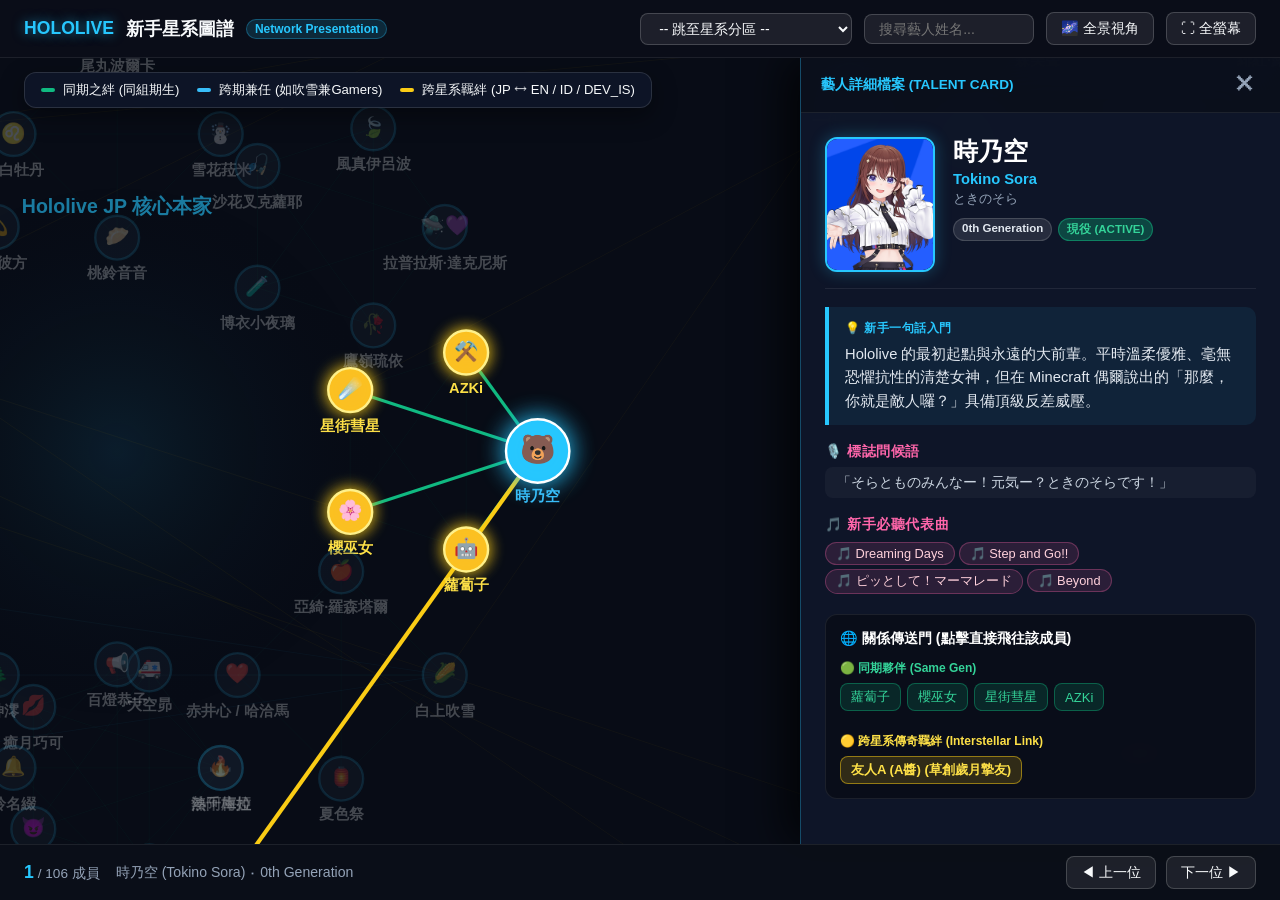
<file: presentation_graph/index.html>
<!DOCTYPE html>
<html lang="zh-TW">
<head>
  <meta charset="UTF-8">
  <meta name="viewport" content="width=device-width, initial-scale=1.0">
  <title>Hololive 關係星系圖譜簡報 (Interactive Graph Showcase)</title>
  <style>
    :root {
      --bg-dark: #080c16;
      --card-bg: rgba(15, 23, 42, 0.95);
      --accent-cyan: #27c7fe;
      --accent-pink: #ff66ab;
      --accent-purple: #9d4edd;
      --color-gen: #10b981;             /* 同期之絆: 翡翠綠 */
      --color-cross-gen: #38bdf8;        /* 跨期兼任: 青空藍 (如吹雪兼Gamers隊長) */
      --color-cross-cluster: #facc15;    /* 跨星系羈絆: 星芒金 (如PekoMoona、SuiCalli) */
      --text-main: #f8fafc;
      --text-muted: #94a3b8;
      --font-sans: -apple-system, BlinkMacSystemFont, "Segoe UI", Roboto, "PingFang TC", "Noto Sans TC", sans-serif;
    }

    * {
      box-sizing: border-box;
      margin: 0;
      padding: 0;
    }

    html, body {
      width: 100%;
      height: 100vh;
      overflow: hidden;
      background-color: var(--bg-dark);
      color: var(--text-main);
      font-family: var(--font-sans);
      user-select: none;
    }

    body {
      display: flex;
      flex-direction: column;
    }

    /* Top Navigation Header */
    header {
      height: 58px;
      flex-shrink: 0;
      padding: 0 24px;
      display: flex;
      align-items: center;
      justify-content: space-between;
      border-bottom: 1px solid rgba(255, 255, 255, 0.08);
      background: rgba(11, 15, 25, 0.92);
      backdrop-filter: blur(12px);
      z-index: 50;
    }

    .brand {
      display: flex;
      align-items: center;
      gap: 12px;
      font-weight: 700;
      font-size: 1.1rem;
    }

    .logo-holo {
      color: var(--accent-cyan);
      text-shadow: 0 0 12px rgba(39, 199, 254, 0.6);
      font-weight: 800;
    }

    .badge-sub {
      font-size: 0.75rem;
      padding: 2px 8px;
      border-radius: 9999px;
      background: rgba(39, 199, 254, 0.15);
      color: var(--accent-cyan);
      border: 1px solid rgba(39, 199, 254, 0.3);
    }

    .nav-controls {
      display: flex;
      align-items: center;
      gap: 12px;
    }

    select, input {
      background: rgba(255, 255, 255, 0.08);
      border: 1px solid rgba(255, 255, 255, 0.18);
      color: var(--text-main);
      padding: 6px 14px;
      border-radius: 8px;
      font-size: 0.88rem;
      outline: none;
      transition: all 0.2s;
    }

    select:focus, input:focus {
      border-color: var(--accent-cyan);
      box-shadow: 0 0 8px rgba(39, 199, 254, 0.3);
    }

    select option {
      background: #111827;
      color: #fff;
    }

    .btn {
      background: rgba(255, 255, 255, 0.08);
      border: 1px solid rgba(255, 255, 255, 0.18);
      color: var(--text-main);
      padding: 6px 14px;
      border-radius: 8px;
      cursor: pointer;
      font-size: 0.88rem;
      display: flex;
      align-items: center;
      gap: 6px;
      transition: all 0.2s;
    }

    .btn:hover {
      background: rgba(39, 199, 254, 0.25);
      border-color: var(--accent-cyan);
      color: var(--accent-cyan);
    }

    /* Relationship Legend Bar */
    .legend-bar {
      position: absolute;
      top: 72px;
      left: 24px;
      background: rgba(15, 23, 42, 0.85);
      backdrop-filter: blur(12px);
      border: 1px solid rgba(255, 255, 255, 0.12);
      border-radius: 12px;
      padding: 8px 16px;
      display: flex;
      align-items: center;
      gap: 18px;
      font-size: 0.82rem;
      z-index: 30;
      box-shadow: 0 8px 24px rgba(0, 0, 0, 0.4);
    }

    .legend-item {
      display: flex;
      align-items: center;
      gap: 8px;
    }

    .legend-color {
      width: 14px;
      height: 4px;
      border-radius: 2px;
    }

    /* Graph Canvas Area */
    #canvas-container {
      flex: 1;
      position: relative;
      width: 100%;
      height: 100%;
      cursor: grab;
    }

    #canvas-container:active {
      cursor: grabbing;
    }

    canvas {
      display: block;
      width: 100%;
      height: 100%;
    }

    /* Sliding Talent Info Drawer (Right Side) */
    .slide-panel {
      position: fixed;
      top: 58px;
      right: 0;
      bottom: 56px;
      width: 480px;
      max-width: 90vw;
      background: var(--card-bg);
      border-left: 1px solid rgba(39, 199, 254, 0.3);
      backdrop-filter: blur(24px);
      box-shadow: -15px 0 40px rgba(0, 0, 0, 0.7);
      transform: translateX(100%);
      transition: transform 0.35s cubic-bezier(0.16, 1, 0.3, 1);
      z-index: 40;
      display: flex;
      flex-direction: column;
      overflow: hidden;
    }

    .slide-panel.open {
      transform: translateX(0);
    }

    .panel-header-bar {
      padding: 12px 20px;
      display: flex;
      justify-content: space-between;
      align-items: center;
      background: rgba(0, 0, 0, 0.3);
      border-bottom: 1px solid rgba(255, 255, 255, 0.08);
    }

    .panel-close-btn {
      background: transparent;
      border: none;
      color: var(--text-muted);
      font-size: 1.4rem;
      cursor: pointer;
      line-height: 1;
      padding: 4px;
    }

    .panel-close-btn:hover {
      color: #fff;
    }

    .panel-content {
      flex: 1;
      overflow-y: auto;
      padding: 24px;
      display: flex;
      flex-direction: column;
      gap: 18px;
    }

    /* Profile Header in Card */
    .profile-card {
      display: flex;
      gap: 18px;
      align-items: flex-start;
      border-bottom: 1px solid rgba(255, 255, 255, 0.08);
      padding-bottom: 16px;
    }

    .profile-avatar {
      width: 110px;
      height: 135px;
      border-radius: 12px;
      overflow: hidden;
      border: 2px solid var(--accent-cyan);
      box-shadow: 0 0 16px rgba(39, 199, 254, 0.3);
      flex-shrink: 0;
      background: #000;
    }

    .profile-avatar img {
      width: 100%;
      height: 100%;
      object-fit: cover;
      object-position: top center;
    }

    .profile-meta {
      display: flex;
      flex-direction: column;
      gap: 4px;
      flex: 1;
    }

    .profile-title {
      font-size: 1.55rem;
      font-weight: 800;
      color: #fff;
      line-height: 1.2;
    }

    .profile-en {
      font-size: 0.92rem;
      color: var(--accent-cyan);
      font-weight: 600;
    }

    .profile-jp {
      font-size: 0.8rem;
      color: var(--text-muted);
    }

    .badges-row {
      display: flex;
      flex-wrap: wrap;
      gap: 6px;
      margin-top: 6px;
    }

    .badge-pill {
      font-size: 0.72rem;
      padding: 3px 8px;
      border-radius: 9999px;
      font-weight: 600;
    }

    .badge-gen {
      background: rgba(255, 255, 255, 0.1);
      border: 1px solid rgba(255, 255, 255, 0.15);
      color: #e2e8f0;
    }

    .status-active {
      background: rgba(16, 185, 129, 0.3);
      color: #34d399;
      border: 1px solid rgba(16, 185, 129, 0.5);
    }

    .status-graduate {
      background: rgba(168, 85, 247, 0.3);
      color: #c084fc;
      border: 1px solid rgba(168, 85, 247, 0.5);
    }

    .status-breakoff {
      background: rgba(245, 158, 11, 0.3);
      color: #fbbf24;
      border: 1px solid rgba(245, 158, 11, 0.5);
    }

    .status-resign {
      background: rgba(14, 165, 233, 0.3);
      color: #38bdf8;
      border: 1px solid rgba(14, 165, 233, 0.5);
    }

    /* Beginner Info Box */
    .beginner-box {
      background: rgba(39, 199, 254, 0.08);
      border-left: 4px solid var(--accent-cyan);
      padding: 12px 16px;
      border-radius: 0 10px 10px 0;
      font-size: 0.92rem;
      line-height: 1.6;
      color: #e2e8f0;
    }

    .beginner-box-label {
      font-size: 0.75rem;
      font-weight: 700;
      color: var(--accent-cyan);
      margin-bottom: 4px;
      letter-spacing: 0.5px;
      display: flex;
      align-items: center;
      gap: 6px;
    }

    /* Detail Blocks */
    .card-block {
      display: flex;
      flex-direction: column;
      gap: 6px;
    }

    .card-block-title {
      font-size: 0.85rem;
      font-weight: 700;
      color: var(--accent-pink);
      text-transform: uppercase;
      letter-spacing: 0.6px;
    }

    .greeting-text {
      font-size: 0.88rem;
      color: #cbd5e1;
      padding: 6px 12px;
      background: rgba(255, 255, 255, 0.04);
      border-radius: 8px;
    }

    .song-pill {
      background: rgba(255, 102, 171, 0.12);
      border: 1px solid rgba(255, 102, 171, 0.3);
      color: #ffd1dc;
      padding: 3px 10px;
      border-radius: 9999px;
      font-size: 0.8rem;
      display: inline-flex;
      align-items: center;
      gap: 4px;
      margin: 2px 4px 2px 0;
    }

    /* Interactive Relationship Portals */
    .portals-section {
      background: rgba(0, 0, 0, 0.35);
      border: 1px solid rgba(255, 255, 255, 0.08);
      border-radius: 12px;
      padding: 14px;
      display: flex;
      flex-direction: column;
      gap: 12px;
    }

    .portals-header {
      font-size: 0.88rem;
      font-weight: 700;
      color: #fff;
      display: flex;
      align-items: center;
      gap: 6px;
    }

    .portal-group {
      display: flex;
      flex-direction: column;
      gap: 6px;
    }

    .portal-group-label {
      font-size: 0.75rem;
      font-weight: 700;
      color: var(--text-muted);
    }

    .portal-buttons {
      display: flex;
      flex-wrap: wrap;
      gap: 6px;
    }

    .portal-btn {
      padding: 4px 10px;
      border-radius: 8px;
      font-size: 0.82rem;
      cursor: pointer;
      display: flex;
      align-items: center;
      gap: 6px;
      transition: all 0.2s;
      border: 1px solid transparent;
      color: #fff;
    }

    .portal-btn-gen {
      background: rgba(16, 185, 129, 0.15);
      border-color: rgba(16, 185, 129, 0.4);
      color: #34d399;
    }

    .portal-btn-gen:hover {
      background: rgba(16, 185, 129, 0.35);
      box-shadow: 0 0 10px rgba(16, 185, 129, 0.4);
    }

    .portal-btn-cross-gen {
      background: rgba(56, 189, 248, 0.15);
      border-color: rgba(56, 189, 248, 0.45);
      color: #38bdf8;
      font-weight: 600;
    }

    .portal-btn-cross-gen:hover {
      background: rgba(56, 189, 248, 0.35);
      box-shadow: 0 0 10px rgba(56, 189, 248, 0.4);
    }

    .portal-btn-cross-cluster {
      background: rgba(250, 204, 21, 0.16);
      border-color: rgba(250, 204, 21, 0.5);
      color: #fde047;
      font-weight: 600;
    }

    .portal-btn-cross-cluster:hover {
      background: rgba(250, 204, 21, 0.35);
      box-shadow: 0 0 12px rgba(250, 204, 21, 0.5);
    }

    /* Bottom Control Bar */
    footer {
      height: 56px;
      flex-shrink: 0;
      background: rgba(11, 15, 25, 0.95);
      border-top: 1px solid rgba(255, 255, 255, 0.08);
      display: flex;
      align-items: center;
      justify-content: space-between;
      padding: 0 24px;
      z-index: 50;
    }

    .footer-left {
      display: flex;
      align-items: center;
      gap: 16px;
      font-size: 0.88rem;
    }

    .node-index-badge {
      font-weight: 800;
      color: var(--accent-cyan);
      font-size: 1.1rem;
    }

    .footer-actions {
      display: flex;
      align-items: center;
      gap: 10px;
    }

    /* Custom Scrollbar */
    ::-webkit-scrollbar {
      width: 5px;
    }
    ::-webkit-scrollbar-thumb {
      background: rgba(255, 255, 255, 0.2);
      border-radius: 3px;
    }
  </style>
</head>
<body>

  <!-- Top Navigation Header -->
  <header>
    <div class="brand">
      <span class="logo-holo">HOLOLIVE</span>
      <span>新手星系圖譜</span>
      <span class="badge-sub">Network Presentation</span>
    </div>

    <div class="nav-controls">
      <select id="clusterSelect" title="跳至星系分區">
        <option value="">-- 跳至星系分區 --</option>
        <option value="JP">1. Hololive JP 核心本家</option>
        <option value="DEV_IS">2. DEV_IS 音樂星系</option>
        <option value="EN">3. Hololive EN 海外先鋒</option>
        <option value="ID">4. Hololive ID 南洋星系</option>
        <option value="STARS">5. HOLOSTARS 冒險星座</option>
        <option value="STAFF">6. 營運 Staff 指揮樞紐</option>
      </select>

      <input type="text" id="memberSearch" placeholder="搜尋藝人姓名..." style="width: 170px;">
      <button class="btn" id="btnResetView" title="重置全景視角">🌌 全景視角</button>
      <button class="btn" id="btnFullscreen" title="切換全螢幕">⛶ 全螢幕</button>
    </div>
  </header>

  <!-- Legend Bar -->
  <div class="legend-bar">
    <div class="legend-item">
      <div class="legend-color" style="background: var(--color-gen);"></div>
      <span>同期之絆 (同組期生)</span>
    </div>
    <div class="legend-item">
      <div class="legend-color" style="background: var(--color-cross-gen);"></div>
      <span>跨期兼任 (如吹雪兼Gamers)</span>
    </div>
    <div class="legend-item">
      <div class="legend-color" style="background: var(--color-cross-cluster);"></div>
      <span>跨星系羈絆 (JP ⟷ EN / ID / DEV_IS)</span>
    </div>
  </div>

  <!-- Interactive Canvas Graph Container -->
  <div id="canvas-container">
    <canvas id="graphCanvas"></canvas>
  </div>

  <!-- Sliding Talent Information Drawer -->
  <aside class="slide-panel" id="slidePanel">
    <div class="panel-header-bar">
      <span style="font-size: 0.85rem; font-weight: 700; color: var(--accent-cyan);">藝人詳細檔案 (TALENT CARD)</span>
      <button class="panel-close-btn" id="btnClosePanel">✕</button>
    </div>

    <div class="panel-content" id="panelContent">
      <!-- Dynamic Profile Rendering -->
    </div>
  </aside>

  <!-- Bottom Control Bar -->
  <footer>
    <div class="footer-left">
      <div>
        <span class="node-index-badge" id="nodeIndex">1</span>
        <span style="color: var(--text-muted); font-size: 0.85rem;"> / 106 成員</span>
      </div>
      <div style="color: var(--text-muted);" id="currentFocusName">點擊圖譜中的任一成員開始導覽</div>
    </div>

    <div class="footer-actions">
      <button class="btn" id="btnPrevNode" title="上一個成員 (Left Arrow)">◀ 上一位</button>
      <button class="btn" id="btnNextNode" title="下一個成員 (Right Arrow)">下一位 ▶</button>
    </div>
  </footer>

  <script>
    const DATA = {"nodes": [{"id": "tokino-sora", "name_zh": "時乃空", "name_en": "Tokino Sora", "name_jp": "ときのそら", "branch": "Hololive JP", "branch_group": "JP", "generation": "0th Generation", "gen_id": "jp-0th", "status": "active", "graduation_date": null, "fan_name": "そらとも (Soratomo)", "oshi_mark": "🐻", "illustrator": "おるだん", "image": "../asset/picture/hololive/Tokino-Sora_list_thumb.png", "beginner_summary": "Hololive 的最初起點與永遠的大前輩。平時溫柔優雅、毫無恐懼抗性的清楚女神，但在 Minecraft 偶爾說出的「那麼，你就是敵人囉？」具備頂級反差威壓。", "opening_greeting": "そらとものみんなー！元気ー？ときのそらです！", "closing_greeting": "ではでは、ときのそらでした！ばいばーい！", "songs": ["Dreaming Days", "Step and Go!!", "ピッとして！マーマレード", "Beyond"], "x": 345.0, "y": 0.0, "radius": 22, "portals": [{"target_id": "roboco", "name_zh": "蘿蔔子", "type": "gen", "label": "同期夥伴"}, {"target_id": "sakura-miko", "name_zh": "櫻巫女", "type": "gen", "label": "同期夥伴"}, {"target_id": "hoshimachi-suisei", "name_zh": "星街彗星", "type": "gen", "label": "同期夥伴"}, {"target_id": "azki", "name_zh": "AZKi", "type": "gen", "label": "同期夥伴"}, {"target_id": "friend-a", "name_zh": "友人A (A醬)", "type": "cross_cluster", "label": "🌌 【STAFF ⟷ JP】草創歲月摯友 營運與元祖偶像紐帶"}]}, {"id": "roboco", "name_zh": "蘿蔔子", "name_en": "Robocosan", "name_jp": "ロボ子さん", "branch": "Hololive JP", "branch_group": "JP", "generation": "0th Generation", "gen_id": "jp-0th", "status": "active", "graduation_date": null, "fan_name": "ろぼっ子 (Robokko)", "oshi_mark": "🤖", "illustrator": "ぽよよんろっく", "image": "../asset/picture/hololive/Robocosan_list_thumb.png", "beginner_summary": "來自未來的高性能機器人少女。聲線極度慵懶治癒，雖然自稱高性能但經常展現按錯按鈕或迷路的可愛廢柴（呆萌）屬性。", "opening_greeting": "ハローぼこー！ロボ子さんだよー！", "closing_greeting": "おつぼこでしたー！", "songs": ["アザミ", "Kira meki Rider☆", "リルビ"], "x": 286.3, "y": 80.8, "radius": 22, "portals": [{"target_id": "tokino-sora", "name_zh": "時乃空", "type": "gen", "label": "同期夥伴"}, {"target_id": "sakura-miko", "name_zh": "櫻巫女", "type": "gen", "label": "同期夥伴"}, {"target_id": "hoshimachi-suisei", "name_zh": "星街彗星", "type": "gen", "label": "同期夥伴"}, {"target_id": "azki", "name_zh": "AZKi", "type": "gen", "label": "同期夥伴"}]}, {"id": "sakura-miko", "name_zh": "櫻巫女", "name_en": "Sakura Miko", "name_jp": "さくらみこ", "branch": "Hololive JP", "branch_group": "JP", "generation": "0th Generation", "gen_id": "jp-0th", "status": "active", "graduation_date": null, "fan_name": "35P (Mikopi)", "oshi_mark": "🌸", "illustrator": "田中雄一 / おるだん", "image": "../asset/picture/hololive/Sakura-Miko_talent_list_thumb.png", "beginner_summary": "全社公認的頂級綜藝之神。自稱「菁英」但說話自帶咬舌嬰兒音，在 GTA 中的「Stay Home」與在 Minecraft 中無數次被熔岩燒毀神社的場面笑翻全網。", "opening_greeting": "にゃっはろー！ホロライブ0期生のさくらみこです！", "closing_greeting": "おつみこー！ばいばーい！", "songs": ["サクラカゼ", "花月ノ夢", "僕らと君のうた", "DAI DA DAI FANTASY"], "x": 191.2, "y": 50.0, "radius": 22, "portals": [{"target_id": "tokino-sora", "name_zh": "時乃空", "type": "gen", "label": "同期夥伴"}, {"target_id": "roboco", "name_zh": "蘿蔔子", "type": "gen", "label": "同期夥伴"}, {"target_id": "hoshimachi-suisei", "name_zh": "星街彗星", "type": "gen", "label": "同期夥伴"}, {"target_id": "azki", "name_zh": "AZKi", "type": "gen", "label": "同期夥伴"}, {"target_id": "hiodoshi-ao", "name_zh": "火威青", "type": "cross_cluster", "label": "🌌 【JP ⟷ DEV_IS】本家綜藝之神 ⟷ DEV_IS 遺憾帥哥"}]}, {"id": "hoshimachi-suisei", "name_zh": "星街彗星", "name_en": "Hoshimachi Suisei", "name_jp": "星街すいせい", "branch": "Hololive JP", "branch_group": "JP", "generation": "0th Generation", "gen_id": "jp-0th", "status": "active", "graduation_date": null, "fan_name": "星詠者 (Hoshayomi)", "oshi_mark": "☄️", "illustrator": "手島nari", "image": "../asset/picture/hololive/Hoshimachi-Suisei_list_thumb.png", "beginner_summary": "首位登上日本《THE FIRST TAKE》殿堂的全能歌姬。歌聲爆發力震撼人心，但在生存遊戲與俄羅斯方塊中手持黃金斧頭屠殺對手時極度冷酷狂氣。", "opening_greeting": "こんすいー！ホロライブ0期生の星街すいせいです！", "closing_greeting": "それでは、おやすみー！", "songs": ["Stellar Stellar", "GHOST", "NEXT COLOR PLANET", "ビビデバ (Bibbidiba)"], "x": 191.2, "y": -50.0, "radius": 22, "portals": [{"target_id": "tokino-sora", "name_zh": "時乃空", "type": "gen", "label": "同期夥伴"}, {"target_id": "roboco", "name_zh": "蘿蔔子", "type": "gen", "label": "同期夥伴"}, {"target_id": "sakura-miko", "name_zh": "櫻巫女", "type": "gen", "label": "同期夥伴"}, {"target_id": "azki", "name_zh": "AZKi", "type": "gen", "label": "同期夥伴"}, {"target_id": "mori-calliope", "name_zh": "森美聲", "type": "cross_cluster", "label": "🌌 【JP ⟷ EN】SuiCalli 跨星系音樂雙天后 (Wicked)"}]}, {"id": "azki", "name_zh": "AZKi", "name_en": "AZKi", "name_jp": "AZKi", "branch": "Hololive JP", "branch_group": "JP", "generation": "0th Generation", "gen_id": "jp-0th", "status": "active", "graduation_date": null, "fan_name": "開拓者 (Pioneer)", "oshi_mark": "⚒️", "illustrator": "焦茶 / 加隈亜衣 / ぽよよんろっく", "image": "../asset/picture/hololive/AZKi_list_thumb.png", "beginner_summary": "原為音樂特化廠牌引領者，音色深邃動人。近年因在《GeoGuessr》中僅憑一根電線桿或路面柏油就能數秒內精確盲猜到地點而被封為「地圖女神」。", "opening_greeting": "こんあずきー！AZKiです！", "closing_greeting": "おつあずきでしたー！", "songs": ["いのち", "青い夢", "Without U", "Creating world"], "x": 286.3, "y": -80.8, "radius": 22, "portals": [{"target_id": "tokino-sora", "name_zh": "時乃空", "type": "gen", "label": "同期夥伴"}, {"target_id": "roboco", "name_zh": "蘿蔔子", "type": "gen", "label": "同期夥伴"}, {"target_id": "sakura-miko", "name_zh": "櫻巫女", "type": "gen", "label": "同期夥伴"}, {"target_id": "hoshimachi-suisei", "name_zh": "星街彗星", "type": "gen", "label": "同期夥伴"}]}, {"id": "shirakami-fubuki", "name_zh": "白上吹雪", "name_en": "Shirakami Fubuki", "name_jp": "白上フブキ", "branch": "Hololive JP", "branch_group": "JP", "generation": "1st Generation / Gamers", "gen_id": "jp-1st", "status": "active", "graduation_date": null, "fan_name": "すこん部 (Sukonbu)", "oshi_mark": "🌽", "illustrator": "凪白みと", "image": "../asset/picture/hololive/Shirakami-Fubuki_list_thumb.png", "beginner_summary": "全社的靈魂隊長與核心精神支柱。情商極高、熱愛二次元動漫，每當海外粉絲求婚時會微笑斬釘截鐵發卡：「No wife! Friends!」。", "opening_greeting": "こんこんきーつね！白上フブキです！", "closing_greeting": "おつこーん！またね！", "songs": ["Say!ファンファーレ!", "KINGWORLD", "KONKON Beats"], "x": 268.8, "y": 183.8, "radius": 22, "portals": [{"target_id": "natsuiro-matsuri", "name_zh": "夏色祭", "type": "gen", "label": "同期夥伴"}, {"target_id": "akai-haato", "name_zh": "赤井心 / 哈洽馬", "type": "gen", "label": "同期夥伴"}, {"target_id": "aki-rosenthal", "name_zh": "亞綺·羅森塔爾", "type": "gen", "label": "同期夥伴"}, {"target_id": "ookami-mio", "name_zh": "大神澪", "type": "cross_gen", "label": "🔹 跨期兼任：Gamers 隊長兼靈魂神柱"}, {"target_id": "nekomata-okayu", "name_zh": "貓又小粥", "type": "cross_gen", "label": "🔹 跨期兼任：Gamers 同組夥伴"}, {"target_id": "inugami-korone", "name_zh": "戌神沁音", "type": "cross_gen", "label": "🔹 跨期兼任：Gamers 同組夥伴"}, {"target_id": "ayunda-risu", "name_zh": "阿優達·理樹", "type": "cross_cluster", "label": "🌌 【JP ⟷ ID】JP-ID 早期獸耳同盟先鋒"}, {"target_id": "ninomae-inanis", "name_zh": "一伊那爾棲", "type": "cross_cluster", "label": "🌌 【JP ⟷ EN】白狐與章魚 跨國繪師靈魂知心好友"}, {"target_id": "otonose-kanade", "name_zh": "音乃瀨奏", "type": "cross_cluster", "label": "🌌 【JP ⟷ DEV_IS】吹雪隊長 ⟷ 音樂天才奏 (憧憬前輩)"}]}, {"id": "natsuiro-matsuri", "name_zh": "夏色祭", "name_en": "Natsuiro Matsuri", "name_jp": "夏色まつり", "branch": "Hololive JP", "branch_group": "JP", "generation": "1st Generation", "gen_id": "jp-1st", "status": "active", "graduation_date": null, "fan_name": "まつりす (Matsurisu)", "oshi_mark": "🏮", "illustrator": "皆村春樹", "image": "../asset/picture/hololive/Natsuiro-Matsuri_list_thumb.png", "beginner_summary": "充滿元氣活力的啦啦隊少女。性格直率豪爽、毫無偶像包袱，對可愛美少女同伴完全沒有抵抗力，射擊遊戲槍法亦非常強悍。", "opening_greeting": "こんにちわっしょーい！夏色まつりです！", "closing_greeting": "おつまつりー！ばいばーい！", "songs": ["君と眺める夏の花", "HiHiハイテンション！", "ネバギバ夏色ストーリー"], "x": 183.8, "y": 268.8, "radius": 22, "portals": [{"target_id": "shirakami-fubuki", "name_zh": "白上吹雪", "type": "gen", "label": "同期夥伴"}, {"target_id": "akai-haato", "name_zh": "赤井心 / 哈洽馬", "type": "gen", "label": "同期夥伴"}, {"target_id": "aki-rosenthal", "name_zh": "亞綺·羅森塔爾", "type": "gen", "label": "同期夥伴"}]}, {"id": "akai-haato", "name_zh": "赤井心 / 哈洽馬", "name_en": "Akai Haato", "name_jp": "赤井はあと", "branch": "Hololive JP", "branch_group": "JP", "generation": "1st Generation", "gen_id": "jp-1st", "status": "active", "graduation_date": null, "fan_name": "はあとん (Haaton)", "oshi_mark": "❤️", "illustrator": "はる雪", "image": "../asset/picture/hololive/Akai-Haato_list_thumb.png", "beginner_summary": "從最初的金髮傲嬌大小姐，進化為全社最前衛的混沌藝術家「哈洽馬 (Haachama)」。以油炸整隻狼蛛等暗黑料理與獵奇雙重人格影片震驚世界。", "opening_greeting": "はあちゃまっちゃま〜！赤井はあとです！", "closing_greeting": "おつるーじゅ！ばいばーい！", "songs": ["REDHEART", "Infinity", "豚骨インキュベーター"], "x": 98.8, "y": 183.8, "radius": 22, "portals": [{"target_id": "shirakami-fubuki", "name_zh": "白上吹雪", "type": "gen", "label": "同期夥伴"}, {"target_id": "natsuiro-matsuri", "name_zh": "夏色祭", "type": "gen", "label": "同期夥伴"}, {"target_id": "aki-rosenthal", "name_zh": "亞綺·羅森塔爾", "type": "gen", "label": "同期夥伴"}]}, {"id": "aki-rosenthal", "name_zh": "亞綺·羅森塔爾", "name_en": "Aki Rosenthal", "name_jp": "アキ・ローゼンタール", "branch": "Hololive JP", "branch_group": "JP", "generation": "1st Generation", "gen_id": "jp-1st", "status": "active", "graduation_date": null, "fan_name": "ロゼ隊 (Rosetai)", "oshi_mark": "🍎", "illustrator": "安曇アキタケ", "image": "../asset/picture/hololive/Aki-Rosenthal_list_thumb.png", "beginner_summary": "異世界的半精靈少女，以自創虛構架空語言演唱民族神曲《シャルイース》。擅長高難度肚皮舞，在荒野生存遊戲中擁有極強拓荒耐力。", "opening_greeting": "アローナ！アキ・ローゼンタールだよ！", "closing_greeting": "おつローナ！まったねー！", "songs": ["シャルイース (Shallys)", "ヒロインオーディション", "Rose of the Lamp"], "x": 183.8, "y": 98.8, "radius": 22, "portals": [{"target_id": "shirakami-fubuki", "name_zh": "白上吹雪", "type": "gen", "label": "同期夥伴"}, {"target_id": "natsuiro-matsuri", "name_zh": "夏色祭", "type": "gen", "label": "同期夥伴"}, {"target_id": "akai-haato", "name_zh": "赤井心 / 哈洽馬", "type": "gen", "label": "同期夥伴"}]}, {"id": "minato-aqua", "name_zh": "湊阿庫婭", "name_en": "Minato Aqua", "name_jp": "湊あくあ", "branch": "Hololive JP", "branch_group": "JP", "generation": "2nd Generation", "gen_id": "jp-2nd", "status": "graduate", "graduation_date": "2024-08-28", "fan_name": "あくああくるー (Aqua Crew)", "oshi_mark": "⚓", "illustrator": "がおう", "image": "../asset/picture/hololive/Minato-Aqua_talent_list_thumb.png", "beginner_summary": "穿著女僕裝的電競天才。雖然私底下重度社恐到跟人講話都會發抖，但在 Apex 戰場上卻是全社頂級的無敵獵殺者戰神。", "opening_greeting": "こんあくあー！ホロライブ2期生の湊あくあです！", "closing_greeting": "おつあくあー！", "songs": ["あくあ色ぱれっと", "#あくあ色パレット", "Uni-glory", "きらきら"], "x": 85.0, "y": 260.0, "radius": 22, "portals": [{"target_id": "murasaki-shion", "name_zh": "紫咲詩音", "type": "gen", "label": "同期夥伴"}, {"target_id": "nakiri-ayame", "name_zh": "百鬼綾目", "type": "gen", "label": "同期夥伴"}, {"target_id": "yuzuki-choco", "name_zh": "癒月巧可", "type": "gen", "label": "同期夥伴"}, {"target_id": "oozora-subaru", "name_zh": "大空昴", "type": "gen", "label": "同期夥伴"}]}, {"id": "murasaki-shion", "name_zh": "紫咲詩音", "name_en": "Murasaki Shion", "name_jp": "紫咲シオン", "branch": "Hololive JP", "branch_group": "JP", "generation": "2nd Generation", "gen_id": "jp-2nd", "status": "graduate", "graduation_date": "2025-04-26", "fan_name": "塩っ子 (Shiokko)", "oshi_mark": "🌙", "illustrator": "Tam-U", "image": "../asset/picture/hololive/Murasaki-Shion_list_thumb.png", "beginner_summary": "黑魔導名門出身的傲嬌臭小鬼。招牌魔性嘲諷笑聲極具辨識度，唱歌時卻擁有清澈高亢的美聲，曾因睡過頭引來數萬觀眾在待機室圍觀聊天。", "opening_greeting": "こんしお〜！紫咲シオンだよ！", "closing_greeting": "おつしお〜！ばいばーい！", "songs": ["メイジ・オブ・ヴァイオレット", "シャンデリア", "ディソナンス"], "x": 26.3, "y": 340.8, "radius": 22, "portals": [{"target_id": "minato-aqua", "name_zh": "湊阿庫婭", "type": "gen", "label": "同期夥伴"}, {"target_id": "nakiri-ayame", "name_zh": "百鬼綾目", "type": "gen", "label": "同期夥伴"}, {"target_id": "yuzuki-choco", "name_zh": "癒月巧可", "type": "gen", "label": "同期夥伴"}, {"target_id": "oozora-subaru", "name_zh": "大空昴", "type": "gen", "label": "同期夥伴"}]}, {"id": "nakiri-ayame", "name_zh": "百鬼綾目", "name_en": "Nakiri Ayame", "name_jp": "百鬼あやめ", "branch": "Hololive JP", "branch_group": "JP", "generation": "2nd Generation", "gen_id": "jp-2nd", "status": "active", "graduation_date": null, "fan_name": "百鬼組 (Nakirigumi)", "oshi_mark": "😈", "illustrator": "ななかぐら", "image": "../asset/picture/hololive/Nakiri-Ayame_list_thumb.png", "beginner_summary": "魔界學校的百鬼大小姐。笑點極低，其軟萌純粹的呵呵笑聲被全體粉絲奉為能治癒一切疲勞的「百鬼正能量元素 (Nakirium)」。", "opening_greeting": "こんなきりー！百鬼あやめだぞ！", "closing_greeting": "おつなきりー！またね！", "songs": ["かわ世", "夢花火", "宵の余、良い！"], "x": -68.8, "y": 310.0, "radius": 22, "portals": [{"target_id": "minato-aqua", "name_zh": "湊阿庫婭", "type": "gen", "label": "同期夥伴"}, {"target_id": "murasaki-shion", "name_zh": "紫咲詩音", "type": "gen", "label": "同期夥伴"}, {"target_id": "yuzuki-choco", "name_zh": "癒月巧可", "type": "gen", "label": "同期夥伴"}, {"target_id": "oozora-subaru", "name_zh": "大空昴", "type": "gen", "label": "同期夥伴"}]}, {"id": "yuzuki-choco", "name_zh": "癒月巧可", "name_en": "Yuzuki Choco", "name_jp": "癒月ちょこ", "branch": "Hololive JP", "branch_group": "JP", "generation": "2nd Generation", "gen_id": "jp-2nd", "status": "active", "graduation_date": null, "fan_name": "ちょこ民 (Chocomin)", "oshi_mark": "💋", "illustrator": "Masami Chie", "image": "../asset/picture/hololive/Yuzuki-Choco_list_thumb.png", "beginner_summary": "魔界學校保健室惡魔護士。聲線極度性感沙啞，也是全社廚藝最精湛的料理大廚，早期曾舉辦無數爆笑的「學力常識身體檢查」企劃。", "opening_greeting": "Good morning, my sweet students! 癒月ちょこです！", "closing_greeting": "お疲れ様でした、またねー！", "songs": ["NoDistance", "Sick Hack", "ChocoLove"], "x": -68.8, "y": 210.0, "radius": 22, "portals": [{"target_id": "minato-aqua", "name_zh": "湊阿庫婭", "type": "gen", "label": "同期夥伴"}, {"target_id": "murasaki-shion", "name_zh": "紫咲詩音", "type": "gen", "label": "同期夥伴"}, {"target_id": "nakiri-ayame", "name_zh": "百鬼綾目", "type": "gen", "label": "同期夥伴"}, {"target_id": "oozora-subaru", "name_zh": "大空昴", "type": "gen", "label": "同期夥伴"}]}, {"id": "oozora-subaru", "name_zh": "大空昴", "name_en": "Oozora Subaru", "name_jp": "大空スバル", "branch": "Hololive JP", "branch_group": "JP", "generation": "2nd Generation", "gen_id": "jp-2nd", "status": "active", "graduation_date": null, "fan_name": "スバ友 (Subatomo)", "oshi_mark": "🚑", "illustrator": "しぐれうい", "image": "../asset/picture/hololive/Oozora-Subaru_list_thumb.png", "beginner_summary": "綜合格鬥技部元氣經理。陽光爽朗的社內最強吐槽役，聲音酷似唐老鴨，其二創「魔性搖擺跳舞小黃鴨 (Shuba Duck)」風靡全球歐美主流迷因界。", "opening_greeting": "ちわーす！ホロライブ2期生の大空スバルっス！", "closing_greeting": "おつばるー！ばいばーい！", "songs": ["太陽少女", "ぷ・れ・あ・で・す！", "スターライト"], "x": 26.3, "y": 179.2, "radius": 22, "portals": [{"target_id": "minato-aqua", "name_zh": "湊阿庫婭", "type": "gen", "label": "同期夥伴"}, {"target_id": "murasaki-shion", "name_zh": "紫咲詩音", "type": "gen", "label": "同期夥伴"}, {"target_id": "nakiri-ayame", "name_zh": "百鬼綾目", "type": "gen", "label": "同期夥伴"}, {"target_id": "yuzuki-choco", "name_zh": "癒月巧可", "type": "gen", "label": "同期夥伴"}]}, {"id": "ookami-mio", "name_zh": "大神澪", "name_en": "Ookami Mio", "name_jp": "大神ミオ", "branch": "Hololive JP", "branch_group": "JP", "generation": "Gamers", "gen_id": "jp-gamers", "status": "active", "graduation_date": null, "fan_name": "ミオリファ (Miofa)", "oshi_mark": "🌲", "illustrator": "泉彩", "image": "../asset/picture/hololive/Ookami-Mio_thumb.png", "beginner_summary": "全社成員最信賴的心靈港灣「澪媽媽」。擅長靈驗無比的塔羅牌占卜算命，但被逗樂時笑到乾嘔咳嗽的反差魔性笑聲深得觀眾喜愛。", "opening_greeting": "こんばんみぉーん！大神ミオだよー！", "closing_greeting": "おつみぉーん！またね！", "songs": ["Howling", "夜光通信", "わんわん日和"], "x": -98.8, "y": 183.8, "radius": 22, "portals": [{"target_id": "nekomata-okayu", "name_zh": "貓又小粥", "type": "gen", "label": "同期夥伴"}, {"target_id": "inugami-korone", "name_zh": "戌神沁音", "type": "gen", "label": "同期夥伴"}, {"target_id": "shirakami-fubuki", "name_zh": "白上吹雪", "type": "cross_gen", "label": "🔹 跨期兼任：Gamers 隊長兼靈魂神柱"}]}, {"id": "nekomata-okayu", "name_zh": "貓又小粥", "name_en": "Nekomata Okayu", "name_jp": "猫又おかゆ", "branch": "Hololive JP", "branch_group": "JP", "generation": "Gamers", "gen_id": "jp-gamers", "status": "active", "graduation_date": null, "fan_name": "おにぎりゃー (Onigirya)", "oshi_mark": "🍙", "illustrator": "神岡ちろる", "image": "../asset/picture/hololive/Nekomata-Okayu_list_thumb.png", "beginner_summary": "經營飯糰店的悠閒紫貓。聲音慵懶迷人，在談吐間無形撩撥全社女孩子，常因偷吃食物被大空昴送上法庭審判卻總能無罪獲釋。", "opening_greeting": "もぐもぐ〜おかゆ〜！猫又おかゆです！", "closing_greeting": "おつかれさま〜！ばいばい！", "songs": ["もぐもぐYUMMY！", "パボ", "毒の王子さま", "デタラメな残像"], "x": -226.3, "y": 257.5, "radius": 22, "portals": [{"target_id": "ookami-mio", "name_zh": "大神澪", "type": "gen", "label": "同期夥伴"}, {"target_id": "inugami-korone", "name_zh": "戌神沁音", "type": "gen", "label": "同期夥伴"}, {"target_id": "shirakami-fubuki", "name_zh": "白上吹雪", "type": "cross_gen", "label": "🔹 跨期兼任：Gamers 同組夥伴"}]}, {"id": "inugami-korone", "name_zh": "戌神沁音", "name_en": "Inugami Korone", "name_jp": "戌神ころね", "branch": "Hololive JP", "branch_group": "JP", "generation": "Gamers", "gen_id": "jp-gamers", "status": "active", "graduation_date": null, "fan_name": "ころねすきー (Koronesuki)", "oshi_mark": "🥐", "illustrator": "フカヒレ", "image": "../asset/picture/hololive/Inugami-Korone_talent_list_thumb.png", "beginner_summary": "麵包店打工的柴犬娘。以動輒十幾二十小時的超長耐久直播聞名，開播要求觀眾切下「手指 (Yubi)」保管的獵奇可愛設定連歐美電玩官方都致敬。", "opening_greeting": "おほ〜！ゆびゆび〜！戌神ころねだよ！", "closing_greeting": "おつころーん！ばいばーい！", "songs": ["ころねの最凶天災☆わんだふぉー❤", "Wonky Monkey", "Doggy god's street"], "x": -226.3, "y": 110.2, "radius": 22, "portals": [{"target_id": "ookami-mio", "name_zh": "大神澪", "type": "gen", "label": "同期夥伴"}, {"target_id": "nekomata-okayu", "name_zh": "貓又小粥", "type": "gen", "label": "同期夥伴"}, {"target_id": "shirakami-fubuki", "name_zh": "白上吹雪", "type": "cross_gen", "label": "🔹 跨期兼任：Gamers 同組夥伴"}]}, {"id": "usada-pekora", "name_zh": "兔田佩克拉", "name_en": "Usada Pekora", "name_jp": "兎田ぺこら", "branch": "Hololive JP", "branch_group": "JP", "generation": "3rd Generation (HoloFantasy)", "gen_id": "jp-3rd", "status": "active", "graduation_date": null, "fan_name": "野兔 (Nousagi)", "oshi_mark": "👯‍♀️", "illustrator": "憂姫はぐれ", "image": "../asset/picture/hololive/Usada-Pekora_list_thumb.png", "beginner_summary": "全球女性實況收視冠軍的頂級狂笑喜劇兔。招牌「AH↓HA↑HA↑HA↑」機關槍笑聲極具感染力，在 Minecraft 創立黑科技兔田建設稱霸全服。", "opening_greeting": "こんぺこ！こんぺこ！こんぺこ！兎田ぺこらぺこ！", "closing_greeting": "おつぺこでしたー！", "songs": ["ぺこらんだむぶれいん！", "全人類　兎化計画！", "ラッキー☆オーケストラ"], "x": -175.0, "y": 0.0, "radius": 22, "portals": [{"target_id": "shiranui-flare", "name_zh": "不知火芙蕾雅", "type": "gen", "label": "同期夥伴"}, {"target_id": "shirogane-noel", "name_zh": "白銀諾艾爾", "type": "gen", "label": "同期夥伴"}, {"target_id": "houshou-marine", "name_zh": "寶鐘瑪琳", "type": "gen", "label": "同期夥伴"}, {"target_id": "moona-hoshinova", "name_zh": "慕娜·星諾瓦", "type": "cross_cluster", "label": "🌌 【JP ⟷ ID】PekoMoona 跨星系世紀兔月羈絆"}]}, {"id": "shiranui-flare", "name_zh": "不知火芙蕾雅", "name_en": "Shiranui Flare", "name_jp": "不知火フレア", "branch": "Hololive JP", "branch_group": "JP", "generation": "3rd Generation (HoloFantasy)", "gen_id": "jp-3rd", "status": "active", "graduation_date": null, "fan_name": "エルフレンド (Elfriend)", "oshi_mark": "🔥", "illustrator": "Lack", "image": "../asset/picture/hololive/Shiranui-Flare_list_thumb.png", "beginner_summary": "褐色皮膚半精靈少女，不知火建設社長。聲線沉穩帥氣且極具「男友力」，對建築設計與審美有極高堅持，歌聲深情動人。", "opening_greeting": "こんふぁいやー！不知火フレアだよ！", "closing_greeting": "おつふぁいやー！またね！", "songs": ["Smile & Go!!", "SKYSONG", "ユグドラシル"], "x": -260.0, "y": 85.0, "radius": 22, "portals": [{"target_id": "usada-pekora", "name_zh": "兔田佩克拉", "type": "gen", "label": "同期夥伴"}, {"target_id": "shirogane-noel", "name_zh": "白銀諾艾爾", "type": "gen", "label": "同期夥伴"}, {"target_id": "houshou-marine", "name_zh": "寶鐘瑪琳", "type": "gen", "label": "同期夥伴"}]}, {"id": "shirogane-noel", "name_zh": "白銀諾艾爾", "name_en": "Shirogane Noel", "name_jp": "白銀ノエル", "branch": "Hololive JP", "branch_group": "JP", "generation": "3rd Generation (HoloFantasy)", "gen_id": "jp-3rd", "status": "active", "graduation_date": null, "fan_name": "白銀聖騎士團 (Shirogane Seikishidan)", "oshi_mark": "⚔️", "illustrator": "わたお", "image": "../asset/picture/hololive/Shirogane-Noel_list_thumb.png", "beginner_summary": "力大無窮的實習白銀女騎士。性格溫柔天然呆，熱愛大口暴飲暴食牛丼，其細膩治癒的 ASMR 音聲被譽為睡眠神器。", "opening_greeting": "こんばんまっする！白銀ノエルです！", "closing_greeting": "おつまっする〜！", "songs": ["ほめのび", "OUR TREE", "リリカルMonster"], "x": -345.0, "y": 0.0, "radius": 22, "portals": [{"target_id": "usada-pekora", "name_zh": "兔田佩克拉", "type": "gen", "label": "同期夥伴"}, {"target_id": "shiranui-flare", "name_zh": "不知火芙蕾雅", "type": "gen", "label": "同期夥伴"}, {"target_id": "houshou-marine", "name_zh": "寶鐘瑪琳", "type": "gen", "label": "同期夥伴"}]}, {"id": "houshou-marine", "name_zh": "寶鐘瑪琳", "name_en": "Houshou Marine", "name_jp": "宝鐘マリン", "branch": "Hololive JP", "branch_group": "JP", "generation": "3rd Generation (HoloFantasy)", "gen_id": "jp-3rd", "status": "active", "graduation_date": null, "fan_name": "寶鐘一味 (Houshou Ichimi)", "oshi_mark": "🏴‍☠️", "illustrator": "あかさあい", "image": "../asset/picture/hololive/Houshou-Marine_list_thumb.png", "beginner_summary": "自稱寶鐘海賊團船長（但至今還沒買船）。口才比專業聲優還敏銳，熱愛昭和老歌，原創曲 MV《美少女無罪》《マリ箱》點閱破億引爆全網翻跳。", "opening_greeting": "Ahoy! 宝鐘海賊団船長、宝鐘マリンですぅ〜！", "closing_greeting": "それではみなさん、出航〜！", "songs": ["Ahoy!! 我ら宝鐘海賊団☆", "美少女無罪♡パイレーツ", "I’m Your Treasure Box", "マリ箱"], "x": -260.0, "y": -85.0, "radius": 22, "portals": [{"target_id": "usada-pekora", "name_zh": "兔田佩克拉", "type": "gen", "label": "同期夥伴"}, {"target_id": "shiranui-flare", "name_zh": "不知火芙蕾雅", "type": "gen", "label": "同期夥伴"}, {"target_id": "shirogane-noel", "name_zh": "白銀諾艾爾", "type": "gen", "label": "同期夥伴"}, {"target_id": "hakos-baelz", "name_zh": "哈珂斯·貝爾芙", "type": "cross_cluster", "label": "🌌 【JP ⟷ EN】瑪琳Bae 跨星系舞蹈與相聲搭檔"}]}, {"id": "amane-kanata", "name_zh": "天音彼方", "name_en": "Amane Kanata", "name_jp": "天音かなた", "branch": "Hololive JP", "branch_group": "JP", "generation": "4th Generation (HoloForce)", "gen_id": "jp-4th", "status": "graduate", "graduation_date": "2025-12-27", "fan_name": "へい民 (Heimin)", "oshi_mark": "💫", "illustrator": "おしおしお", "image": "../asset/picture/hololive/Amane-Kanata_talent_list_thumb.png", "beginner_summary": "天界來到人間的見習天使。雖然外表嬌小，但握力高達驚人的 50 公斤能徒手捏碎蘋果，被粉絲愛稱為「握力大猩猩天使」。", "opening_greeting": "こんかなたー！天音かなたです！", "closing_greeting": "おつかなたー！ばいばーい！", "songs": ["特者生存ワンダラダー!!", "別世界", "Knock it out!"], "x": -98.8, "y": -183.8, "radius": 22, "portals": [{"target_id": "tsunomaki-watame", "name_zh": "角卷綿芽", "type": "gen", "label": "同期夥伴"}, {"target_id": "tokoyami-towa", "name_zh": "常闇永遠", "type": "gen", "label": "同期夥伴"}, {"target_id": "himemori-luna", "name_zh": "姬森璐娜", "type": "gen", "label": "同期夥伴"}, {"target_id": "kiryu-coco", "name_zh": "桐生可可", "type": "gen", "label": "同期夥伴"}]}, {"id": "tsunomaki-watame", "name_zh": "角卷綿芽", "name_en": "Tsunomaki Watame", "name_jp": "角巻わため", "branch": "Hololive JP", "branch_group": "JP", "generation": "4th Generation (HoloForce)", "gen_id": "jp-4th", "status": "active", "graduation_date": null, "fan_name": "わためいと (Watamate)", "oshi_mark": "🐏", "illustrator": "ふーみ", "image": "../asset/picture/hololive/Tsunomaki-Watame_talent_list_thumb.png", "beginner_summary": "以登上日本武道館為夢想的吟遊詩人綿羊。歌聲治癒溫暖，晨間節目《綿芽之歌》長壽連載，經典口號是「綿芽沒有做壞事對吧？」。", "opening_greeting": "こんばんわため〜！角巻わためです！", "closing_greeting": "おつわため〜！ばいばーい！", "songs": ["My song", "愛昧ショコラーテ", "曇天羊", "RAINBOW"], "x": -157.6, "y": -103.0, "radius": 22, "portals": [{"target_id": "amane-kanata", "name_zh": "天音彼方", "type": "gen", "label": "同期夥伴"}, {"target_id": "tokoyami-towa", "name_zh": "常闇永遠", "type": "gen", "label": "同期夥伴"}, {"target_id": "himemori-luna", "name_zh": "姬森璐娜", "type": "gen", "label": "同期夥伴"}, {"target_id": "kiryu-coco", "name_zh": "桐生可可", "type": "gen", "label": "同期夥伴"}]}, {"id": "tokoyami-towa", "name_zh": "常闇永遠", "name_en": "Tokoyami Towa", "name_jp": "常闇トワ", "branch": "Hololive JP", "branch_group": "JP", "generation": "4th Generation (HoloForce)", "gen_id": "jp-4th", "status": "active", "graduation_date": null, "fan_name": "眷屬 (Kenzoku)", "oshi_mark": "👾", "illustrator": "rurudo", "image": "../asset/picture/hololive/Tokoyami-Towa_list_thumb.png", "beginner_summary": "本想成為邪惡小惡魔，卻因行事過於正義善良講義氣，被全社一致高呼「托娃真是天使 (TMT)」的超磁性低音實力派歌姬。", "opening_greeting": "こんやっぴー！常闇トワ様です！", "closing_greeting": "おつやっぴー！またね！", "songs": ["Palette", "FACT", "サンビタリア", "ライメイ"], "x": -252.6, "y": -133.9, "radius": 22, "portals": [{"target_id": "amane-kanata", "name_zh": "天音彼方", "type": "gen", "label": "同期夥伴"}, {"target_id": "tsunomaki-watame", "name_zh": "角卷綿芽", "type": "gen", "label": "同期夥伴"}, {"target_id": "himemori-luna", "name_zh": "姬森璐娜", "type": "gen", "label": "同期夥伴"}, {"target_id": "kiryu-coco", "name_zh": "桐生可可", "type": "gen", "label": "同期夥伴"}, {"target_id": "kobo-kanaeru", "name_zh": "科波·卡納耶魯", "type": "cross_cluster", "label": "🌌 【JP ⟷ ID】Kobo & Towa 跨星系母女羈絆"}]}, {"id": "himemori-luna", "name_zh": "姬森璐娜", "name_en": "Himemori Luna", "name_jp": "姫森ルーナ", "branch": "Hololive JP", "branch_group": "JP", "generation": "4th Generation (HoloForce)", "gen_id": "jp-4th", "status": "active", "graduation_date": null, "fan_name": "ルーナイト (LuKnight)", "oshi_mark": "🍬", "illustrator": "かんざきひろ", "image": "../asset/picture/hololive/Himemori-Luna_list_thumb.png", "beginner_summary": "糖果王國的嬌生慣養小公主。說話自帶「Nanora」嬰兒口音，但實際上精通高難度電子琴演奏，且在魔物獵人中是身手老練的狂暴獵人。", "opening_greeting": "みんな〜！お菓子の国のお姫様、姫森ルーナなのら！", "closing_greeting": "おつのら〜！ばいばいなのら！", "songs": ["ぐるぐるめぐる〜ふ", "Luna say maybe", "まんなかぼたん"], "x": -252.6, "y": -233.8, "radius": 22, "portals": [{"target_id": "amane-kanata", "name_zh": "天音彼方", "type": "gen", "label": "同期夥伴"}, {"target_id": "tsunomaki-watame", "name_zh": "角卷綿芽", "type": "gen", "label": "同期夥伴"}, {"target_id": "tokoyami-towa", "name_zh": "常闇永遠", "type": "gen", "label": "同期夥伴"}, {"target_id": "kiryu-coco", "name_zh": "桐生可可", "type": "gen", "label": "同期夥伴"}]}, {"id": "kiryu-coco", "name_zh": "桐生可可", "name_en": "Kiryu Coco", "name_jp": "桐生ココ", "branch": "Hololive JP", "branch_group": "JP", "generation": "4th Generation (HoloForce)", "gen_id": "jp-4th", "status": "graduate", "graduation_date": "2021-07-01", "fan_name": "たつまき (桐生會)", "oshi_mark": "🐉", "illustrator": "yaman**", "image": "../asset/picture/hololive/Kiryu-Coco_list_thumb.png", "beginner_summary": "異世界的傳奇龍之少女。創辦晨間新聞《早安可可》，把西方 Reddit 迷因帶入日本，徹底改變了 Hololive 的文化並引領事務所走向全球世界。", "opening_greeting": "Good Morning Motherfuckers!! 桐生ココです！", "closing_greeting": "おつココ！ばいばーい！", "songs": ["Weather Hackers", "ファンサ"], "x": -157.6, "y": -264.7, "radius": 22, "portals": [{"target_id": "amane-kanata", "name_zh": "天音彼方", "type": "gen", "label": "同期夥伴"}, {"target_id": "tsunomaki-watame", "name_zh": "角卷綿芽", "type": "gen", "label": "同期夥伴"}, {"target_id": "tokoyami-towa", "name_zh": "常闇永遠", "type": "gen", "label": "同期夥伴"}, {"target_id": "himemori-luna", "name_zh": "姬森璐娜", "type": "gen", "label": "同期夥伴"}, {"target_id": "mori-calliope", "name_zh": "森美聲", "type": "cross_cluster", "label": "🌌 【JP ⟷ EN】可可與死神 跨星系先驅引路人"}, {"target_id": "gawr-gura", "name_zh": "噶嗚·古拉", "type": "cross_cluster", "label": "🌌 【JP ⟷ EN】早安新聞與跨國啟蒙"}]}, {"id": "yukihana-lamy", "name_zh": "雪花菈米", "name_en": "Yukihana Lamy", "name_jp": "雪花ラミィ", "branch": "Hololive JP", "branch_group": "JP", "generation": "5th Generation (NePoLaBo)", "gen_id": "jp-5th", "status": "active", "graduation_date": null, "fan_name": "雪民 (Yukimin)", "oshi_mark": "☃️", "illustrator": "リン☆ユウ", "image": "../asset/picture/hololive/Yukihana-Lamy_list_thumb.png", "beginner_summary": "雪精靈純潔美少女，實則是專業的日本酒鑑賞大師。親自與酒莊釀造的聯名清酒「雪夜月」斬獲倫敦世界酒類競賽金獎。", "opening_greeting": "こんらみ〜！雪花ラミィです！", "closing_greeting": "おつらみ〜！ばいばーい！", "songs": ["明日への境界線", "Fleur", "FLOWER of the MOON"], "x": 85.0, "y": -260.0, "radius": 22, "portals": [{"target_id": "momosuzu-nene", "name_zh": "桃鈴音音", "type": "gen", "label": "同期夥伴"}, {"target_id": "shishiro-botan", "name_zh": "獅白牡丹", "type": "gen", "label": "同期夥伴"}, {"target_id": "omaru-polka", "name_zh": "尾丸波爾卡", "type": "gen", "label": "同期夥伴"}]}, {"id": "momosuzu-nene", "name_zh": "桃鈴音音", "name_en": "Momosuzu Nene", "name_jp": "桃鈴ねね", "branch": "Hololive JP", "branch_group": "JP", "generation": "5th Generation (NePoLaBo)", "gen_id": "jp-5th", "status": "active", "graduation_date": null, "fan_name": "ねっ子 (Nekko)", "oshi_mark": "🥟", "illustrator": "西沢5㍉", "image": "../asset/picture/hololive/Momosuzu-Nene_talent_list_thumb.png", "beginner_summary": "元氣滿滿的金髮包子頭少女。熱愛飼養各類甲蟲，天真浪漫地把全球數百萬粉絲強行收編為自己的「老公後宮」，宛如可愛的小海豹。", "opening_greeting": "こんにちぱお〜ん！桃鈴ねねです！", "closing_greeting": "おつねね〜！ばいばーい！", "songs": ["ねねねねねねねね!大爆走", "Lunch with me", "モモノネ"], "x": -0.0, "y": -175.0, "radius": 22, "portals": [{"target_id": "yukihana-lamy", "name_zh": "雪花菈米", "type": "gen", "label": "同期夥伴"}, {"target_id": "shishiro-botan", "name_zh": "獅白牡丹", "type": "gen", "label": "同期夥伴"}, {"target_id": "omaru-polka", "name_zh": "尾丸波爾卡", "type": "gen", "label": "同期夥伴"}]}, {"id": "shishiro-botan", "name_zh": "獅白牡丹", "name_en": "Shishiro Botan", "name_jp": "獅白ぼたん", "branch": "Hololive JP", "branch_group": "JP", "generation": "5th Generation (NePoLaBo)", "gen_id": "jp-5th", "status": "active", "graduation_date": null, "fan_name": "SSRB", "oshi_mark": "♌", "illustrator": "トマリン", "image": "../asset/picture/hololive/Shishiro-Botan_list_thumb.png", "beginner_summary": "帥氣銀髮白獅少女。擁有如特種部隊般百步穿楊的頂級 FPS 槍法，在玩恐怖遊戲時更是毫無畏懼一邊大笑一邊擊斃喪屍。", "opening_greeting": "ぐっもーにん！獅白ぼたんだよ！", "closing_greeting": "おつぼたんでしたー！", "songs": ["Lioness' Pride", "I overload", "Connect:Addict"], "x": -85.0, "y": -260.0, "radius": 22, "portals": [{"target_id": "yukihana-lamy", "name_zh": "雪花菈米", "type": "gen", "label": "同期夥伴"}, {"target_id": "momosuzu-nene", "name_zh": "桃鈴音音", "type": "gen", "label": "同期夥伴"}, {"target_id": "omaru-polka", "name_zh": "尾丸波爾卡", "type": "gen", "label": "同期夥伴"}]}, {"id": "omaru-polka", "name_zh": "尾丸波爾卡", "name_en": "Omaru Polka", "name_jp": "尾丸ポルカ", "branch": "Hololive JP", "branch_group": "JP", "generation": "5th Generation (NePoLaBo)", "gen_id": "jp-5th", "status": "active", "graduation_date": null, "fan_name": "座員 (Zain)", "oshi_mark": "🎪", "illustrator": "こうましろ", "image": "../asset/picture/hololive/Omaru-Polka_list_thumb.png", "beginner_summary": "馬戲團座長耳廓狐。語速極快、機智敏捷的廣播脫口秀女王，主持長壽個人官方綜藝節目《波爾卡之傳說》。", "opening_greeting": "ポルカおるかー？おるよー！尾丸ポルカだよ！", "closing_greeting": "おつぽるでしたー！", "songs": ["エヴァーグリーン", "サイキョウ神話", "HOLOGRAM CIRCUS", "屋根裏部屋のポルカ"], "x": -0.0, "y": -345.0, "radius": 22, "portals": [{"target_id": "yukihana-lamy", "name_zh": "雪花菈米", "type": "gen", "label": "同期夥伴"}, {"target_id": "momosuzu-nene", "name_zh": "桃鈴音音", "type": "gen", "label": "同期夥伴"}, {"target_id": "shishiro-botan", "name_zh": "獅白牡丹", "type": "gen", "label": "同期夥伴"}]}, {"id": "la-darknesss", "name_zh": "拉普拉斯·達克尼斯", "name_en": "La+ Darknesss", "name_jp": "ラプラス・ダークネス", "branch": "Hololive JP", "branch_group": "JP", "generation": "6th Generation (Secret Society holoX)", "gen_id": "jp-6th", "status": "active", "graduation_date": null, "fan_name": "ぷらすめいと (Plusmate)", "oshi_mark": "🛸💜", "illustrator": "三嶋くろね", "image": "../asset/picture/hololive/La-Darknesss_list_thumb.png", "beginner_summary": "秘密結社 holoX 總帥。頭頂巨大黑角自稱要征服世界，但往往維持不到三秒就淪為傲嬌臭小鬼，被粉絲親切戲稱為「山田 (Yamada)」。", "opening_greeting": "貴様ら！跪け！holoX総帥、ラプラス・ダークネスだ！", "closing_greeting": "おつぷら！ひれ伏せ！", "songs": ["合縁事変", "Dark Breath", "Bung-Round"], "x": 268.8, "y": -183.8, "radius": 22, "portals": [{"target_id": "takane-lui", "name_zh": "鷹嶺琉依", "type": "gen", "label": "同期夥伴"}, {"target_id": "hakui-koyori", "name_zh": "博衣小夜璃", "type": "gen", "label": "同期夥伴"}, {"target_id": "sakamata-chloe", "name_zh": "沙花叉克蘿耶", "type": "gen", "label": "同期夥伴"}, {"target_id": "kazama-iroha", "name_zh": "風真伊呂波", "type": "gen", "label": "同期夥伴"}]}, {"id": "takane-lui", "name_zh": "鷹嶺琉依", "name_en": "Takane Lui", "name_jp": "鷹嶺ルイ", "branch": "Hololive JP", "branch_group": "JP", "generation": "6th Generation (Secret Society holoX)", "gen_id": "jp-6th", "status": "active", "graduation_date": null, "fan_name": "ルイ友 (Luitomo)", "oshi_mark": "🥀", "illustrator": "かかげ", "image": "../asset/picture/hololive/Takane-Lui_list_thumb.png", "beginner_summary": "holoX 幹事長，鷹之魔獸化身。情商極高、善於照顧全員的知心大姐姐兼實質大總管，是全社大型企劃與跨期合作的關鍵潤滑劑。", "opening_greeting": "Good night, my ladies & gentlemen! 鷹嶺ルイです！", "closing_greeting": "それでは、おやすみなさい！", "songs": ["オーバード", "TSUBASA", "ばかばっか"], "x": 210.1, "y": -103.0, "radius": 22, "portals": [{"target_id": "la-darknesss", "name_zh": "拉普拉斯·達克尼斯", "type": "gen", "label": "同期夥伴"}, {"target_id": "hakui-koyori", "name_zh": "博衣小夜璃", "type": "gen", "label": "同期夥伴"}, {"target_id": "sakamata-chloe", "name_zh": "沙花叉克蘿耶", "type": "gen", "label": "同期夥伴"}, {"target_id": "kazama-iroha", "name_zh": "風真伊呂波", "type": "gen", "label": "同期夥伴"}]}, {"id": "hakui-koyori", "name_zh": "博衣小夜璃", "name_en": "Hakui Koyori", "name_jp": "博衣こより", "branch": "Hololive JP", "branch_group": "JP", "generation": "6th Generation (Secret Society holoX)", "gen_id": "jp-6th", "status": "active", "graduation_date": null, "fan_name": "こよりの助手くん (Joshukun)", "oshi_mark": "🧪", "illustrator": "ももこ", "image": "../asset/picture/hololive/Hakui-Koyori_list_thumb.png", "beginner_summary": "holoX 天才大腦研究員郊狼。以每月直播超過 200~300 小時的恐怖毅力被全社封為「不知疲倦的直播怪物」，每日清晨堅持主持《朝こよ》新聞。", "opening_greeting": "こんこよー！holoXの研究者、博衣こよりです！", "closing_greeting": "おつこよー！ばいばーい！", "songs": ["WAO!!", "史上最大のプレパラート", "アンバランス"], "x": 115.1, "y": -133.9, "radius": 22, "portals": [{"target_id": "la-darknesss", "name_zh": "拉普拉斯·達克尼斯", "type": "gen", "label": "同期夥伴"}, {"target_id": "takane-lui", "name_zh": "鷹嶺琉依", "type": "gen", "label": "同期夥伴"}, {"target_id": "sakamata-chloe", "name_zh": "沙花叉克蘿耶", "type": "gen", "label": "同期夥伴"}, {"target_id": "kazama-iroha", "name_zh": "風真伊呂波", "type": "gen", "label": "同期夥伴"}]}, {"id": "sakamata-chloe", "name_zh": "沙花叉克蘿耶", "name_en": "Sakamata Chloe", "name_jp": "沙花叉クロヱ", "branch": "Hololive JP", "branch_group": "JP", "generation": "6th Generation (Secret Society holoX)", "gen_id": "jp-6th", "status": "graduate", "graduation_date": "2025-01-26", "fan_name": "飼育員 (Shiikuin)", "oshi_mark": "🎣", "illustrator": "パセリ", "image": "../asset/picture/hololive/Sakamata-Chloe_list_thumb.png", "beginner_summary": "holoX 實習殺手虎鯨。擁有神級作詞作曲歌唱天賦，但自爆極度討厭洗澡且字跡如同甲骨文般無人能識，萌度與才華兼備。", "opening_greeting": "ばっくばっくばく〜ん！沙花叉クロヱだよ！", "closing_greeting": "おつかれさま〜！またね！", "songs": ["人生リセットボタンぽちーw", "擬態ごっこ", "パラサイト"], "x": 115.1, "y": -233.8, "radius": 22, "portals": [{"target_id": "la-darknesss", "name_zh": "拉普拉斯·達克尼斯", "type": "gen", "label": "同期夥伴"}, {"target_id": "takane-lui", "name_zh": "鷹嶺琉依", "type": "gen", "label": "同期夥伴"}, {"target_id": "hakui-koyori", "name_zh": "博衣小夜璃", "type": "gen", "label": "同期夥伴"}, {"target_id": "kazama-iroha", "name_zh": "風真伊呂波", "type": "gen", "label": "同期夥伴"}]}, {"id": "kazama-iroha", "name_zh": "風真伊呂波", "name_en": "Kazama Iroha", "name_jp": "風真いろは", "branch": "Hololive JP", "branch_group": "JP", "generation": "6th Generation (Secret Society holoX)", "gen_id": "jp-6th", "status": "active", "graduation_date": null, "fan_name": "風真組 (かざま隊)", "oshi_mark": "🍃", "illustrator": "うみぼうず", "image": "../asset/picture/hololive/Kazama-Iroha_talent_list_thumb.png", "beginner_summary": "深山修行的純樸天然少女。手持長刀身手敏捷，但堅決強調自己是「武士」而非忍者，每句話結尾帶「～でござる」的清楚擔當。", "opening_greeting": "でござる！holoXの用心棒、風真いろはでござる！", "closing_greeting": "おつでござるー！ばいばーい！", "songs": ["いろはすてっぷ！", "言の葉日和", "風を仰ぎて"], "x": 210.1, "y": -264.7, "radius": 22, "portals": [{"target_id": "la-darknesss", "name_zh": "拉普拉斯·達克尼斯", "type": "gen", "label": "同期夥伴"}, {"target_id": "takane-lui", "name_zh": "鷹嶺琉依", "type": "gen", "label": "同期夥伴"}, {"target_id": "hakui-koyori", "name_zh": "博衣小夜璃", "type": "gen", "label": "同期夥伴"}, {"target_id": "sakamata-chloe", "name_zh": "沙花叉克蘿耶", "type": "gen", "label": "同期夥伴"}]}, {"id": "hiodoshi-ao", "name_zh": "火威青", "name_en": "Hiodoshi Ao", "name_jp": "火威青", "branch": "DEV_IS", "branch_group": "DEV_IS", "generation": "ReGLOSS", "gen_id": "dev-is-regloss", "status": "graduate", "graduation_date": "2025-10-03", "fan_name": "読者 (Reader)", "oshi_mark": "🖋️", "illustrator": "むっしゅ", "image": "../asset/picture/hololive/Hiodoshi-Ao_list_thumb.png", "beginner_summary": "孤高的純情帥氣少年漫畫家。雖然極力想維持瀟灑池面形象，但每次帥不過三秒就會被隊友無情吐槽反殺，極具受氣包喜感。", "opening_greeting": "やあ！ReGLOSSの火威青だよ！", "closing_greeting": "また会おうね、バイバイ！", "songs": ["瞬間ハートビート", "ステアウェイ・ダンス", "パントマイム"], "x": -585.0, "y": -200.0, "radius": 22, "portals": [{"target_id": "otonose-kanade", "name_zh": "音乃瀨奏", "type": "gen", "label": "同期夥伴"}, {"target_id": "ichijou-ririka", "name_zh": "一條莉莉華", "type": "gen", "label": "同期夥伴"}, {"target_id": "juufuutei-raden", "name_zh": "儒烏風亭螺鈿", "type": "gen", "label": "同期夥伴"}, {"target_id": "todoroki-hajime", "name_zh": "轟一 (轟初美)", "type": "gen", "label": "同期夥伴"}, {"target_id": "sakura-miko", "name_zh": "櫻巫女", "type": "cross_cluster", "label": "🌌 【JP ⟷ DEV_IS】本家綜藝之神 ⟷ DEV_IS 遺憾帥哥"}]}, {"id": "otonose-kanade", "name_zh": "音乃瀨奏", "name_en": "Otonose Kanade", "name_jp": "音乃瀬奏", "branch": "DEV_IS", "branch_group": "DEV_IS", "generation": "ReGLOSS", "gen_id": "dev-is-regloss", "status": "active", "graduation_date": null, "fan_name": "音符 (Notes)", "oshi_mark": "🎹", "illustrator": "うごんば", "image": "../asset/picture/hololive/Otonose-Kanade_list_thumb.png", "beginner_summary": "音樂家雛鳥少女。日常是吵吵鬧鬧如大喇叭般的搗蛋鬼，但唱歌時卻擁有震撼靈魂的絕對音感天籟美聲。", "opening_greeting": "ハロー！ReGLOSSの音乃瀬奏だよー！", "closing_greeting": "おつかなでー！ばいばーい！", "songs": ["瞬間ハートビート", "ソラトレイン", "ワンダー・ワンダー"], "x": -643.7, "y": -119.2, "radius": 22, "portals": [{"target_id": "hiodoshi-ao", "name_zh": "火威青", "type": "gen", "label": "同期夥伴"}, {"target_id": "ichijou-ririka", "name_zh": "一條莉莉華", "type": "gen", "label": "同期夥伴"}, {"target_id": "juufuutei-raden", "name_zh": "儒烏風亭螺鈿", "type": "gen", "label": "同期夥伴"}, {"target_id": "todoroki-hajime", "name_zh": "轟一 (轟初美)", "type": "gen", "label": "同期夥伴"}, {"target_id": "shirakami-fubuki", "name_zh": "白上吹雪", "type": "cross_cluster", "label": "🌌 【JP ⟷ DEV_IS】吹雪隊長 ⟷ 音樂天才奏 (憧憬前輩)"}]}, {"id": "ichijou-ririka", "name_zh": "一條莉莉華", "name_en": "Ichijou Ririka", "name_jp": "一条莉々華", "branch": "DEV_IS", "branch_group": "DEV_IS", "generation": "ReGLOSS", "gen_id": "dev-is-regloss", "status": "active", "graduation_date": null, "fan_name": "社員 (Employees)", "oshi_mark": "🌃", "illustrator": "なかむら", "image": "../asset/picture/hololive/Ichijou-Ririka_list_thumb.png", "beginner_summary": "年輕幹練的陽光辣妹女高中生社長。商業企劃執行力超強，兼具溫暖照顧團隊的大姐姐氣度與元氣辣妹談吐。", "opening_greeting": "おはよー！一条莉々華社長です！", "closing_greeting": "おつりりかー！お仕事お疲れ様！", "songs": ["瞬間ハートビート", "ライアー・ガール", "Good Bye Days"], "x": -738.8, "y": -150.0, "radius": 22, "portals": [{"target_id": "hiodoshi-ao", "name_zh": "火威青", "type": "gen", "label": "同期夥伴"}, {"target_id": "otonose-kanade", "name_zh": "音乃瀨奏", "type": "gen", "label": "同期夥伴"}, {"target_id": "juufuutei-raden", "name_zh": "儒烏風亭螺鈿", "type": "gen", "label": "同期夥伴"}, {"target_id": "todoroki-hajime", "name_zh": "轟一 (轟初美)", "type": "gen", "label": "同期夥伴"}]}, {"id": "juufuutei-raden", "name_zh": "儒烏風亭螺鈿", "name_en": "Juufuutei Raden", "name_jp": "儒烏風亭らでん", "branch": "DEV_IS", "branch_group": "DEV_IS", "generation": "ReGLOSS", "gen_id": "dev-is-regloss", "status": "active", "graduation_date": null, "fan_name": "贔屓 (Hiki)", "oshi_mark": "🐚", "illustrator": "カオミン", "image": "../asset/picture/hololive/Juufuutei-Raden_list_thumb.png", "beginner_summary": "博學知性的落語文化藝人。淵博的日本傳統文化與世界美術館知識，多次推動國家博物館聯動與文化科普。", "opening_greeting": "毎度お馴染み、儒烏風亭らでんでございます！", "closing_greeting": "それではお後がよろしいようで、バイバイ！", "songs": ["瞬間ハートビート", "落語心心中", "あやかし横丁"], "x": -738.8, "y": -250.0, "radius": 22, "portals": [{"target_id": "hiodoshi-ao", "name_zh": "火威青", "type": "gen", "label": "同期夥伴"}, {"target_id": "otonose-kanade", "name_zh": "音乃瀨奏", "type": "gen", "label": "同期夥伴"}, {"target_id": "ichijou-ririka", "name_zh": "一條莉莉華", "type": "gen", "label": "同期夥伴"}, {"target_id": "todoroki-hajime", "name_zh": "轟一 (轟初美)", "type": "gen", "label": "同期夥伴"}]}, {"id": "todoroki-hajime", "name_zh": "轟一 (轟初美)", "name_en": "Todoroki Hajime", "name_jp": "轟はじめ", "branch": "DEV_IS", "branch_group": "DEV_IS", "generation": "ReGLOSS", "gen_id": "dev-is-regloss", "status": "active", "graduation_date": null, "fan_name": "番長組 (Banchogumi)", "oshi_mark": "🐧", "illustrator": "Aちき", "image": "../asset/picture/hololive/Todoroki-Hajime_list_thumb.png", "beginner_summary": "自稱宇宙第一不良老大的企鵝番長。說話是完全聽不懂的可愛嬰兒含糊呢喃，但站上舞台卻展現全社頂級的炸裂街舞神技。", "opening_greeting": "押忍！宇宙一の番長、轟はじめだ！", "closing_greeting": "押忍！おつはじめー！", "songs": ["瞬間ハートビート", "乱数調整", "Baddest"], "x": -643.7, "y": -280.8, "radius": 22, "portals": [{"target_id": "hiodoshi-ao", "name_zh": "火威青", "type": "gen", "label": "同期夥伴"}, {"target_id": "otonose-kanade", "name_zh": "音乃瀨奏", "type": "gen", "label": "同期夥伴"}, {"target_id": "ichijou-ririka", "name_zh": "一條莉莉華", "type": "gen", "label": "同期夥伴"}, {"target_id": "juufuutei-raden", "name_zh": "儒烏風亭螺鈿", "type": "gen", "label": "同期夥伴"}]}, {"id": "isaki-riona", "name_zh": "響咲莉音", "name_en": "Isaki Riona", "name_jp": "響咲リオナ", "branch": "DEV_IS", "branch_group": "DEV_IS", "generation": "FLOW GLOW", "gen_id": "dev-is-flow-glow", "status": "active", "graduation_date": null, "fan_name": "莉音組", "oshi_mark": "👑", "illustrator": "DSマイル", "image": "../asset/picture/hololive/Isaki-Riona_list_thumb.png", "beginner_summary": "FLOW GLOW 隊長。擁有極具爆發力的流行搖滾唱腔，帶領團隊開拓街頭潮流新領域。", "opening_greeting": "こんリオナ！響咲リオナだよ！", "closing_greeting": "おつリオナでした！", "songs": ["FG ROAD", "FLOW GLOW Originals"], "x": -637.7, "y": -72.7, "radius": 22, "portals": [{"target_id": "koganei-niko", "name_zh": "虎金妃笑虎", "type": "gen", "label": "同期夥伴"}, {"target_id": "mizumiya-su", "name_zh": "水宮樞", "type": "gen", "label": "同期夥伴"}, {"target_id": "rindo-chihaya", "name_zh": "輪堂千速", "type": "gen", "label": "同期夥伴"}, {"target_id": "kikirara-vivi", "name_zh": "綺々羅々薇薇", "type": "gen", "label": "同期夥伴"}]}, {"id": "koganei-niko", "name_zh": "虎金妃笑虎", "name_en": "Koganei Niko", "name_jp": "虎金妃笑虎", "branch": "DEV_IS", "branch_group": "DEV_IS", "generation": "FLOW GLOW", "gen_id": "dev-is-flow-glow", "status": "active", "graduation_date": null, "fan_name": "笑虎組", "oshi_mark": "🐯", "illustrator": "灸場メロ", "image": "../asset/picture/hololive/Koganei-Niko_list_thumb.png", "beginner_summary": "元氣四射的小老虎少女。節奏感極佳且擅長街頭 Rap 說唱，為團隊注入無限活力。", "opening_greeting": "がおー！虎金妃笑虎だぞ！", "closing_greeting": "おつニコ！またな！", "songs": ["FG ROAD"], "x": -696.5, "y": 8.1, "radius": 22, "portals": [{"target_id": "isaki-riona", "name_zh": "響咲莉音", "type": "gen", "label": "同期夥伴"}, {"target_id": "mizumiya-su", "name_zh": "水宮樞", "type": "gen", "label": "同期夥伴"}, {"target_id": "rindo-chihaya", "name_zh": "輪堂千速", "type": "gen", "label": "同期夥伴"}, {"target_id": "kikirara-vivi", "name_zh": "綺々羅々薇薇", "type": "gen", "label": "同期夥伴"}]}, {"id": "mizumiya-su", "name_zh": "水宮樞", "name_en": "Mizumiya Su", "name_jp": "水宮枢", "branch": "DEV_IS", "branch_group": "DEV_IS", "generation": "FLOW GLOW", "gen_id": "dev-is-flow-glow", "status": "active", "graduation_date": null, "fan_name": "樞民", "oshi_mark": "💧", "illustrator": "bob", "image": "../asset/picture/hololive/Mizumiya-Su_list_thumb.png", "beginner_summary": "性格冷靜從容的藍色少女。音色透明清澈如流水，舞台表現洗鍊沉穩。", "opening_greeting": "こんすー！水宮枢だよ！", "closing_greeting": "おつすーでした！", "songs": ["FG ROAD"], "x": -791.5, "y": -22.8, "radius": 22, "portals": [{"target_id": "isaki-riona", "name_zh": "響咲莉音", "type": "gen", "label": "同期夥伴"}, {"target_id": "koganei-niko", "name_zh": "虎金妃笑虎", "type": "gen", "label": "同期夥伴"}, {"target_id": "rindo-chihaya", "name_zh": "輪堂千速", "type": "gen", "label": "同期夥伴"}, {"target_id": "kikirara-vivi", "name_zh": "綺々羅々薇薇", "type": "gen", "label": "同期夥伴"}]}, {"id": "rindo-chihaya", "name_zh": "輪堂千速", "name_en": "Rindo Chihaya", "name_jp": "輪堂千速", "branch": "DEV_IS", "branch_group": "DEV_IS", "generation": "FLOW GLOW", "gen_id": "dev-is-flow-glow", "status": "active", "graduation_date": null, "fan_name": "千速組", "oshi_mark": "🏎️", "illustrator": "めばち", "image": "../asset/picture/hololive/Rindo-Chihaya_list_thumb.png", "beginner_summary": "熱愛極速奔馳的重機賽車系少女。性格豪爽俐落，節奏明快如同極速疾馳。", "opening_greeting": "ぶっちぎり！輪堂千速だ！", "closing_greeting": "おつちはや！飛ばしていくぜ！", "songs": ["FG ROAD"], "x": -791.5, "y": -122.7, "radius": 22, "portals": [{"target_id": "isaki-riona", "name_zh": "響咲莉音", "type": "gen", "label": "同期夥伴"}, {"target_id": "koganei-niko", "name_zh": "虎金妃笑虎", "type": "gen", "label": "同期夥伴"}, {"target_id": "mizumiya-su", "name_zh": "水宮樞", "type": "gen", "label": "同期夥伴"}, {"target_id": "kikirara-vivi", "name_zh": "綺々羅々薇薇", "type": "gen", "label": "同期夥伴"}]}, {"id": "kikirara-vivi", "name_zh": "綺々羅々薇薇", "name_en": "Kikirara Vivi", "name_jp": "綺々羅々ヴィヴィ", "branch": "DEV_IS", "branch_group": "DEV_IS", "generation": "FLOW GLOW", "gen_id": "dev-is-flow-glow", "status": "active", "graduation_date": null, "fan_name": "薇薇組", "oshi_mark": "💄", "illustrator": "米室", "image": "../asset/picture/hololive/Kikirara-Vivi_list_thumb.png", "beginner_summary": "華麗精緻的時尚系大小姐。具備超高美學品味，為街頭潮流注入摩登時尚視覺。", "opening_greeting": "ごきげんよう！綺々羅々ヴィヴィですわ！", "closing_greeting": "それではごめんあそばせ！", "songs": ["FG ROAD"], "x": -696.5, "y": -153.6, "radius": 22, "portals": [{"target_id": "isaki-riona", "name_zh": "響咲莉音", "type": "gen", "label": "同期夥伴"}, {"target_id": "koganei-niko", "name_zh": "虎金妃笑虎", "type": "gen", "label": "同期夥伴"}, {"target_id": "mizumiya-su", "name_zh": "水宮樞", "type": "gen", "label": "同期夥伴"}, {"target_id": "rindo-chihaya", "name_zh": "輪堂千速", "type": "gen", "label": "同期夥伴"}]}, {"id": "achichi-mela", "name_zh": "熱千梅拉", "name_en": "Achichi Mela", "name_jp": "熱千めら", "branch": "Hololive JP", "branch_group": "JP", "generation": "ASOBI☆MAWARI-TAI!", "gen_id": "asobi-mawari-tai", "status": "active", "graduation_date": null, "fan_name": "めら組", "oshi_mark": "🔥", "illustrator": "official", "image": "../asset/picture/hololive/Achichi-Mela_list_thumb.png", "beginner_summary": "ASOBI☆MAWARI-TAI! 元氣蠑螈消防隊員少女。以火之用心為己任，性格熱情活潑。", "opening_greeting": "あちち〜！熱千めらじゃ！", "closing_greeting": "火の用心じゃぞ！ばいばーい！", "songs": ["ASOBI☆MAWARI Anthem"], "x": 85.0, "y": 260.0, "radius": 22, "portals": [{"target_id": "sorashina-sopia", "name_zh": "空科索菲亞", "type": "gen", "label": "同期夥伴"}, {"target_id": "suzuna-tsuzuri", "name_zh": "鈴名綴", "type": "gen", "label": "同期夥伴"}, {"target_id": "hyakuto-kyoko", "name_zh": "百燈恭子", "type": "gen", "label": "同期夥伴"}]}, {"id": "sorashina-sopia", "name_zh": "空科索菲亞", "name_en": "Sorashina Sopia", "name_jp": "空科ソピア", "branch": "Hololive JP", "branch_group": "JP", "generation": "ASOBI☆MAWARI-TAI!", "gen_id": "asobi-mawari-tai", "status": "active", "graduation_date": null, "fan_name": "ソピア組", "oshi_mark": "🌌", "illustrator": "official", "image": "../asset/picture/hololive/Sorashina-Sopia_list_thumb.png", "beginner_summary": "浪漫天文系少女。對浩瀚星空與宇宙科普充滿好奇探索之心。", "opening_greeting": "ハロー！空科ソピアだよ！", "closing_greeting": "また星空の下で会おうね！", "songs": ["Starry Play"], "x": 0.0, "y": 345.0, "radius": 22, "portals": [{"target_id": "achichi-mela", "name_zh": "熱千梅拉", "type": "gen", "label": "同期夥伴"}, {"target_id": "suzuna-tsuzuri", "name_zh": "鈴名綴", "type": "gen", "label": "同期夥伴"}, {"target_id": "hyakuto-kyoko", "name_zh": "百燈恭子", "type": "gen", "label": "同期夥伴"}]}, {"id": "suzuna-tsuzuri", "name_zh": "鈴名綴", "name_en": "Suzuna Tsuzuri", "name_jp": "鈴名つづり", "branch": "Hololive JP", "branch_group": "JP", "generation": "ASOBI☆MAWARI-TAI!", "gen_id": "asobi-mawari-tai", "status": "active", "graduation_date": null, "fan_name": "つづり組", "oshi_mark": "🔔", "illustrator": "official", "image": "../asset/picture/hololive/Suzuna-Tsuzuri_list_thumb.png", "beginner_summary": "宛如清脆鈴聲般治癒人心的元氣少女，風格清純明亮。", "opening_greeting": "りんりん〜！鈴名つづりです！", "closing_greeting": "今日も一日お疲れ様でした！", "songs": ["Bell Chronicle"], "x": -85.0, "y": 260.0, "radius": 22, "portals": [{"target_id": "achichi-mela", "name_zh": "熱千梅拉", "type": "gen", "label": "同期夥伴"}, {"target_id": "sorashina-sopia", "name_zh": "空科索菲亞", "type": "gen", "label": "同期夥伴"}, {"target_id": "hyakuto-kyoko", "name_zh": "百燈恭子", "type": "gen", "label": "同期夥伴"}]}, {"id": "hyakuto-kyoko", "name_zh": "百燈恭子", "name_en": "Hyakuto Kyoko", "name_jp": "百灯キョーコ", "branch": "Hololive JP", "branch_group": "JP", "generation": "ASOBI☆MAWARI-TAI!", "gen_id": "asobi-mawari-tai", "status": "active", "graduation_date": null, "fan_name": "百灯一課", "oshi_mark": "📢", "illustrator": "official", "image": "../asset/picture/hololive/Hyakuto-Kyoko_list_thumb.png", "beginner_summary": "全新企劃團體「アソビ☆まわり隊！」（ASOBI☆MAWARI-TAI!）成員。熱血勇敢、手持擴音器的正義警察英雄，嗓門極大自帶亢奮氣場的力量型擔當。", "opening_greeting": "こんキョーコ！アソビ☆まわり隊の百灯キョーコだ！", "closing_greeting": "おつキョーコ！任務完了！", "songs": [], "x": 0.0, "y": 175.0, "radius": 22, "portals": [{"target_id": "achichi-mela", "name_zh": "熱千梅拉", "type": "gen", "label": "同期夥伴"}, {"target_id": "sorashina-sopia", "name_zh": "空科索菲亞", "type": "gen", "label": "同期夥伴"}, {"target_id": "suzuna-tsuzuri", "name_zh": "鈴名綴", "type": "gen", "label": "同期夥伴"}]}, {"id": "hanazono-sayaka", "name_zh": "花園彩香", "name_en": "Hanazono Sayaka", "name_jp": "花園さやか", "branch": "Staff / holoAN", "branch_group": "STAFF", "generation": "holoAN Announcer", "gen_id": "staff", "status": "active", "graduation_date": null, "fan_name": "さやか組", "oshi_mark": "🌸", "illustrator": "official", "image": "../asset/picture/hololive/Hanazono-Sayaka_list_thumb.png", "beginner_summary": "官方情報頻道 holoAN 當家播報主播，為觀眾傳遞即時社內重大快訊。", "opening_greeting": "皆様こんにちは！holoANキャスターの花園さやかです！", "closing_greeting": "以上、holoANニュースでした！", "songs": [], "x": -42.3, "y": 807.3, "radius": 22, "portals": [{"target_id": "izuki-michiru", "name_zh": "伊月滿", "type": "gen", "label": "同期夥伴"}, {"target_id": "kazeshiro-yuki", "name_zh": "風白由希", "type": "gen", "label": "同期夥伴"}, {"target_id": "friend-a", "name_zh": "友人A (A醬)", "type": "gen", "label": "同期夥伴"}, {"target_id": "harusaki-nodoka", "name_zh": "春先和香", "type": "gen", "label": "同期夥伴"}]}, {"id": "izuki-michiru", "name_zh": "伊月滿", "name_en": "Izuki Michiru", "name_jp": "伊月みちる", "branch": "Staff / holoAN", "branch_group": "STAFF", "generation": "holoAN Announcer", "gen_id": "staff", "status": "active", "graduation_date": null, "fan_name": "みちる組", "oshi_mark": "🌙", "illustrator": "official", "image": "../asset/picture/hololive/Izuki-Michiru_list_thumb.png", "beginner_summary": "holoAN 播報團隊主播，風格清晰敏銳，負責特輯與活動導覽。", "opening_greeting": "holoANの伊月みちるです！今週のトピックスをお届けします！", "closing_greeting": "次回もお楽しみに！", "songs": [], "x": -101.0, "y": 888.1, "radius": 22, "portals": [{"target_id": "hanazono-sayaka", "name_zh": "花園彩香", "type": "gen", "label": "同期夥伴"}, {"target_id": "kazeshiro-yuki", "name_zh": "風白由希", "type": "gen", "label": "同期夥伴"}, {"target_id": "friend-a", "name_zh": "友人A (A醬)", "type": "gen", "label": "同期夥伴"}, {"target_id": "harusaki-nodoka", "name_zh": "春先和香", "type": "gen", "label": "同期夥伴"}]}, {"id": "kazeshiro-yuki", "name_zh": "風白由希", "name_en": "Kazeshiro Yuki", "name_jp": "風白ゆき", "branch": "Staff / holoAN", "branch_group": "STAFF", "generation": "holoAN Announcer", "gen_id": "staff", "status": "active", "graduation_date": null, "fan_name": "ゆき組", "oshi_mark": "❄️", "illustrator": "official", "image": "../asset/picture/hololive/Kazeshiro Yuki_list_thumb-1.png", "beginner_summary": "官方情報頻道 holoAN 專屬播報主播，「雪月花」主播三人組之雪，外表成熟沉著的大姊姊擔當。", "opening_greeting": "みなさんこんにちは！holoANの風白ゆきです！", "closing_greeting": "それでは、次回の配信でお会いしましょう！", "songs": [], "x": -196.0, "y": 857.2, "radius": 22, "portals": [{"target_id": "hanazono-sayaka", "name_zh": "花園彩香", "type": "gen", "label": "同期夥伴"}, {"target_id": "izuki-michiru", "name_zh": "伊月滿", "type": "gen", "label": "同期夥伴"}, {"target_id": "friend-a", "name_zh": "友人A (A醬)", "type": "gen", "label": "同期夥伴"}, {"target_id": "harusaki-nodoka", "name_zh": "春先和香", "type": "gen", "label": "同期夥伴"}]}, {"id": "friend-a", "name_zh": "友人A (A醬)", "name_en": "Friend A", "name_jp": "友人A (えーちゃん)", "branch": "Staff", "branch_group": "STAFF", "generation": "Staff", "gen_id": "staff", "status": "resign", "graduation_date": "2024-06-30", "fan_name": "A-Staff", "oshi_mark": "👓", "illustrator": "official", "image": "../asset/picture/hololive/Friend-A_list_thumb.png", "beginner_summary": "Hololive 傳奇經紀人兼營運總管「A 醬」。陪伴時乃空與事務所走過六年草創歲月，控場專業、深受全體藝人與粉絲敬重（2024 年退職）。", "opening_greeting": "みなさんこんにちは！友人Aです！", "closing_greeting": "お疲れ様でした！", "songs": [], "x": -196.0, "y": 757.3, "radius": 22, "portals": [{"target_id": "hanazono-sayaka", "name_zh": "花園彩香", "type": "gen", "label": "同期夥伴"}, {"target_id": "izuki-michiru", "name_zh": "伊月滿", "type": "gen", "label": "同期夥伴"}, {"target_id": "kazeshiro-yuki", "name_zh": "風白由希", "type": "gen", "label": "同期夥伴"}, {"target_id": "harusaki-nodoka", "name_zh": "春先和香", "type": "gen", "label": "同期夥伴"}, {"target_id": "tokino-sora", "name_zh": "時乃空", "type": "cross_cluster", "label": "🌌 【STAFF ⟷ JP】草創歲月摯友 營運與元祖偶像紐帶"}]}, {"id": "harusaki-nodoka", "name_zh": "春先和香", "name_en": "Harusaki Nodoka", "name_jp": "春先のどか", "branch": "Staff", "branch_group": "STAFF", "generation": "Staff", "gen_id": "staff", "status": "resign", "graduation_date": "2025-09-30", "fan_name": "のどか組", "oshi_mark": "🌸", "illustrator": "official", "image": "../asset/picture/hololive/Harusaki-Nodoka_list_thumb.png", "beginner_summary": "接棒 A 醬的官方主播工作人員。甜美親切、認真負責，深受前輩藝人寵愛（2025 年退職）。", "opening_greeting": "皆様こんにちは！新人の春先のどかです！", "closing_greeting": "本日もありがとうございました！", "songs": [], "x": -101.0, "y": 726.4, "radius": 22, "portals": [{"target_id": "hanazono-sayaka", "name_zh": "花園彩香", "type": "gen", "label": "同期夥伴"}, {"target_id": "izuki-michiru", "name_zh": "伊月滿", "type": "gen", "label": "同期夥伴"}, {"target_id": "kazeshiro-yuki", "name_zh": "風白由希", "type": "gen", "label": "同期夥伴"}, {"target_id": "friend-a", "name_zh": "友人A (A醬)", "type": "gen", "label": "同期夥伴"}]}, {"id": "mori-calliope", "name_zh": "森美聲", "name_en": "Mori Calliope", "name_jp": "森カリオペ", "branch": "Hololive EN", "branch_group": "EN", "generation": "Myth", "gen_id": "en-myth", "status": "active", "graduation_date": null, "fan_name": "Dead Beats", "oshi_mark": "💀", "illustrator": "ゆきさめ", "image": "../asset/picture/hololive/Mori-Calliope_list_thumb.png", "beginner_summary": "死神的第一徒弟，簽約環球音樂的世界級饒舌巨星。看似冷酷霸氣，私底下卻是笨拙、努力打拼養家的工作狂，被粉絲尊稱為「Dad (爸爸)」。", "opening_greeting": "Yo, what's up Dead Beats? Mori Calliope here!", "closing_greeting": "Peace out, homies!", "songs": ["Excuse My Rudeness, But Could You Please RIP?", "Red", "End of a life", "Future Island"], "x": 755.0, "y": -350.0, "radius": 22, "portals": [{"target_id": "takanashi-kiara", "name_zh": "小鳥遊琪亞拉", "type": "gen", "label": "同期夥伴"}, {"target_id": "ninomae-inanis", "name_zh": "一伊那爾棲", "type": "gen", "label": "同期夥伴"}, {"target_id": "gawr-gura", "name_zh": "噶嗚·古拉", "type": "gen", "label": "同期夥伴"}, {"target_id": "watson-amelia", "name_zh": "華生·艾米莉亞", "type": "gen", "label": "同期夥伴"}, {"target_id": "kiryu-coco", "name_zh": "桐生可可", "type": "cross_cluster", "label": "🌌 【JP ⟷ EN】可可與死神 跨星系先驅引路人"}, {"target_id": "hoshimachi-suisei", "name_zh": "星街彗星", "type": "cross_cluster", "label": "🌌 【JP ⟷ EN】SuiCalli 跨星系音樂雙天后 (Wicked)"}]}, {"id": "takanashi-kiara", "name_zh": "小鳥遊琪亞拉", "name_en": "Takanashi Kiara", "name_jp": "小鳥遊キアラ", "branch": "Hololive EN", "branch_group": "EN", "generation": "Myth", "gen_id": "en-myth", "status": "active", "graduation_date": null, "fan_name": "KFP (Kiara Fried Phoenix)", "oshi_mark": "🐔", "illustrator": "huke", "image": "../asset/picture/hololive/Takanashi-Kiara_list_thumb.png", "beginner_summary": "掌握英德日三語的火鳳凰少女。經營神秘連鎖快餐店 KFP，不聽話的員工會被關進傳說中的小黑屋 (The Usual Room) 再教育。", "opening_greeting": "KIKKERIKIIII! It's your boss Takanashi Kiara!", "closing_greeting": "Vielen Dank and goodbye!", "songs": ["HINOTORI", "SPARKS", "DO U", "CHIMERA"], "x": 696.3, "y": -269.2, "radius": 22, "portals": [{"target_id": "mori-calliope", "name_zh": "森美聲", "type": "gen", "label": "同期夥伴"}, {"target_id": "ninomae-inanis", "name_zh": "一伊那爾棲", "type": "gen", "label": "同期夥伴"}, {"target_id": "gawr-gura", "name_zh": "噶嗚·古拉", "type": "gen", "label": "同期夥伴"}, {"target_id": "watson-amelia", "name_zh": "華生·艾米莉亞", "type": "gen", "label": "同期夥伴"}]}, {"id": "ninomae-inanis", "name_zh": "一伊那爾棲", "name_en": "Ninomae Ina'nis", "name_jp": "一伊那尓栖", "branch": "Hololive EN", "branch_group": "EN", "generation": "Myth", "gen_id": "en-myth", "status": "active", "graduation_date": null, "fan_name": "Tentacult (Takodachi)", "oshi_mark": "🐙", "illustrator": "黒星紅白", "image": "../asset/picture/hololive/Ninomae-Inanis_list_thumb.png", "beginner_summary": "古神祭司章魚少女。現場電繪技術高超如神級畫師，聲線極度平靜溫柔，熱愛講冷笑話雙關語（Puns），招牌是「WAH！」。", "opening_greeting": "Wah! Hello everyone, Ninomae Ina'nis here!", "closing_greeting": "Otsukaresama, and WAH!", "songs": ["VIOLET", "Meconopsis"], "x": 601.2, "y": -300.0, "radius": 22, "portals": [{"target_id": "mori-calliope", "name_zh": "森美聲", "type": "gen", "label": "同期夥伴"}, {"target_id": "takanashi-kiara", "name_zh": "小鳥遊琪亞拉", "type": "gen", "label": "同期夥伴"}, {"target_id": "gawr-gura", "name_zh": "噶嗚·古拉", "type": "gen", "label": "同期夥伴"}, {"target_id": "watson-amelia", "name_zh": "華生·艾米莉亞", "type": "gen", "label": "同期夥伴"}, {"target_id": "shirakami-fubuki", "name_zh": "白上吹雪", "type": "cross_cluster", "label": "🌌 【JP ⟷ EN】白狐與章魚 跨國繪師靈魂知心好友"}]}, {"id": "gawr-gura", "name_zh": "噶嗚·古拉", "name_en": "Gawr Gura", "name_jp": "がうる・ぐら", "branch": "Hololive EN", "branch_group": "EN", "generation": "Myth", "gen_id": "en-myth", "status": "graduate", "graduation_date": "2025-05-01", "fan_name": "Chumbuds", "oshi_mark": "🔱", "illustrator": "甘城なつき", "image": "../asset/picture/hololive/Gawr-Gura_list_thumb.png", "beginner_summary": "全球首位突破 400 萬訂閱的世界第一 VTuber 頂級小鯊魚。出道只憑一個「a」字震撼全球，天籟般的爵士老歌喉與節奏感讓人徹底沉迷。", "opening_greeting": "SHAAAAARK! Hi everyone, Gawr Gura here!", "closing_greeting": "Bye bye chumbuds!", "songs": ["REFLECT", "Tokyo Wabi-Sabi", "Ashikoshi"], "x": 601.2, "y": -400.0, "radius": 22, "portals": [{"target_id": "mori-calliope", "name_zh": "森美聲", "type": "gen", "label": "同期夥伴"}, {"target_id": "takanashi-kiara", "name_zh": "小鳥遊琪亞拉", "type": "gen", "label": "同期夥伴"}, {"target_id": "ninomae-inanis", "name_zh": "一伊那爾棲", "type": "gen", "label": "同期夥伴"}, {"target_id": "watson-amelia", "name_zh": "華生·艾米莉亞", "type": "gen", "label": "同期夥伴"}, {"target_id": "kiryu-coco", "name_zh": "桐生可可", "type": "cross_cluster", "label": "🌌 【JP ⟷ EN】早安新聞與跨國啟蒙"}]}, {"id": "watson-amelia", "name_zh": "華生·艾米莉亞", "name_en": "Watson Amelia", "name_jp": "ワトソン・アメリア", "branch": "Hololive EN", "branch_group": "EN", "generation": "Myth", "gen_id": "en-myth", "status": "graduate", "graduation_date": "2024-09-30", "fan_name": "Teammates", "oshi_mark": "🔎", "illustrator": "ナビ", "image": "../asset/picture/hololive/Watson-Amelia_list_thumb.png", "beginner_summary": "時間旅行金髮偵探。社內傳奇技術革新者，自主研發動作捕捉與自製 VR 攝影棚，推動了整個 EN 組 3D 舞台的誕生。", "opening_greeting": "Hello Teammates! Detective Watson Amelia is here!", "closing_greeting": "See you later, Teammates!", "songs": ["ChikuTaku"], "x": 696.3, "y": -430.8, "radius": 22, "portals": [{"target_id": "mori-calliope", "name_zh": "森美聲", "type": "gen", "label": "同期夥伴"}, {"target_id": "takanashi-kiara", "name_zh": "小鳥遊琪亞拉", "type": "gen", "label": "同期夥伴"}, {"target_id": "ninomae-inanis", "name_zh": "一伊那爾棲", "type": "gen", "label": "同期夥伴"}, {"target_id": "gawr-gura", "name_zh": "噶嗚·古拉", "type": "gen", "label": "同期夥伴"}]}, {"id": "irys", "name_zh": "IRyS", "name_en": "IRyS", "name_jp": "IRyS", "branch": "Hololive EN", "branch_group": "EN", "generation": "Project: HOPE / Promise", "gen_id": "en-promise", "status": "active", "graduation_date": null, "fan_name": "GuyRyS", "oshi_mark": "💎", "illustrator": "redjuice", "image": "../asset/picture/hololive/IRyS_list_thumb.png", "beginner_summary": "半天使半惡魔的虛擬歌手。擁有爆發力極強的歌劇級美聲，日英語流暢切換，聊天時經常不經意說出危險雙關語的反差萌極受歡迎。", "opening_greeting": "HiRyS, it's IRyS!", "closing_greeting": "ByeRyS!", "songs": ["Caesura of Despair", "Sparks of Joy", "Gravity", "Till the End of Me"], "x": 807.7, "y": -477.3, "radius": 22, "portals": [{"target_id": "ceres-fauna", "name_zh": "賽麗絲·芳娜", "type": "gen", "label": "同期夥伴"}, {"target_id": "ouro-kronii", "name_zh": "歐羅·克洛妮", "type": "gen", "label": "同期夥伴"}, {"target_id": "nanashi-mumei", "name_zh": "七詩無銘", "type": "gen", "label": "同期夥伴"}, {"target_id": "hakos-baelz", "name_zh": "哈珂斯·貝爾芙", "type": "gen", "label": "同期夥伴"}, {"target_id": "tsukumo-sana", "name_zh": "九十九佐命", "type": "gen", "label": "同期夥伴"}]}, {"id": "ceres-fauna", "name_zh": "賽麗絲·芳娜", "name_en": "Ceres Fauna", "name_jp": "セレス・ファウナ", "branch": "Hololive EN", "branch_group": "EN", "generation": "Council / Promise", "gen_id": "en-promise", "status": "graduate", "graduation_date": "2025-01-03", "fan_name": "Saplings", "oshi_mark": "🌿", "illustrator": "朝凪", "image": "../asset/picture/hololive/Ceres-Fauna_list_thumb.png", "beginner_summary": "大自然化身的麒麟。聲線極度輕柔治癒被譽為 ASMR 天花板，但遊玩遊戲時突然流露出的冰冷病嬌威壓更是讓粉絲為之瘋狂。", "opening_greeting": "Konfauna~! Nature is here!", "closing_greeting": "Bye-bye Saplings!", "songs": ["Let Me Stay Here", "Sweet Appetite"], "x": 765.2, "y": -403.7, "radius": 22, "portals": [{"target_id": "irys", "name_zh": "IRyS", "type": "gen", "label": "同期夥伴"}, {"target_id": "ouro-kronii", "name_zh": "歐羅·克洛妮", "type": "gen", "label": "同期夥伴"}, {"target_id": "nanashi-mumei", "name_zh": "七詩無銘", "type": "gen", "label": "同期夥伴"}, {"target_id": "hakos-baelz", "name_zh": "哈珂斯·貝爾芙", "type": "gen", "label": "同期夥伴"}, {"target_id": "tsukumo-sana", "name_zh": "九十九佐命", "type": "gen", "label": "同期夥伴"}]}, {"id": "ouro-kronii", "name_zh": "歐羅·克洛妮", "name_en": "Ouro Kronii", "name_jp": "オーロ・クロニー", "branch": "Hololive EN", "branch_group": "EN", "generation": "Council / Promise", "gen_id": "en-promise", "status": "active", "graduation_date": null, "fan_name": "Kronies", "oshi_mark": "⏳", "illustrator": "ワダアルコ", "image": "../asset/picture/hololive/Ouro-Kronii_list_thumb.png", "beginner_summary": "時間看守者。具備黃金名模身材與磁性低音，極度自戀但日常經常崩潰搞怪，曾將 5 天前的過期潛艇堡放進果汁機打成泥喝下去引爆話題。", "opening_greeting": "Konnichiwa, warden of time Ouro Kronii is here.", "closing_greeting": "Have the day you deserve. Goodbye.", "songs": ["Daydream"], "x": 680.2, "y": -403.7, "radius": 22, "portals": [{"target_id": "irys", "name_zh": "IRyS", "type": "gen", "label": "同期夥伴"}, {"target_id": "ceres-fauna", "name_zh": "賽麗絲·芳娜", "type": "gen", "label": "同期夥伴"}, {"target_id": "nanashi-mumei", "name_zh": "七詩無銘", "type": "gen", "label": "同期夥伴"}, {"target_id": "hakos-baelz", "name_zh": "哈珂斯·貝爾芙", "type": "gen", "label": "同期夥伴"}, {"target_id": "tsukumo-sana", "name_zh": "九十九佐命", "type": "gen", "label": "同期夥伴"}]}, {"id": "nanashi-mumei", "name_zh": "七詩無銘", "name_en": "Nanashi Mumei", "name_jp": "七詩ムメイ", "branch": "Hololive EN", "branch_group": "EN", "generation": "Council / Promise", "gen_id": "en-promise", "status": "graduate", "graduation_date": "2025-04-28", "fan_name": "Hoomans", "oshi_mark": "🪶", "illustrator": "あざー", "image": "../asset/picture/hololive/Nanashi-Mumei_list_thumb.png", "beginner_summary": "守護人類文明的貓頭鷹。外表看似天真可愛的小女孩，卻常常隨手畫出掉 SAN 值的驚悚克蘇魯怪物，被粉絲笑稱為反差大師。", "opening_greeting": "Oh, hi! It's me, Nanashi Mumei!", "closing_greeting": "Bye bye! Don't forget me!", "songs": ["A New Start", "mumei"], "x": 637.7, "y": -477.3, "radius": 22, "portals": [{"target_id": "irys", "name_zh": "IRyS", "type": "gen", "label": "同期夥伴"}, {"target_id": "ceres-fauna", "name_zh": "賽麗絲·芳娜", "type": "gen", "label": "同期夥伴"}, {"target_id": "ouro-kronii", "name_zh": "歐羅·克洛妮", "type": "gen", "label": "同期夥伴"}, {"target_id": "hakos-baelz", "name_zh": "哈珂斯·貝爾芙", "type": "gen", "label": "同期夥伴"}, {"target_id": "tsukumo-sana", "name_zh": "九十九佐命", "type": "gen", "label": "同期夥伴"}]}, {"id": "hakos-baelz", "name_zh": "哈珂斯·貝爾芙", "name_en": "Hakos Baelz", "name_jp": "ハコス・ベールズ", "branch": "Hololive EN", "branch_group": "EN", "generation": "Council / Promise", "gen_id": "en-promise", "status": "active", "graduation_date": null, "fan_name": "Brats", "oshi_mark": "🎲", "illustrator": "Mika Pikazo", "image": "../asset/picture/hololive/Hakos-Baelz_list_thumb.png", "beginner_summary": "象徵混沌的紅髮澳洲鼠娘。雖然號稱混沌化身，卻是全隊裡行事最常理負責的學生會長，且舞技與節奏感在全社名列前茅。", "opening_greeting": "G'day mate! Hakos Baelz is in the house!", "closing_greeting": "See ya, ya little brats!", "songs": ["Play Dice!", "GEEK:P", "Boom"], "x": 680.2, "y": -550.9, "radius": 22, "portals": [{"target_id": "irys", "name_zh": "IRyS", "type": "gen", "label": "同期夥伴"}, {"target_id": "ceres-fauna", "name_zh": "賽麗絲·芳娜", "type": "gen", "label": "同期夥伴"}, {"target_id": "ouro-kronii", "name_zh": "歐羅·克洛妮", "type": "gen", "label": "同期夥伴"}, {"target_id": "nanashi-mumei", "name_zh": "七詩無銘", "type": "gen", "label": "同期夥伴"}, {"target_id": "tsukumo-sana", "name_zh": "九十九佐命", "type": "gen", "label": "同期夥伴"}, {"target_id": "houshou-marine", "name_zh": "寶鐘瑪琳", "type": "cross_cluster", "label": "🌌 【JP ⟷ EN】瑪琳Bae 跨星系舞蹈與相聲搭檔"}]}, {"id": "tsukumo-sana", "name_zh": "九十九佐命", "name_en": "Tsukumo Sana", "name_jp": "九十九佐命", "branch": "Hololive EN", "branch_group": "EN", "generation": "Council", "gen_id": "en-promise", "status": "graduate", "graduation_date": "2022-07-31", "fan_name": "Sanallites", "oshi_mark": "🪐", "illustrator": "pako", "image": "../asset/picture/hololive/Tsukumo-Sana_list_thumb.png", "beginner_summary": "空間使者宇宙少女。具備淵博的天文學科普知識，性格爽朗溫柔，拿下頭飾就會膨脹為巨大宇宙天體。", "opening_greeting": "Sananana~! The speaker of space is here!", "closing_greeting": "Keep shining, Sanallites!", "songs": ["Astrogirl"], "x": 765.2, "y": -550.9, "radius": 22, "portals": [{"target_id": "irys", "name_zh": "IRyS", "type": "gen", "label": "同期夥伴"}, {"target_id": "ceres-fauna", "name_zh": "賽麗絲·芳娜", "type": "gen", "label": "同期夥伴"}, {"target_id": "ouro-kronii", "name_zh": "歐羅·克洛妮", "type": "gen", "label": "同期夥伴"}, {"target_id": "nanashi-mumei", "name_zh": "七詩無銘", "type": "gen", "label": "同期夥伴"}, {"target_id": "hakos-baelz", "name_zh": "哈珂斯·貝爾芙", "type": "gen", "label": "同期夥伴"}]}, {"id": "shiori-novella", "name_zh": "席歐莉·諾維拉", "name_en": "Shiori Novella", "name_jp": "シオリ・ノヴェラ", "branch": "Hololive EN", "branch_group": "EN", "generation": "Advent", "gen_id": "en-advent", "status": "active", "graduation_date": null, "fan_name": "Novellites", "oshi_mark": "👁️‍🗨️", "illustrator": "かやはら", "image": "../asset/picture/hololive/Shiori-Novella_list_thumb.png", "beginner_summary": "禁忌知識檔案管理員。說話思緒極度跳躍，喜歡研究黴菌與各類怪誕事物，文字創作功底深厚的哥德風奇女子。", "opening_greeting": "Hello my bookmarks! Shiori Novella is here!", "closing_greeting": "Until the next chapter, bye!", "songs": ["Rebellion", "Overkill"], "x": 935.0, "y": -530.0, "radius": 22, "portals": [{"target_id": "koseki-bijou", "name_zh": "古石比啾", "type": "gen", "label": "同期夥伴"}, {"target_id": "nerissa-ravencroft", "name_zh": "奈莉莎·雷文克羅夫特", "type": "gen", "label": "同期夥伴"}, {"target_id": "fuwawa-abyssgard", "name_zh": "芙娃娃·阿比斯加德", "type": "gen", "label": "同期夥伴"}, {"target_id": "mococo-abyssgard", "name_zh": "莫可可·阿比斯加德", "type": "gen", "label": "同期夥伴"}]}, {"id": "koseki-bijou", "name_zh": "古石比啾", "name_en": "Koseki Bijou", "name_jp": "古石ビジュー", "branch": "Hololive EN", "branch_group": "EN", "generation": "Advent", "gen_id": "en-advent", "status": "active", "graduation_date": null, "fan_name": "Pebbles", "oshi_mark": "🗿", "illustrator": "北隈", "image": "../asset/picture/hololive/Koseki-Bijou_list_thumb.png", "beginner_summary": "凝聚人類情感的遠古小寶石。精通現代網路迷因梗（Skibidi, Rizz），在極度受苦的高難度魂系遊戲中展現堅不可摧的鋼鐵韌性。", "opening_greeting": ":D Beep Beep! Koseki Bijou here!", "closing_greeting": "Bye bye Pebbles! :D", "songs": ["Rebellion", "Moai Song"], "x": 876.3, "y": -449.2, "radius": 22, "portals": [{"target_id": "shiori-novella", "name_zh": "席歐莉·諾維拉", "type": "gen", "label": "同期夥伴"}, {"target_id": "nerissa-ravencroft", "name_zh": "奈莉莎·雷文克羅夫特", "type": "gen", "label": "同期夥伴"}, {"target_id": "fuwawa-abyssgard", "name_zh": "芙娃娃·阿比斯加德", "type": "gen", "label": "同期夥伴"}, {"target_id": "mococo-abyssgard", "name_zh": "莫可可·阿比斯加德", "type": "gen", "label": "同期夥伴"}, {"target_id": "kaela-kovalskia", "name_zh": "卡埃拉·科瓦爾斯基亞", "type": "cross_cluster", "label": "🌌 【ID ⟷ EN】Kaela & Biboo 跨星系鐵匠與石頭師徒"}]}, {"id": "nerissa-ravencroft", "name_zh": "奈莉莎·雷文克羅夫特", "name_en": "Nerissa Ravencroft", "name_jp": "ネリッサ・レイヴンクロフト", "branch": "Hololive EN", "branch_group": "EN", "generation": "Advent", "gen_id": "en-advent", "status": "active", "graduation_date": null, "fan_name": "Jailbirds", "oshi_mark": "🪶", "illustrator": "EB十", "image": "../asset/picture/hololive/Nerissa-Ravencroft_list_thumb.png", "beginner_summary": "魔音烏鴉惡魔。具備百老匯音樂劇水準的澎湃高音，本質是 Hololive 全員的狂熱迷妹，熱愛與粉絲分享溫馨搞怪的大家庭日常。", "opening_greeting": "Caw caw! Hello my Jailbirds, Nerissa is here!", "closing_greeting": "Goodnight, my sweet Jailbirds!", "songs": ["Rebellion", "Say My Name"], "x": 781.2, "y": -480.0, "radius": 22, "portals": [{"target_id": "shiori-novella", "name_zh": "席歐莉·諾維拉", "type": "gen", "label": "同期夥伴"}, {"target_id": "koseki-bijou", "name_zh": "古石比啾", "type": "gen", "label": "同期夥伴"}, {"target_id": "fuwawa-abyssgard", "name_zh": "芙娃娃·阿比斯加德", "type": "gen", "label": "同期夥伴"}, {"target_id": "mococo-abyssgard", "name_zh": "莫可可·阿比斯加德", "type": "gen", "label": "同期夥伴"}]}, {"id": "fuwawa-abyssgard", "name_zh": "芙娃娃·阿比斯加德", "name_en": "Fuwawa Abyssgard", "name_jp": "フワワ・アビスガード", "branch": "Hololive EN", "branch_group": "EN", "generation": "Advent", "gen_id": "en-advent", "status": "active", "graduation_date": null, "fan_name": "Ruffians", "oshi_mark": "🐾💙", "illustrator": "イコモチ", "image": "../asset/picture/hololive/Fuwawa-Abyssgard_list_thumb.png", "beginner_summary": "雙子魔犬中的溫柔長女。看似溫柔體貼，但偶爾流露出掌握一切的腹黑氣質，與妹妹合體主持的晨間節目《FWMC Morning》天天帶來元氣。", "opening_greeting": "BAU BAU! I'm Fuwawa, the fluffy older sister!", "closing_greeting": "BAU BAU! See you soon!", "songs": ["Rebellion", "Lifetime Showtime"], "x": 781.2, "y": -580.0, "radius": 22, "portals": [{"target_id": "shiori-novella", "name_zh": "席歐莉·諾維拉", "type": "gen", "label": "同期夥伴"}, {"target_id": "koseki-bijou", "name_zh": "古石比啾", "type": "gen", "label": "同期夥伴"}, {"target_id": "nerissa-ravencroft", "name_zh": "奈莉莎·雷文克羅夫特", "type": "gen", "label": "同期夥伴"}, {"target_id": "mococo-abyssgard", "name_zh": "莫可可·阿比斯加德", "type": "gen", "label": "同期夥伴"}]}, {"id": "mococo-abyssgard", "name_zh": "莫可可·阿比斯加德", "name_en": "Mococo Abyssgard", "name_jp": "モココ・アビスガード", "branch": "Hololive EN", "branch_group": "EN", "generation": "Advent", "gen_id": "en-advent", "status": "active", "graduation_date": null, "fan_name": "Ruffians", "oshi_mark": "🐾💖", "illustrator": "イコモチ", "image": "../asset/picture/hololive/Mococo-Abyssgard_list_thumb.png", "beginner_summary": "雙子魔犬中的傲嬌小妹。說話帶有軟萌鼻音「Ho'eh?」，遊戲失誤時發出的可愛無辜叫聲深受全球 Ruffians 粉絲瘋狂喜愛。", "opening_greeting": "BAU BAU! I'm Mococo, the fuzzy younger sister!", "closing_greeting": "BAU BAU! Bye-bye!", "songs": ["Rebellion", "Lifetime Showtime"], "x": 876.3, "y": -610.8, "radius": 22, "portals": [{"target_id": "shiori-novella", "name_zh": "席歐莉·諾維拉", "type": "gen", "label": "同期夥伴"}, {"target_id": "koseki-bijou", "name_zh": "古石比啾", "type": "gen", "label": "同期夥伴"}, {"target_id": "nerissa-ravencroft", "name_zh": "奈莉莎·雷文克羅夫特", "type": "gen", "label": "同期夥伴"}, {"target_id": "fuwawa-abyssgard", "name_zh": "芙娃娃·阿比斯加德", "type": "gen", "label": "同期夥伴"}]}, {"id": "elizabeth-rose-bloodflame", "name_zh": "伊莉莎白·羅斯·血焰", "name_en": "Elizabeth Rose Bloodflame", "name_jp": "エリザベス・ローズ・ブラッドフレイム", "branch": "Hololive EN", "branch_group": "EN", "generation": "Justice", "gen_id": "en-justice", "status": "active", "graduation_date": null, "fan_name": "Bloodlines", "oshi_mark": "👑", "illustrator": "メカ", "image": "../asset/picture/hololive/Elizabeth-Rose-Bloodflame_list_thumb.png", "beginner_summary": "正義組領袖猩紅女王。高貴優雅的英倫腔調，具備宛如皇家劇院天崩地裂歌喉的頂級女高音。", "opening_greeting": "Hail and well met! The Scarlet Queen Elizabeth is here!", "closing_greeting": "Until justice is served, farewell!", "songs": ["Justice Anthem", "Queen of the Night"], "x": 1062.3, "y": -477.3, "radius": 22, "portals": [{"target_id": "gigi-murin", "name_zh": "吉吉·茉莉", "type": "gen", "label": "同期夥伴"}, {"target_id": "cecilia-immergreen", "name_zh": "賽西莉亞·伊默格林", "type": "gen", "label": "同期夥伴"}, {"target_id": "raora-panthera", "name_zh": "蘿拉·潘瑟拉", "type": "gen", "label": "同期夥伴"}]}, {"id": "gigi-murin", "name_zh": "吉吉·茉莉", "name_en": "Gigi Murin", "name_jp": "ジジ・ミュリン", "branch": "Hololive EN", "branch_group": "EN", "generation": "Justice", "gen_id": "en-justice", "status": "active", "graduation_date": null, "fan_name": "Gremlins", "oshi_mark": "🐒", "illustrator": "なつめえり", "image": "../asset/picture/hololive/Gigi-Murin_list_thumb.png", "beginner_summary": "精力無限的純血小鬼獵人。語速極快、反應靈活的搞怪大師，無窮無盡的幽默嘴砲讓觀眾捧腹大笑。", "opening_greeting": "YOOOOO! It's your favorite gremlin Gigi Murin!", "closing_greeting": "Smell ya later, nerds!", "songs": ["Gremlin Beat"], "x": 977.3, "y": -392.3, "radius": 22, "portals": [{"target_id": "elizabeth-rose-bloodflame", "name_zh": "伊莉莎白·羅斯·血焰", "type": "gen", "label": "同期夥伴"}, {"target_id": "cecilia-immergreen", "name_zh": "賽西莉亞·伊默格林", "type": "gen", "label": "同期夥伴"}, {"target_id": "raora-panthera", "name_zh": "蘿拉·潘瑟拉", "type": "gen", "label": "同期夥伴"}]}, {"id": "cecilia-immergreen", "name_zh": "賽西莉亞·伊默格林", "name_en": "Cecilia Immergreen", "name_jp": "セシリア・イマーグリーン", "branch": "Hololive EN", "branch_group": "EN", "generation": "Justice", "gen_id": "en-justice", "status": "active", "graduation_date": null, "fan_name": "Otomatons", "oshi_mark": "🍵", "illustrator": "まふゆ", "image": "../asset/picture/hololive/Cecilia-Immergreen_list_thumb.png", "beginner_summary": "發條自動人偶淑女。精通現場小提琴演奏與古典音樂，但經常在直播中遭遇人偶「短路抽搐」的搞笑反差。", "opening_greeting": "Guten Tag! The automaton Cecilia Immergreen is operational!", "closing_greeting": "Winding down now, Auf Wiedersehen!", "songs": ["Automaton Waltz"], "x": 892.3, "y": -477.3, "radius": 22, "portals": [{"target_id": "elizabeth-rose-bloodflame", "name_zh": "伊莉莎白·羅斯·血焰", "type": "gen", "label": "同期夥伴"}, {"target_id": "gigi-murin", "name_zh": "吉吉·茉莉", "type": "gen", "label": "同期夥伴"}, {"target_id": "raora-panthera", "name_zh": "蘿拉·潘瑟拉", "type": "gen", "label": "同期夥伴"}]}, {"id": "raora-panthera", "name_zh": "蘿拉·潘瑟拉", "name_en": "Raora Panthera", "name_jp": "ラオラ・パンテーラ", "branch": "Hololive EN", "branch_group": "EN", "generation": "Justice", "gen_id": "en-justice", "status": "active", "graduation_date": null, "fan_name": "Chattini", "oshi_mark": "🎨", "illustrator": "治癒", "image": "../asset/picture/hololive/Raora-Panthera_list_thumb.png", "beginner_summary": "粉紅豹插畫家大貓貓。純正義大利血統的溫柔語氣，將觀眾親切稱呼為小小貓咪「Chattini」，電繪功底極佳。", "opening_greeting": "Ciao a tutti! Artist Raora Panthera is here!", "closing_greeting": "A presto! Arrivederci!", "songs": ["Pink Panthera"], "x": 977.3, "y": -562.3, "radius": 22, "portals": [{"target_id": "elizabeth-rose-bloodflame", "name_zh": "伊莉莎白·羅斯·血焰", "type": "gen", "label": "同期夥伴"}, {"target_id": "gigi-murin", "name_zh": "吉吉·茉莉", "type": "gen", "label": "同期夥伴"}, {"target_id": "cecilia-immergreen", "name_zh": "賽西莉亞·伊默格林", "type": "gen", "label": "同期夥伴"}]}, {"id": "ayunda-risu", "name_zh": "阿優達·理樹", "name_en": "Ayunda Risu", "name_jp": "アユンダ・リス", "branch": "Hololive ID", "branch_group": "ID", "generation": "1st Generation (Area 15)", "gen_id": "id-1st", "status": "active", "graduation_date": null, "fan_name": "Risuners", "oshi_mark": "🐿️", "illustrator": "やまもと", "image": "../asset/picture/hololive/Ayunda-Risu_list_thumb.png", "beginner_summary": "魔法森林走出的松鼠少女。擁有跨越四個八度的驚人音域，每年 11 月推出的全球病毒迷因《Non-stop Nut November》狂收核桃引爆全網。", "opening_greeting": "Pagi~! Ayunda Risu di sini!", "closing_greeting": "Sampai jumpa lagi, bye-bye!", "songs": ["ALICE", "1:15 AM"], "x": 1065.0, "y": 450.0, "radius": 22, "portals": [{"target_id": "moona-hoshinova", "name_zh": "慕娜·星諾瓦", "type": "gen", "label": "同期夥伴"}, {"target_id": "airani-iofifteen", "name_zh": "愛拉妮·伊歐芳汀", "type": "gen", "label": "同期夥伴"}, {"target_id": "shirakami-fubuki", "name_zh": "白上吹雪", "type": "cross_cluster", "label": "🌌 【JP ⟷ ID】JP-ID 早期獸耳同盟先鋒"}]}, {"id": "moona-hoshinova", "name_zh": "慕娜·星諾瓦", "name_en": "Moona Hoshinova", "name_jp": "ムーナ・ホシノヴァ", "branch": "Hololive ID", "branch_group": "ID", "generation": "1st Generation (Area 15)", "gen_id": "id-1st", "status": "active", "graduation_date": null, "fan_name": "Moonafic", "oshi_mark": "🔮", "illustrator": "により", "image": "../asset/picture/hololive/Moona-Hoshinova_list_thumb.png", "beginner_summary": "月亮化身的女模特兒。ID 首屈一指的國際巨星歌姬，在 Minecraft 中作為兔田建設核心部長建造了無數宏偉工程。", "opening_greeting": "Moon moon, Moona Hoshinova here!", "closing_greeting": "Thank you for watching, bye bye!", "songs": ["High Tide", "Ai no Chiisana Uta", "Perisai Jitu"], "x": 937.5, "y": 523.6, "radius": 22, "portals": [{"target_id": "ayunda-risu", "name_zh": "阿優達·理樹", "type": "gen", "label": "同期夥伴"}, {"target_id": "airani-iofifteen", "name_zh": "愛拉妮·伊歐芳汀", "type": "gen", "label": "同期夥伴"}, {"target_id": "usada-pekora", "name_zh": "兔田佩克拉", "type": "cross_cluster", "label": "🌌 【JP ⟷ ID】PekoMoona 跨星系世紀兔月羈絆"}]}, {"id": "airani-iofifteen", "name_zh": "愛拉妮·伊歐芳汀", "name_en": "Airani Iofifteen", "name_jp": "アイラニ・イオフィフティーン", "branch": "Hololive ID", "branch_group": "ID", "generation": "1st Generation (Area 15)", "gen_id": "id-1st", "status": "active", "graduation_date": null, "fan_name": "Ioforia", "oshi_mark": "🎨", "illustrator": "夜ノみつき", "image": "../asset/picture/hololive/Airani-Iofifteen_list_thumb.png", "beginner_summary": "外星人繪畫系留學生。精通五種以上語言，在 ID 早期擔任與日本及海外成員跨文化交流的最溫暖友誼橋樑。", "opening_greeting": "Iofi di sini! Obisa!", "closing_greeting": "Sampai jumpa! Dadaah!", "songs": ["Daisuki", "Blowing"], "x": 937.5, "y": 376.4, "radius": 22, "portals": [{"target_id": "ayunda-risu", "name_zh": "阿優達·理樹", "type": "gen", "label": "同期夥伴"}, {"target_id": "moona-hoshinova", "name_zh": "慕娜·星諾瓦", "type": "gen", "label": "同期夥伴"}]}, {"id": "kureiji-ollie", "name_zh": "瘋狂奧莉", "name_en": "Kureiji Ollie", "name_jp": "クレイジー・オリー", "branch": "Hololive ID", "branch_group": "ID", "generation": "2nd Generation (Holoro)", "gen_id": "id-2nd", "status": "active", "graduation_date": null, "fan_name": "ZOMBRILY", "oshi_mark": "🧟‍♀️", "illustrator": "LAM", "image": "../asset/picture/hololive/Kureiji-Ollie_list_thumb.png", "beginner_summary": "從墓地復活的活潑殭屍。音量破表的高分貝熱情尖叫，見到任何可愛女孩子都會立刻發起求婚，同時也是西洋棋大師。", "opening_greeting": "ZOMBNICHIWA! Kureiji Ollie is here!", "closing_greeting": "Bye-bye! Ollie love you all!", "songs": ["JOLLIE JOLLIE", "Pillar of Truth"], "x": 1012.3, "y": 577.3, "radius": 22, "portals": [{"target_id": "anya-melfissa", "name_zh": "安喵·梅爾菲莎", "type": "gen", "label": "同期夥伴"}, {"target_id": "pavolia-reine", "name_zh": "帕沃莉亞·雷納", "type": "gen", "label": "同期夥伴"}]}, {"id": "anya-melfissa", "name_zh": "安喵·梅爾菲莎", "name_en": "Anya Melfissa", "name_jp": "アーニャ・メルフィッサ", "branch": "Hololive ID", "branch_group": "ID", "generation": "2nd Generation (Holoro)", "gen_id": "id-2nd", "status": "active", "graduation_date": null, "fan_name": "Melfriends", "oshi_mark": "🍂", "illustrator": "上倉エク", "image": "../asset/picture/hololive/Anya-Melfissa_list_thumb.png", "beginner_summary": "印尼名刃克里斯短劍化身的少女。冷靜慵懶的語調與不動聲色的吐槽，其生動的「厭世臉」成為全網最知名的梗圖換臉素材。", "opening_greeting": "Halo semuanya! Anya Melfissa di sini!", "closing_greeting": "Mata ne~ Dadaah!", "songs": ["Everlasting Nipah"], "x": 884.8, "y": 650.9, "radius": 22, "portals": [{"target_id": "kureiji-ollie", "name_zh": "瘋狂奧莉", "type": "gen", "label": "同期夥伴"}, {"target_id": "pavolia-reine", "name_zh": "帕沃莉亞·雷納", "type": "gen", "label": "同期夥伴"}]}, {"id": "pavolia-reine", "name_zh": "帕沃莉亞·雷納", "name_en": "Pavolia Reine", "name_jp": "パヴォリア・レイネ", "branch": "Hololive ID", "branch_group": "ID", "generation": "2nd Generation (Holoro)", "gen_id": "id-2nd", "status": "active", "graduation_date": null, "fan_name": "Merakyat", "oshi_mark": "🦚", "illustrator": "飯田ぽち。", "image": "../asset/picture/hololive/Pavolia-Reine_list_thumb.png", "beginner_summary": "孔雀國度的千金大小姐。端莊優雅的談吐中夾雜著宛如水滴滴落的奇妙「滴水笑聲」，原創曲水準極高。", "opening_greeting": "Salam sekalian! Lady Pavolia Reine di sini!", "closing_greeting": "Terima kasih, sampay jumpa!", "songs": ["Gate Open: START!", "Illusion", "Sway"], "x": 884.8, "y": 503.7, "radius": 22, "portals": [{"target_id": "kureiji-ollie", "name_zh": "瘋狂奧莉", "type": "gen", "label": "同期夥伴"}, {"target_id": "anya-melfissa", "name_zh": "安喵·梅爾菲莎", "type": "gen", "label": "同期夥伴"}]}, {"id": "vestia-zeta", "name_zh": "薇絲緹雅·潔塔", "name_en": "Vestia Zeta", "name_jp": "ベスティア・ゼータ", "branch": "Hololive ID", "branch_group": "ID", "generation": "3rd Generation (HoloH3ro)", "gen_id": "id-3rd", "status": "active", "graduation_date": null, "fan_name": "Zecretary", "oshi_mark": "📜", "illustrator": "あるてら", "image": "../asset/picture/hololive/Vestia-Zeta_list_thumb.png", "beginner_summary": "代號 V.7 的神秘特工少女。雖然堅稱自己是特務而不是貓咪，但執行任務時屢屢出包的呆萌廢柴反差深受大家喜愛。", "opening_greeting": "Mission start! Secret agent Vestia Zeta here!", "closing_greeting": "Mission accomplished, see ya!", "songs": ["You're Mine"], "x": 885.0, "y": 630.0, "radius": 22, "portals": [{"target_id": "kaela-kovalskia", "name_zh": "卡埃拉·科瓦爾斯基亞", "type": "gen", "label": "同期夥伴"}, {"target_id": "kobo-kanaeru", "name_zh": "科波·卡納耶魯", "type": "gen", "label": "同期夥伴"}]}, {"id": "kaela-kovalskia", "name_zh": "卡埃拉·科瓦爾斯基亞", "name_en": "Kaela Kovalskia", "name_jp": "カエラ・コヴァルスキア", "branch": "Hololive ID", "branch_group": "ID", "generation": "3rd Generation (HoloH3ro)", "gen_id": "id-3rd", "status": "active", "graduation_date": null, "fan_name": "Pemaloe", "oshi_mark": "🔨", "illustrator": "ヤスダスズヒト", "image": "../asset/picture/hololive/Kaela-Kovalskia_list_thumb.png", "beginner_summary": "鐵匠工匠大師。全社第一爆肝肝帝，動輒連續直播 20~30 小時不眠不休，面對犯傻的同伴會冷酷吐出招牌金句：「GSH! (去找醫生看腦袋啦)」。", "opening_greeting": "GSH! Get Some Help! Kaela here.", "closing_greeting": "Thank you, now go sleep!", "songs": ["TBA"], "x": 757.5, "y": 703.6, "radius": 22, "portals": [{"target_id": "vestia-zeta", "name_zh": "薇絲緹雅·潔塔", "type": "gen", "label": "同期夥伴"}, {"target_id": "kobo-kanaeru", "name_zh": "科波·卡納耶魯", "type": "gen", "label": "同期夥伴"}, {"target_id": "koseki-bijou", "name_zh": "古石比啾", "type": "cross_cluster", "label": "🌌 【ID ⟷ EN】Kaela & Biboo 跨星系鐵匠與石頭師徒"}]}, {"id": "kobo-kanaeru", "name_zh": "科波·卡納耶魯", "name_en": "Kobo Kanaeru", "name_jp": "こぼ・かなえる", "branch": "Hololive ID", "branch_group": "ID", "generation": "3rd Generation (HoloH3ro)", "gen_id": "id-3rd", "status": "active", "graduation_date": null, "fan_name": "Kobokerz", "oshi_mark": "☔", "illustrator": "ぽんかん⑧", "image": "../asset/picture/hololive/Kobo-Kanaeru_list_thumb.png", "beginner_summary": "雨巫女家族末裔。以任性撒嬌臭小鬼性格席捲東南亞，原創曲《Mantra Hujan》在 TikTok 突破數億播放量，東南亞最速突破百萬訂閱的天才少女。", "opening_greeting": "Ehe! Rain shaman Kobo Kanaeru is here!", "closing_greeting": "Dadaaah Kobokerz!", "songs": ["Mantra Hujan", "Entah", "Sebatas Formalitas"], "x": 757.5, "y": 556.4, "radius": 22, "portals": [{"target_id": "vestia-zeta", "name_zh": "薇絲緹雅·潔塔", "type": "gen", "label": "同期夥伴"}, {"target_id": "kaela-kovalskia", "name_zh": "卡埃拉·科瓦爾斯基亞", "type": "gen", "label": "同期夥伴"}, {"target_id": "tokoyami-towa", "name_zh": "常闇永遠", "type": "cross_cluster", "label": "🌌 【JP ⟷ ID】Kobo & Towa 跨星系母女羈絆"}]}, {"id": "hanasaki-miyabi", "name_zh": "花咲雅", "name_en": "Hanasaki Miyabi", "name_jp": "花咲みやび", "branch": "HOLOSTARS JP", "branch_group": "STARS", "generation": "1st Generation", "gen_id": "holostars-jp-1st", "status": "graduate", "graduation_date": "2026-06-08", "fan_name": "花見友", "oshi_mark": "🌺", "illustrator": "官方", "image": "../asset/picture/holostars/Hanasaki-Miyabi_list_thumb.png", "beginner_summary": "HOLOSTARS 創始第一人。溫和治癒的桃花少年，身旁常伴有食人植物佩普（2026 配信活動終了）。", "opening_greeting": "こんみやび！花咲みやびです！", "closing_greeting": "おつみやびでしたー！", "songs": ["花妖折枝"], "x": -842.3, "y": 627.3, "radius": 22, "portals": [{"target_id": "kanade-izuru", "name_zh": "奏手一豆", "type": "gen", "label": "同期夥伴"}, {"target_id": "arurandeisu", "name_zh": "阿蘭蒂斯", "type": "gen", "label": "同期夥伴"}, {"target_id": "rikka", "name_zh": "律可", "type": "gen", "label": "同期夥伴"}, {"target_id": "kagami-kira", "name_zh": "鏡見吉良", "type": "gen", "label": "同期夥伴"}]}, {"id": "kanade-izuru", "name_zh": "奏手一豆", "name_en": "Kanade Izuru", "name_jp": "奏手イヅル", "branch": "HOLOSTARS JP", "branch_group": "STARS", "generation": "1st Generation", "gen_id": "holostars-jp-1st", "status": "active", "graduation_date": null, "fan_name": "イヅル組", "oshi_mark": "🎸", "illustrator": "官方", "image": "../asset/picture/holostars/Kanade-Izuru_list_thumb.png", "beginner_summary": "流浪吉他貓系少年。粗礪卻充滿靈魂的搖滾彈唱實力震撼全場。", "opening_greeting": "よっ。奏手イヅルだ。", "closing_greeting": "じゃあな、また。", "songs": ["連なるモノローグ"], "x": -901.0, "y": 708.1, "radius": 22, "portals": [{"target_id": "hanasaki-miyabi", "name_zh": "花咲雅", "type": "gen", "label": "同期夥伴"}, {"target_id": "arurandeisu", "name_zh": "阿蘭蒂斯", "type": "gen", "label": "同期夥伴"}, {"target_id": "rikka", "name_zh": "律可", "type": "gen", "label": "同期夥伴"}, {"target_id": "kagami-kira", "name_zh": "鏡見吉良", "type": "gen", "label": "同期夥伴"}]}, {"id": "arurandeisu", "name_zh": "阿蘭蒂斯", "name_en": "Arurandeisu", "name_jp": "アルランディス", "branch": "HOLOSTARS JP", "branch_group": "STARS", "generation": "1st Generation", "gen_id": "holostars-jp-1st", "status": "graduate", "graduation_date": "2026-06-10", "fan_name": "ファミランディス", "oshi_mark": "🍕", "illustrator": "官方", "image": "../asset/picture/holostars/Arurandeisu_list_thumb.png", "beginner_summary": "包容力極強的比薩爸爸大叔。戴著老花眼鏡虛心向海外粉絲請教網路流行俚語的溫馨畫面感動全球（2026 配信活動終了）。", "opening_greeting": "Buon giorno! アルランディスだ！", "closing_greeting": "Ciao ciao! またな！", "songs": ["Wup it up"], "x": -996.0, "y": 677.2, "radius": 22, "portals": [{"target_id": "hanasaki-miyabi", "name_zh": "花咲雅", "type": "gen", "label": "同期夥伴"}, {"target_id": "kanade-izuru", "name_zh": "奏手一豆", "type": "gen", "label": "同期夥伴"}, {"target_id": "rikka", "name_zh": "律可", "type": "gen", "label": "同期夥伴"}, {"target_id": "kagami-kira", "name_zh": "鏡見吉良", "type": "gen", "label": "同期夥伴"}]}, {"id": "rikka", "name_zh": "律可", "name_en": "Rikka", "name_jp": "律可", "branch": "HOLOSTARS JP", "branch_group": "STARS", "generation": "1st Generation", "gen_id": "holostars-jp-1st", "status": "graduate", "graduation_date": "2026-06-09", "fan_name": "りっかー", "oshi_mark": "⚙️", "illustrator": "官方", "image": "../asset/picture/holostars/Rikka_list_thumb.png", "beginner_summary": "記憶體只有 2GB 的機人少年「Holoroid」。才華橫溢的創作型歌手，音色清澈高亢（2026 配信活動終了）。", "opening_greeting": "ハロー！ホロロイドの律可です！", "closing_greeting": "おつりっかー！", "songs": ["Re:Hello world", "アーカイブ"], "x": -996.0, "y": 577.3, "radius": 22, "portals": [{"target_id": "hanasaki-miyabi", "name_zh": "花咲雅", "type": "gen", "label": "同期夥伴"}, {"target_id": "kanade-izuru", "name_zh": "奏手一豆", "type": "gen", "label": "同期夥伴"}, {"target_id": "arurandeisu", "name_zh": "阿蘭蒂斯", "type": "gen", "label": "同期夥伴"}, {"target_id": "kagami-kira", "name_zh": "鏡見吉良", "type": "gen", "label": "同期夥伴"}]}, {"id": "kagami-kira", "name_zh": "鏡見吉良", "name_en": "Kagami Kira", "name_jp": "鏡見キラ", "branch": "HOLOSTARS JP", "branch_group": "STARS", "generation": "1st Generation", "gen_id": "holostars-jp-1st", "status": "graduate", "graduation_date": "2020-11-30", "fan_name": "キラキラ組", "oshi_mark": "✨", "illustrator": "官方", "image": "../asset/picture/holostars/Kagami-Kira_list_thumb.png", "beginner_summary": "HOLOSTARS 早期成員，外貌甜美可愛的偽娘風少年（2020 畢業）。", "opening_greeting": "みんなー！鏡見キラだよ！", "closing_greeting": "ばいばーい！", "songs": [], "x": -901.0, "y": 546.4, "radius": 22, "portals": [{"target_id": "hanasaki-miyabi", "name_zh": "花咲雅", "type": "gen", "label": "同期夥伴"}, {"target_id": "kanade-izuru", "name_zh": "奏手一豆", "type": "gen", "label": "同期夥伴"}, {"target_id": "arurandeisu", "name_zh": "阿蘭蒂斯", "type": "gen", "label": "同期夥伴"}, {"target_id": "rikka", "name_zh": "律可", "type": "gen", "label": "同期夥伴"}]}, {"id": "astel-leda", "name_zh": "阿斯特爾·瑞達", "name_en": "Astel Leda", "name_jp": "アステル・レダ", "branch": "HOLOSTARS JP", "branch_group": "STARS", "generation": "2nd Generation (SunTempo)", "gen_id": "holostars-jp-2nd", "status": "active", "graduation_date": null, "fan_name": "アステラー", "oshi_mark": "🎭", "illustrator": "官方", "image": "../asset/picture/holostars/Astel-Leda_list_thumb.png", "beginner_summary": "來自異星的任性王子。具備 24 小時連續電競比賽的恐怖耐力，與迪士尼百老匯舞台劇般的超高音歌喉。", "opening_greeting": "ちわっす！アステル・レダだ！", "closing_greeting": "おつかれ、バイバイ！", "songs": ["未来銀河と汽笛の号令"], "x": -895.0, "y": 500.0, "radius": 22, "portals": [{"target_id": "kishido-temma", "name_zh": "岸堂天真", "type": "gen", "label": "同期夥伴"}, {"target_id": "yukoku-roberu", "name_zh": "夕刻羅貝爾", "type": "gen", "label": "同期夥伴"}]}, {"id": "kishido-temma", "name_zh": "岸堂天真", "name_en": "Kishido Temma", "name_jp": "岸堂天真", "branch": "HOLOSTARS JP", "branch_group": "STARS", "generation": "2nd Generation (SunTempo)", "gen_id": "holostars-jp-2nd", "status": "graduate", "graduation_date": "2026-06-08", "fan_name": "岸堂組", "oshi_mark": "🦔", "illustrator": "官方", "image": "../asset/picture/holostars/Kishido-Temma_list_thumb.png", "beginner_summary": "表面陽光的見習騎士，在恐怖對抗遊戲中卻化身微笑殺手的暗黑天真騎士（2026 配信活動終了）。", "opening_greeting": "こんてんま！騎士見習いの岸堂天真です！", "closing_greeting": "おつてんま！またね！", "songs": ["Shooting Star"], "x": -1022.5, "y": 573.6, "radius": 22, "portals": [{"target_id": "astel-leda", "name_zh": "阿斯特爾·瑞達", "type": "gen", "label": "同期夥伴"}, {"target_id": "yukoku-roberu", "name_zh": "夕刻羅貝爾", "type": "gen", "label": "同期夥伴"}]}, {"id": "yukoku-roberu", "name_zh": "夕刻羅貝爾", "name_en": "Yukoku Roberu", "name_jp": "夕刻ロベル", "branch": "HOLOSTARS JP", "branch_group": "STARS", "generation": "2nd Generation (SunTempo)", "gen_id": "holostars-jp-2nd", "status": "active", "graduation_date": null, "fan_name": "常連さん", "oshi_mark": "🍷", "illustrator": "官方", "image": "../asset/picture/holostars/Yukoku-Roberu_list_thumb.png", "beginner_summary": "BAR ROBEL 酒吧店主。機關槍關西腔單口相聲大師，全球粉絲親切相認的「Our Winning Son (常勝之子)」。", "opening_greeting": "乾杯！BAR ROBELへようこそ！夕刻ロベルです！", "closing_greeting": "閉店！ありがとうございました！", "songs": ["POP-TALK"], "x": -1022.5, "y": 426.4, "radius": 22, "portals": [{"target_id": "astel-leda", "name_zh": "阿斯特爾·瑞達", "type": "gen", "label": "同期夥伴"}, {"target_id": "kishido-temma", "name_zh": "岸堂天真", "type": "gen", "label": "同期夥伴"}]}, {"id": "kageyama-shien", "name_zh": "影山紫炎", "name_en": "Kageyama Shien", "name_jp": "影山シエン", "branch": "HOLOSTARS JP", "branch_group": "STARS", "generation": "3rd Generation (TriNero)", "gen_id": "holostars-jp-3rd", "status": "graduate", "graduation_date": "2026-07-05", "fan_name": "シエン組", "oshi_mark": "🟣", "illustrator": "官方", "image": "../asset/picture/holostars/Kageyama-Shien_list_thumb.png", "beginner_summary": "黑手黨首領胡狼獸人。兼具專業聲優級磁性低沉聲線與呆萌首領反差（2026 配信活動終了）。", "opening_greeting": "お前ら！こんシエン！影山シエンだ！", "closing_greeting": "じゃあな！また会おう！", "songs": ["Beginning"], "x": -842.3, "y": 372.7, "radius": 22, "portals": [{"target_id": "aragami-oga", "name_zh": "荒咬皇牙", "type": "gen", "label": "同期夥伴"}]}, {"id": "aragami-oga", "name_zh": "荒咬皇牙", "name_en": "Aragami Oga", "name_jp": "荒咬オウガ", "branch": "HOLOSTARS JP", "branch_group": "STARS", "generation": "3rd Generation (TriNero)", "gen_id": "holostars-jp-3rd", "status": "active", "graduation_date": null, "fan_name": "オウガ組", "oshi_mark": "🦏", "illustrator": "官方", "image": "../asset/picture/holostars/Aragami-Oga_list_thumb.png", "beginner_summary": "退役軍人魔人。撼動地表的極限超重低音炮，熱愛組裝鋼普拉模型。", "opening_greeting": "よぉ、オウガだ。", "closing_greeting": "おつオウガ、またな。", "songs": ["Silent Night"], "x": -1012.3, "y": 372.7, "radius": 22, "portals": [{"target_id": "kageyama-shien", "name_zh": "影山紫炎", "type": "gen", "label": "同期夥伴"}]}, {"id": "yatogami-fuma", "name_zh": "夜十神封魔", "name_en": "Yatogami Fuma", "name_jp": "夜十神封魔", "branch": "HOLOSTARS JP", "branch_group": "STARS", "generation": "UPROAR!!", "gen_id": "holostars-jp-uproar", "status": "active", "graduation_date": null, "fan_name": "封魔組", "oshi_mark": "🦝", "illustrator": "官方", "image": "../asset/picture/holostars/Yatogami-Fuma_list_thumb.png", "beginner_summary": "UPROAR!! 隊長狸貓妖怪少年。經營萬事屋，槍法高超且元氣滿滿。", "opening_greeting": "ちわーっす！夜十神封魔だ！", "closing_greeting": "おつふうま！またな！", "songs": ["UPROAR!! Originals"], "x": -715.0, "y": 320.0, "radius": 22, "portals": [{"target_id": "utsugi-uyu", "name_zh": "羽繼烏有", "type": "gen", "label": "同期夥伴"}, {"target_id": "minase-rio", "name_zh": "水無世燐央", "type": "gen", "label": "同期夥伴"}]}, {"id": "utsugi-uyu", "name_zh": "羽繼烏有", "name_en": "Utsugi Uyu", "name_jp": "羽継烏有", "branch": "HOLOSTARS JP", "branch_group": "STARS", "generation": "UPROAR!!", "gen_id": "holostars-jp-uproar", "status": "active", "graduation_date": null, "fan_name": "烏有組", "oshi_mark": "🃏", "illustrator": "官方", "image": "../asset/picture/holostars/Utsugi-Uyu_list_thumb.png", "beginner_summary": "UPROAR!! 千面怪盜。擅長魔術表演與靈活話術的紳士青年。", "opening_greeting": "ようこそ！怪盗の羽継烏有です！", "closing_greeting": "またお会いしましょう！", "songs": ["UPROAR!! Originals"], "x": -842.5, "y": 393.6, "radius": 22, "portals": [{"target_id": "yatogami-fuma", "name_zh": "夜十神封魔", "type": "gen", "label": "同期夥伴"}, {"target_id": "minase-rio", "name_zh": "水無世燐央", "type": "gen", "label": "同期夥伴"}]}, {"id": "minase-rio", "name_zh": "水無世燐央", "name_en": "Minase Rio", "name_jp": "水無世燐央", "branch": "HOLOSTARS JP", "branch_group": "STARS", "generation": "UPROAR!!", "gen_id": "holostars-jp-uproar", "status": "graduate", "graduation_date": "2026-06-25", "fan_name": "燐央組", "oshi_mark": "🕯️", "illustrator": "官方", "image": "../asset/picture/holostars/Minase-Rio_list_thumb.png", "beginner_summary": "生前懷抱偶像夢想的幽靈少年。擁有空靈震撼的超高音天籟女聲域唱腔（2026 配信活動終了）。", "opening_greeting": "幽霊の水無世燐央です...", "closing_greeting": "成仏〜またね！", "songs": ["UPROAR!! Originals"], "x": -842.5, "y": 246.4, "radius": 22, "portals": [{"target_id": "yatogami-fuma", "name_zh": "夜十神封魔", "type": "gen", "label": "同期夥伴"}, {"target_id": "utsugi-uyu", "name_zh": "羽繼烏有", "type": "gen", "label": "同期夥伴"}]}, {"id": "regis-altare", "name_zh": "里吉斯·阿爾泰爾", "name_en": "Regis Altare", "name_jp": "リージス・アルテア", "branch": "HOLOSTARS EN", "branch_group": "EN", "generation": "TEMPUS", "gen_id": "holostars-en-tempus", "status": "active", "graduation_date": null, "fan_name": "Altartists", "oshi_mark": "🗡️", "illustrator": "官方", "image": "../asset/picture/holostars/Regis-Altare_list_thumb.png", "beginner_summary": "冒險者公會 TEMPUS 勇者公會長。性格溫厚謙遜，深受全員欺負的溫柔好隊長。", "opening_greeting": "Greetings! Guild Leader Regis Altare is here!", "closing_greeting": "Until the next quest, farewell!", "songs": ["Top of the World"], "x": 1062.3, "y": -477.3, "radius": 22, "portals": [{"target_id": "axel-syrios", "name_zh": "艾克賽爾·席里歐斯", "type": "gen", "label": "同期夥伴"}, {"target_id": "magni-dezmondt", "name_zh": "馬格尼·戴茲蒙德", "type": "gen", "label": "同期夥伴"}, {"target_id": "noir-vesper", "name_zh": "諾瓦·威斯珀", "type": "gen", "label": "同期夥伴"}, {"target_id": "banzoin-hakka", "name_zh": "萬象院八花", "type": "gen", "label": "同期夥伴"}, {"target_id": "josuiji-shinri", "name_zh": "定水寺真理", "type": "gen", "label": "同期夥伴"}, {"target_id": "machina-x-flayon", "name_zh": "馬基那·X·弗雷恩", "type": "gen", "label": "同期夥伴"}]}, {"id": "axel-syrios", "name_zh": "艾克賽爾·席里歐斯", "name_en": "Axel Syrios", "name_jp": "アクセル・シリオス", "branch": "HOLOSTARS EN", "branch_group": "EN", "generation": "TEMPUS", "gen_id": "holostars-en-tempus", "status": "active", "graduation_date": null, "fan_name": "Axelots", "oshi_mark": "🪓", "illustrator": "官方", "image": "../asset/picture/holostars/Axel-Syrios_list_thumb.png", "beginner_summary": "來自澳洲的豪爽角鬥士。濃郁澳洲俚語與直男氣質，日語交流極度流暢。", "opening_greeting": "G'day mates! Axel Syrios in the house!", "closing_greeting": "Catch ya later, legends!", "songs": ["Top of the World"], "x": 1030.3, "y": -410.8, "radius": 22, "portals": [{"target_id": "regis-altare", "name_zh": "里吉斯·阿爾泰爾", "type": "gen", "label": "同期夥伴"}, {"target_id": "magni-dezmondt", "name_zh": "馬格尼·戴茲蒙德", "type": "gen", "label": "同期夥伴"}, {"target_id": "noir-vesper", "name_zh": "諾瓦·威斯珀", "type": "gen", "label": "同期夥伴"}, {"target_id": "banzoin-hakka", "name_zh": "萬象院八花", "type": "gen", "label": "同期夥伴"}, {"target_id": "josuiji-shinri", "name_zh": "定水寺真理", "type": "gen", "label": "同期夥伴"}, {"target_id": "machina-x-flayon", "name_zh": "馬基那·X·弗雷恩", "type": "gen", "label": "同期夥伴"}]}, {"id": "magni-dezmondt", "name_zh": "馬格尼·戴茲蒙德", "name_en": "Magni Dezmond", "name_jp": "マグニ・デズモンド", "branch": "HOLOSTARS EN", "branch_group": "EN", "generation": "TEMPUS", "gen_id": "holostars-en-tempus", "status": "Breakoff", "graduation_date": "2023-08-31", "fan_name": "Magnation", "oshi_mark": "🧤", "illustrator": "官方", "image": "../asset/picture/holostars/Magni-Dezmondt_list_thumb.png", "beginner_summary": "TEMPUS 煉金術師鬼才。以狂放不羈的喜劇演員風格與手速繪圖聞名（2023 契約終止）。", "opening_greeting": "It's Maggin' time! Great Alchemist Magni here!", "closing_greeting": "Stay classy, Magnation!", "songs": ["Top of the World"], "x": 958.4, "y": -394.4, "radius": 22, "portals": [{"target_id": "regis-altare", "name_zh": "里吉斯·阿爾泰爾", "type": "gen", "label": "同期夥伴"}, {"target_id": "axel-syrios", "name_zh": "艾克賽爾·席里歐斯", "type": "gen", "label": "同期夥伴"}, {"target_id": "noir-vesper", "name_zh": "諾瓦·威斯珀", "type": "gen", "label": "同期夥伴"}, {"target_id": "banzoin-hakka", "name_zh": "萬象院八花", "type": "gen", "label": "同期夥伴"}, {"target_id": "josuiji-shinri", "name_zh": "定水寺真理", "type": "gen", "label": "同期夥伴"}, {"target_id": "machina-x-flayon", "name_zh": "馬基那·X·弗雷恩", "type": "gen", "label": "同期夥伴"}]}, {"id": "noir-vesper", "name_zh": "諾瓦·威斯珀", "name_en": "Noir Vesper", "name_jp": "ノワール・ヴェスパー", "branch": "HOLOSTARS EN", "branch_group": "EN", "generation": "TEMPUS", "gen_id": "holostars-en-tempus", "status": "Breakoff", "graduation_date": "2023-08-31", "fan_name": "Vesties", "oshi_mark": "📜", "illustrator": "官方", "image": "../asset/picture/holostars/Noir-Vesper_list_thumb.png", "beginner_summary": "TEMPUS 荒野求生老學者。深沉儒雅的談吐與滿腹野外露營常識（2023 契約終止）。", "opening_greeting": "Good day, scholars. Scholar Noir Vesper here.", "closing_greeting": "Until our paths cross again.", "songs": ["Top of the World"], "x": 900.7, "y": -440.4, "radius": 22, "portals": [{"target_id": "regis-altare", "name_zh": "里吉斯·阿爾泰爾", "type": "gen", "label": "同期夥伴"}, {"target_id": "axel-syrios", "name_zh": "艾克賽爾·席里歐斯", "type": "gen", "label": "同期夥伴"}, {"target_id": "magni-dezmondt", "name_zh": "馬格尼·戴茲蒙德", "type": "gen", "label": "同期夥伴"}, {"target_id": "banzoin-hakka", "name_zh": "萬象院八花", "type": "gen", "label": "同期夥伴"}, {"target_id": "josuiji-shinri", "name_zh": "定水寺真理", "type": "gen", "label": "同期夥伴"}, {"target_id": "machina-x-flayon", "name_zh": "馬基那·X·弗雷恩", "type": "gen", "label": "同期夥伴"}]}, {"id": "banzoin-hakka", "name_zh": "萬象院八花", "name_en": "Banzoin Hakka", "name_jp": "万象院ハッカ", "branch": "HOLOSTARS EN", "branch_group": "EN", "generation": "TEMPUS (Vanguard)", "gen_id": "holostars-en-tempus", "status": "active", "graduation_date": null, "fan_name": "Hakkito", "oshi_mark": "🪓", "illustrator": "官方", "image": "../asset/picture/holostars/Banzoin-Hakka_list_thumb.png", "beginner_summary": "驅魔陰陽師少年。精通西日英三語，擁有震裂天際的重金屬黑腔嘶吼。", "opening_greeting": "HAKKACHEW! Banzoin Hakka is here!", "closing_greeting": "See ya, Hakkito!", "songs": ["Raven's Song"], "x": 900.7, "y": -514.2, "radius": 22, "portals": [{"target_id": "regis-altare", "name_zh": "里吉斯·阿爾泰爾", "type": "gen", "label": "同期夥伴"}, {"target_id": "axel-syrios", "name_zh": "艾克賽爾·席里歐斯", "type": "gen", "label": "同期夥伴"}, {"target_id": "magni-dezmondt", "name_zh": "馬格尼·戴茲蒙德", "type": "gen", "label": "同期夥伴"}, {"target_id": "noir-vesper", "name_zh": "諾瓦·威斯珀", "type": "gen", "label": "同期夥伴"}, {"target_id": "josuiji-shinri", "name_zh": "定水寺真理", "type": "gen", "label": "同期夥伴"}, {"target_id": "machina-x-flayon", "name_zh": "馬基那·X·弗雷恩", "type": "gen", "label": "同期夥伴"}]}, {"id": "josuiji-shinri", "name_zh": "定水寺真理", "name_en": "Josuiji Shinri", "name_jp": "定水寺シンリ", "branch": "HOLOSTARS EN", "branch_group": "EN", "generation": "TEMPUS (Vanguard)", "gen_id": "holostars-en-tempus", "status": "active", "graduation_date": null, "fan_name": "Shinrin", "oshi_mark": "🏹", "illustrator": "官方", "image": "../asset/picture/holostars/Josuiji-Shinri_list_thumb.png", "beginner_summary": "手持巨弓的浪人浪客。擁有讓人秒速入睡的極致催眠性感低音炮 ASMR。", "opening_greeting": "Greetings, traveler. Shinri here.", "closing_greeting": "Rest easy, goodbye.", "songs": [], "x": 958.4, "y": -560.1, "radius": 22, "portals": [{"target_id": "regis-altare", "name_zh": "里吉斯·阿爾泰爾", "type": "gen", "label": "同期夥伴"}, {"target_id": "axel-syrios", "name_zh": "艾克賽爾·席里歐斯", "type": "gen", "label": "同期夥伴"}, {"target_id": "magni-dezmondt", "name_zh": "馬格尼·戴茲蒙德", "type": "gen", "label": "同期夥伴"}, {"target_id": "noir-vesper", "name_zh": "諾瓦·威斯珀", "type": "gen", "label": "同期夥伴"}, {"target_id": "banzoin-hakka", "name_zh": "萬象院八花", "type": "gen", "label": "同期夥伴"}, {"target_id": "machina-x-flayon", "name_zh": "馬基那·X·弗雷恩", "type": "gen", "label": "同期夥伴"}]}, {"id": "machina-x-flayon", "name_zh": "馬基那·X·弗雷恩", "name_en": "Machina X Flayon", "name_jp": "マキナ・X・フレオン", "branch": "HOLOSTARS EN", "branch_group": "EN", "generation": "TEMPUS (Vanguard)", "gen_id": "holostars-en-tempus", "status": "active", "graduation_date": null, "fan_name": "Flayliens", "oshi_mark": "✈️", "illustrator": "官方", "image": "../asset/picture/holostars/Machina-X-Flayon_list_thumb.png", "beginner_summary": "機甲飛行員少年。狂熱鋼彈愛好者，擁有百老匯戲劇震撼力的爆發歌喉。", "opening_greeting": "Pilot Flayon ready for takeoff!", "closing_greeting": "Landing complete, see ya!", "songs": ["Ready Flight"], "x": 1030.3, "y": -543.7, "radius": 22, "portals": [{"target_id": "regis-altare", "name_zh": "里吉斯·阿爾泰爾", "type": "gen", "label": "同期夥伴"}, {"target_id": "axel-syrios", "name_zh": "艾克賽爾·席里歐斯", "type": "gen", "label": "同期夥伴"}, {"target_id": "magni-dezmondt", "name_zh": "馬格尼·戴茲蒙德", "type": "gen", "label": "同期夥伴"}, {"target_id": "noir-vesper", "name_zh": "諾瓦·威斯珀", "type": "gen", "label": "同期夥伴"}, {"target_id": "banzoin-hakka", "name_zh": "萬象院八花", "type": "gen", "label": "同期夥伴"}, {"target_id": "josuiji-shinri", "name_zh": "定水寺真理", "type": "gen", "label": "同期夥伴"}]}, {"id": "jurard-t-rexford", "name_zh": "茱拉德·T·雷克斯福德", "name_en": "Jurard T Rexford", "name_jp": "ジュラード・T・レクスフォード", "branch": "HOLOSTARS EN", "branch_group": "EN", "generation": "ARMIS", "gen_id": "holostars-en-armis", "status": "active", "graduation_date": null, "fan_name": "Rexies", "oshi_mark": "🦖", "illustrator": "官方", "image": "../asset/picture/holostars/Jurard-T-Rexford_list_thumb.png", "beginner_summary": "ARMIS 賞金獵人霸王龍恐龍王子。高分貝破音尖叫與自信受氣包反差喜劇人。", "opening_greeting": "ROAAAR! The Dinosaur Prince Jurard is here!", "closing_greeting": "Catch ya later, peasants!", "songs": ["ARMIS Anthem"], "x": 1115.0, "y": -350.0, "radius": 22, "portals": [{"target_id": "goldbullet", "name_zh": "黃金子彈", "type": "gen", "label": "同期夥伴"}, {"target_id": "crimzon-ruze", "name_zh": "緋紅·露姿", "type": "gen", "label": "同期夥伴"}, {"target_id": "octavio", "name_zh": "奧克塔維奧", "type": "gen", "label": "同期夥伴"}]}, {"id": "goldbullet", "name_zh": "黃金子彈", "name_en": "Goldbullet", "name_jp": "ゴールドブレット", "branch": "HOLOSTARS EN", "branch_group": "EN", "generation": "ARMIS", "gen_id": "holostars-en-armis", "status": "active", "graduation_date": null, "fan_name": "Bullets", "oshi_mark": "🎯", "illustrator": "官方", "image": "../asset/picture/holostars/Goldbullet_list_thumb.png", "beginner_summary": "ARMIS 百步穿楊神射手。手握狙擊槍卻熱愛烹飪精品咖啡的極致 Chill 哥。", "opening_greeting": "Target locked. Goldbullet is here.", "closing_greeting": "Mission done, see you next time.", "songs": ["ARMIS Anthem"], "x": 1030.0, "y": -265.0, "radius": 22, "portals": [{"target_id": "jurard-t-rexford", "name_zh": "茱拉德·T·雷克斯福德", "type": "gen", "label": "同期夥伴"}, {"target_id": "crimzon-ruze", "name_zh": "緋紅·露姿", "type": "gen", "label": "同期夥伴"}, {"target_id": "octavio", "name_zh": "奧克塔維奧", "type": "gen", "label": "同期夥伴"}]}, {"id": "crimzon-ruze", "name_zh": "緋紅·露姿", "name_en": "Crimzon Ruze", "name_jp": "クリムゾン・ルーズ", "branch": "HOLOSTARS EN", "branch_group": "EN", "generation": "ARMIS", "gen_id": "holostars-en-armis", "status": "active", "graduation_date": null, "fan_name": "Ruzers", "oshi_mark": "🩸", "illustrator": "官方", "image": "../asset/picture/holostars/Crimzon-Ruze_list_thumb.png", "beginner_summary": "ARMIS 狂戰士手持重斧。性格狂放不羈但對同伴極度護短的近戰大哥。", "opening_greeting": "Ready for action! Ruze is here to brawl!", "closing_greeting": "Later, losers!", "songs": ["ARMIS Anthem"], "x": 945.0, "y": -350.0, "radius": 22, "portals": [{"target_id": "jurard-t-rexford", "name_zh": "茱拉德·T·雷克斯福德", "type": "gen", "label": "同期夥伴"}, {"target_id": "goldbullet", "name_zh": "黃金子彈", "type": "gen", "label": "同期夥伴"}, {"target_id": "octavio", "name_zh": "奧克塔維奧", "type": "gen", "label": "同期夥伴"}]}, {"id": "octavio", "name_zh": "奧克塔維奧", "name_en": "Octavio", "name_jp": "オクタビオ", "branch": "HOLOSTARS EN", "branch_group": "EN", "generation": "ARMIS", "gen_id": "holostars-en-armis", "status": "active", "graduation_date": null, "fan_name": "Octavians", "oshi_mark": "🎭", "illustrator": "官方", "image": "../asset/picture/holostars/Octavio_list_thumb.png", "beginner_summary": "ARMIS 操偶提線木偶藝術家。華麗優雅的舞台語調與天籟抒情美聲。", "opening_greeting": "Encore! Puppeteer Octavio at your service!", "closing_greeting": "Curtain falls, farewell!", "songs": ["ARMIS Anthem"], "x": 1030.0, "y": -435.0, "radius": 22, "portals": [{"target_id": "jurard-t-rexford", "name_zh": "茱拉德·T·雷克斯福德", "type": "gen", "label": "同期夥伴"}, {"target_id": "goldbullet", "name_zh": "黃金子彈", "type": "gen", "label": "同期夥伴"}, {"target_id": "crimzon-ruze", "name_zh": "緋紅·露姿", "type": "gen", "label": "同期夥伴"}]}], "edges": [{"source": "tokino-sora", "target": "roboco", "type": "generation", "label": "同期：Hololive 0期生 (無印組)"}, {"source": "tokino-sora", "target": "sakura-miko", "type": "generation", "label": "同期：Hololive 0期生 (無印組)"}, {"source": "tokino-sora", "target": "hoshimachi-suisei", "type": "generation", "label": "同期：Hololive 0期生 (無印組)"}, {"source": "tokino-sora", "target": "azki", "type": "generation", "label": "同期：Hololive 0期生 (無印組)"}, {"source": "roboco", "target": "sakura-miko", "type": "generation", "label": "同期：Hololive 0期生 (無印組)"}, {"source": "roboco", "target": "hoshimachi-suisei", "type": "generation", "label": "同期：Hololive 0期生 (無印組)"}, {"source": "roboco", "target": "azki", "type": "generation", "label": "同期：Hololive 0期生 (無印組)"}, {"source": "sakura-miko", "target": "hoshimachi-suisei", "type": "generation", "label": "同期：Hololive 0期生 (無印組)"}, {"source": "sakura-miko", "target": "azki", "type": "generation", "label": "同期：Hololive 0期生 (無印組)"}, {"source": "hoshimachi-suisei", "target": "azki", "type": "generation", "label": "同期：Hololive 0期生 (無印組)"}, {"source": "shirakami-fubuki", "target": "natsuiro-matsuri", "type": "generation", "label": "同期：Hololive 1期生"}, {"source": "shirakami-fubuki", "target": "akai-haato", "type": "generation", "label": "同期：Hololive 1期生"}, {"source": "shirakami-fubuki", "target": "aki-rosenthal", "type": "generation", "label": "同期：Hololive 1期生"}, {"source": "natsuiro-matsuri", "target": "akai-haato", "type": "generation", "label": "同期：Hololive 1期生"}, {"source": "natsuiro-matsuri", "target": "aki-rosenthal", "type": "generation", "label": "同期：Hololive 1期生"}, {"source": "akai-haato", "target": "aki-rosenthal", "type": "generation", "label": "同期：Hololive 1期生"}, {"source": "minato-aqua", "target": "murasaki-shion", "type": "generation", "label": "同期：Hololive 2期生"}, {"source": "minato-aqua", "target": "nakiri-ayame", "type": "generation", "label": "同期：Hololive 2期生"}, {"source": "minato-aqua", "target": "yuzuki-choco", "type": "generation", "label": "同期：Hololive 2期生"}, {"source": "minato-aqua", "target": "oozora-subaru", "type": "generation", "label": "同期：Hololive 2期生"}, {"source": "murasaki-shion", "target": "nakiri-ayame", "type": "generation", "label": "同期：Hololive 2期生"}, {"source": "murasaki-shion", "target": "yuzuki-choco", "type": "generation", "label": "同期：Hololive 2期生"}, {"source": "murasaki-shion", "target": "oozora-subaru", "type": "generation", "label": "同期：Hololive 2期生"}, {"source": "nakiri-ayame", "target": "yuzuki-choco", "type": "generation", "label": "同期：Hololive 2期生"}, {"source": "nakiri-ayame", "target": "oozora-subaru", "type": "generation", "label": "同期：Hololive 2期生"}, {"source": "yuzuki-choco", "target": "oozora-subaru", "type": "generation", "label": "同期：Hololive 2期生"}, {"source": "ookami-mio", "target": "nekomata-okayu", "type": "generation", "label": "同期：Hololive Gamers"}, {"source": "ookami-mio", "target": "inugami-korone", "type": "generation", "label": "同期：Hololive Gamers"}, {"source": "nekomata-okayu", "target": "inugami-korone", "type": "generation", "label": "同期：Hololive Gamers"}, {"source": "usada-pekora", "target": "shiranui-flare", "type": "generation", "label": "同期：Hololive 3期生 (HoloFantasy)"}, {"source": "usada-pekora", "target": "shirogane-noel", "type": "generation", "label": "同期：Hololive 3期生 (HoloFantasy)"}, {"source": "usada-pekora", "target": "houshou-marine", "type": "generation", "label": "同期：Hololive 3期生 (HoloFantasy)"}, {"source": "shiranui-flare", "target": "shirogane-noel", "type": "generation", "label": "同期：Hololive 3期生 (HoloFantasy)"}, {"source": "shiranui-flare", "target": "houshou-marine", "type": "generation", "label": "同期：Hololive 3期生 (HoloFantasy)"}, {"source": "shirogane-noel", "target": "houshou-marine", "type": "generation", "label": "同期：Hololive 3期生 (HoloFantasy)"}, {"source": "amane-kanata", "target": "tsunomaki-watame", "type": "generation", "label": "同期：Hololive 4期生 (HoloForce)"}, {"source": "amane-kanata", "target": "tokoyami-towa", "type": "generation", "label": "同期：Hololive 4期生 (HoloForce)"}, {"source": "amane-kanata", "target": "himemori-luna", "type": "generation", "label": "同期：Hololive 4期生 (HoloForce)"}, {"source": "amane-kanata", "target": "kiryu-coco", "type": "generation", "label": "同期：Hololive 4期生 (HoloForce)"}, {"source": "tsunomaki-watame", "target": "tokoyami-towa", "type": "generation", "label": "同期：Hololive 4期生 (HoloForce)"}, {"source": "tsunomaki-watame", "target": "himemori-luna", "type": "generation", "label": "同期：Hololive 4期生 (HoloForce)"}, {"source": "tsunomaki-watame", "target": "kiryu-coco", "type": "generation", "label": "同期：Hololive 4期生 (HoloForce)"}, {"source": "tokoyami-towa", "target": "himemori-luna", "type": "generation", "label": "同期：Hololive 4期生 (HoloForce)"}, {"source": "tokoyami-towa", "target": "kiryu-coco", "type": "generation", "label": "同期：Hololive 4期生 (HoloForce)"}, {"source": "himemori-luna", "target": "kiryu-coco", "type": "generation", "label": "同期：Hololive 4期生 (HoloForce)"}, {"source": "yukihana-lamy", "target": "momosuzu-nene", "type": "generation", "label": "同期：Hololive 5期生 (NePoLaBo)"}, {"source": "yukihana-lamy", "target": "shishiro-botan", "type": "generation", "label": "同期：Hololive 5期生 (NePoLaBo)"}, {"source": "yukihana-lamy", "target": "omaru-polka", "type": "generation", "label": "同期：Hololive 5期生 (NePoLaBo)"}, {"source": "momosuzu-nene", "target": "shishiro-botan", "type": "generation", "label": "同期：Hololive 5期生 (NePoLaBo)"}, {"source": "momosuzu-nene", "target": "omaru-polka", "type": "generation", "label": "同期：Hololive 5期生 (NePoLaBo)"}, {"source": "shishiro-botan", "target": "omaru-polka", "type": "generation", "label": "同期：Hololive 5期生 (NePoLaBo)"}, {"source": "la-darknesss", "target": "takane-lui", "type": "generation", "label": "同期：Hololive 6期生 (Secret Society holoX)"}, {"source": "la-darknesss", "target": "hakui-koyori", "type": "generation", "label": "同期：Hololive 6期生 (Secret Society holoX)"}, {"source": "la-darknesss", "target": "sakamata-chloe", "type": "generation", "label": "同期：Hololive 6期生 (Secret Society holoX)"}, {"source": "la-darknesss", "target": "kazama-iroha", "type": "generation", "label": "同期：Hololive 6期生 (Secret Society holoX)"}, {"source": "takane-lui", "target": "hakui-koyori", "type": "generation", "label": "同期：Hololive 6期生 (Secret Society holoX)"}, {"source": "takane-lui", "target": "sakamata-chloe", "type": "generation", "label": "同期：Hololive 6期生 (Secret Society holoX)"}, {"source": "takane-lui", "target": "kazama-iroha", "type": "generation", "label": "同期：Hololive 6期生 (Secret Society holoX)"}, {"source": "hakui-koyori", "target": "sakamata-chloe", "type": "generation", "label": "同期：Hololive 6期生 (Secret Society holoX)"}, {"source": "hakui-koyori", "target": "kazama-iroha", "type": "generation", "label": "同期：Hololive 6期生 (Secret Society holoX)"}, {"source": "sakamata-chloe", "target": "kazama-iroha", "type": "generation", "label": "同期：Hololive 6期生 (Secret Society holoX)"}, {"source": "hiodoshi-ao", "target": "otonose-kanade", "type": "generation", "label": "同期：DEV_IS ReGLOSS"}, {"source": "hiodoshi-ao", "target": "ichijou-ririka", "type": "generation", "label": "同期：DEV_IS ReGLOSS"}, {"source": "hiodoshi-ao", "target": "juufuutei-raden", "type": "generation", "label": "同期：DEV_IS ReGLOSS"}, {"source": "hiodoshi-ao", "target": "todoroki-hajime", "type": "generation", "label": "同期：DEV_IS ReGLOSS"}, {"source": "otonose-kanade", "target": "ichijou-ririka", "type": "generation", "label": "同期：DEV_IS ReGLOSS"}, {"source": "otonose-kanade", "target": "juufuutei-raden", "type": "generation", "label": "同期：DEV_IS ReGLOSS"}, {"source": "otonose-kanade", "target": "todoroki-hajime", "type": "generation", "label": "同期：DEV_IS ReGLOSS"}, {"source": "ichijou-ririka", "target": "juufuutei-raden", "type": "generation", "label": "同期：DEV_IS ReGLOSS"}, {"source": "ichijou-ririka", "target": "todoroki-hajime", "type": "generation", "label": "同期：DEV_IS ReGLOSS"}, {"source": "juufuutei-raden", "target": "todoroki-hajime", "type": "generation", "label": "同期：DEV_IS ReGLOSS"}, {"source": "isaki-riona", "target": "koganei-niko", "type": "generation", "label": "同期：DEV_IS FLOW GLOW"}, {"source": "isaki-riona", "target": "mizumiya-su", "type": "generation", "label": "同期：DEV_IS FLOW GLOW"}, {"source": "isaki-riona", "target": "rindo-chihaya", "type": "generation", "label": "同期：DEV_IS FLOW GLOW"}, {"source": "isaki-riona", "target": "kikirara-vivi", "type": "generation", "label": "同期：DEV_IS FLOW GLOW"}, {"source": "koganei-niko", "target": "mizumiya-su", "type": "generation", "label": "同期：DEV_IS FLOW GLOW"}, {"source": "koganei-niko", "target": "rindo-chihaya", "type": "generation", "label": "同期：DEV_IS FLOW GLOW"}, {"source": "koganei-niko", "target": "kikirara-vivi", "type": "generation", "label": "同期：DEV_IS FLOW GLOW"}, {"source": "mizumiya-su", "target": "rindo-chihaya", "type": "generation", "label": "同期：DEV_IS FLOW GLOW"}, {"source": "mizumiya-su", "target": "kikirara-vivi", "type": "generation", "label": "同期：DEV_IS FLOW GLOW"}, {"source": "rindo-chihaya", "target": "kikirara-vivi", "type": "generation", "label": "同期：DEV_IS FLOW GLOW"}, {"source": "achichi-mela", "target": "sorashina-sopia", "type": "generation", "label": "同期：ASOBI☆MAWARI-TAI!"}, {"source": "achichi-mela", "target": "suzuna-tsuzuri", "type": "generation", "label": "同期：ASOBI☆MAWARI-TAI!"}, {"source": "achichi-mela", "target": "hyakuto-kyoko", "type": "generation", "label": "同期：ASOBI☆MAWARI-TAI!"}, {"source": "sorashina-sopia", "target": "suzuna-tsuzuri", "type": "generation", "label": "同期：ASOBI☆MAWARI-TAI!"}, {"source": "sorashina-sopia", "target": "hyakuto-kyoko", "type": "generation", "label": "同期：ASOBI☆MAWARI-TAI!"}, {"source": "suzuna-tsuzuri", "target": "hyakuto-kyoko", "type": "generation", "label": "同期：ASOBI☆MAWARI-TAI!"}, {"source": "hanazono-sayaka", "target": "izuki-michiru", "type": "generation", "label": "同期：Hololive 營運工作人員 (Staff & holoAN)"}, {"source": "hanazono-sayaka", "target": "kazeshiro-yuki", "type": "generation", "label": "同期：Hololive 營運工作人員 (Staff & holoAN)"}, {"source": "hanazono-sayaka", "target": "friend-a", "type": "generation", "label": "同期：Hololive 營運工作人員 (Staff & holoAN)"}, {"source": "hanazono-sayaka", "target": "harusaki-nodoka", "type": "generation", "label": "同期：Hololive 營運工作人員 (Staff & holoAN)"}, {"source": "izuki-michiru", "target": "kazeshiro-yuki", "type": "generation", "label": "同期：Hololive 營運工作人員 (Staff & holoAN)"}, {"source": "izuki-michiru", "target": "friend-a", "type": "generation", "label": "同期：Hololive 營運工作人員 (Staff & holoAN)"}, {"source": "izuki-michiru", "target": "harusaki-nodoka", "type": "generation", "label": "同期：Hololive 營運工作人員 (Staff & holoAN)"}, {"source": "kazeshiro-yuki", "target": "friend-a", "type": "generation", "label": "同期：Hololive 營運工作人員 (Staff & holoAN)"}, {"source": "kazeshiro-yuki", "target": "harusaki-nodoka", "type": "generation", "label": "同期：Hololive 營運工作人員 (Staff & holoAN)"}, {"source": "friend-a", "target": "harusaki-nodoka", "type": "generation", "label": "同期：Hololive 營運工作人員 (Staff & holoAN)"}, {"source": "mori-calliope", "target": "takanashi-kiara", "type": "generation", "label": "同期：Hololive EN -Myth-"}, {"source": "mori-calliope", "target": "ninomae-inanis", "type": "generation", "label": "同期：Hololive EN -Myth-"}, {"source": "mori-calliope", "target": "gawr-gura", "type": "generation", "label": "同期：Hololive EN -Myth-"}, {"source": "mori-calliope", "target": "watson-amelia", "type": "generation", "label": "同期：Hololive EN -Myth-"}, {"source": "takanashi-kiara", "target": "ninomae-inanis", "type": "generation", "label": "同期：Hololive EN -Myth-"}, {"source": "takanashi-kiara", "target": "gawr-gura", "type": "generation", "label": "同期：Hololive EN -Myth-"}, {"source": "takanashi-kiara", "target": "watson-amelia", "type": "generation", "label": "同期：Hololive EN -Myth-"}, {"source": "ninomae-inanis", "target": "gawr-gura", "type": "generation", "label": "同期：Hololive EN -Myth-"}, {"source": "ninomae-inanis", "target": "watson-amelia", "type": "generation", "label": "同期：Hololive EN -Myth-"}, {"source": "gawr-gura", "target": "watson-amelia", "type": "generation", "label": "同期：Hololive EN -Myth-"}, {"source": "irys", "target": "ceres-fauna", "type": "generation", "label": "同期：Hololive EN -Promise-"}, {"source": "irys", "target": "ouro-kronii", "type": "generation", "label": "同期：Hololive EN -Promise-"}, {"source": "irys", "target": "nanashi-mumei", "type": "generation", "label": "同期：Hololive EN -Promise-"}, {"source": "irys", "target": "hakos-baelz", "type": "generation", "label": "同期：Hololive EN -Promise-"}, {"source": "irys", "target": "tsukumo-sana", "type": "generation", "label": "同期：Hololive EN -Promise-"}, {"source": "ceres-fauna", "target": "ouro-kronii", "type": "generation", "label": "同期：Hololive EN -Promise-"}, {"source": "ceres-fauna", "target": "nanashi-mumei", "type": "generation", "label": "同期：Hololive EN -Promise-"}, {"source": "ceres-fauna", "target": "hakos-baelz", "type": "generation", "label": "同期：Hololive EN -Promise-"}, {"source": "ceres-fauna", "target": "tsukumo-sana", "type": "generation", "label": "同期：Hololive EN -Promise-"}, {"source": "ouro-kronii", "target": "nanashi-mumei", "type": "generation", "label": "同期：Hololive EN -Promise-"}, {"source": "ouro-kronii", "target": "hakos-baelz", "type": "generation", "label": "同期：Hololive EN -Promise-"}, {"source": "ouro-kronii", "target": "tsukumo-sana", "type": "generation", "label": "同期：Hololive EN -Promise-"}, {"source": "nanashi-mumei", "target": "hakos-baelz", "type": "generation", "label": "同期：Hololive EN -Promise-"}, {"source": "nanashi-mumei", "target": "tsukumo-sana", "type": "generation", "label": "同期：Hololive EN -Promise-"}, {"source": "hakos-baelz", "target": "tsukumo-sana", "type": "generation", "label": "同期：Hololive EN -Promise-"}, {"source": "shiori-novella", "target": "koseki-bijou", "type": "generation", "label": "同期：Hololive EN -Advent-"}, {"source": "shiori-novella", "target": "nerissa-ravencroft", "type": "generation", "label": "同期：Hololive EN -Advent-"}, {"source": "shiori-novella", "target": "fuwawa-abyssgard", "type": "generation", "label": "同期：Hololive EN -Advent-"}, {"source": "shiori-novella", "target": "mococo-abyssgard", "type": "generation", "label": "同期：Hololive EN -Advent-"}, {"source": "koseki-bijou", "target": "nerissa-ravencroft", "type": "generation", "label": "同期：Hololive EN -Advent-"}, {"source": "koseki-bijou", "target": "fuwawa-abyssgard", "type": "generation", "label": "同期：Hololive EN -Advent-"}, {"source": "koseki-bijou", "target": "mococo-abyssgard", "type": "generation", "label": "同期：Hololive EN -Advent-"}, {"source": "nerissa-ravencroft", "target": "fuwawa-abyssgard", "type": "generation", "label": "同期：Hololive EN -Advent-"}, {"source": "nerissa-ravencroft", "target": "mococo-abyssgard", "type": "generation", "label": "同期：Hololive EN -Advent-"}, {"source": "fuwawa-abyssgard", "target": "mococo-abyssgard", "type": "generation", "label": "同期：Hololive EN -Advent-"}, {"source": "elizabeth-rose-bloodflame", "target": "gigi-murin", "type": "generation", "label": "同期：Hololive EN -Justice-"}, {"source": "elizabeth-rose-bloodflame", "target": "cecilia-immergreen", "type": "generation", "label": "同期：Hololive EN -Justice-"}, {"source": "elizabeth-rose-bloodflame", "target": "raora-panthera", "type": "generation", "label": "同期：Hololive EN -Justice-"}, {"source": "gigi-murin", "target": "cecilia-immergreen", "type": "generation", "label": "同期：Hololive EN -Justice-"}, {"source": "gigi-murin", "target": "raora-panthera", "type": "generation", "label": "同期：Hololive EN -Justice-"}, {"source": "cecilia-immergreen", "target": "raora-panthera", "type": "generation", "label": "同期：Hololive EN -Justice-"}, {"source": "ayunda-risu", "target": "moona-hoshinova", "type": "generation", "label": "同期：Hololive ID 1期生 (Area 15)"}, {"source": "ayunda-risu", "target": "airani-iofifteen", "type": "generation", "label": "同期：Hololive ID 1期生 (Area 15)"}, {"source": "moona-hoshinova", "target": "airani-iofifteen", "type": "generation", "label": "同期：Hololive ID 1期生 (Area 15)"}, {"source": "kureiji-ollie", "target": "anya-melfissa", "type": "generation", "label": "同期：Hololive ID 2期生 (Holoro)"}, {"source": "kureiji-ollie", "target": "pavolia-reine", "type": "generation", "label": "同期：Hololive ID 2期生 (Holoro)"}, {"source": "anya-melfissa", "target": "pavolia-reine", "type": "generation", "label": "同期：Hololive ID 2期生 (Holoro)"}, {"source": "vestia-zeta", "target": "kaela-kovalskia", "type": "generation", "label": "同期：Hololive ID 3期生 (HoloH3ro)"}, {"source": "vestia-zeta", "target": "kobo-kanaeru", "type": "generation", "label": "同期：Hololive ID 3期生 (HoloH3ro)"}, {"source": "kaela-kovalskia", "target": "kobo-kanaeru", "type": "generation", "label": "同期：Hololive ID 3期生 (HoloH3ro)"}, {"source": "hanasaki-miyabi", "target": "kanade-izuru", "type": "generation", "label": "同期：HOLOSTARS JP 1期生"}, {"source": "hanasaki-miyabi", "target": "arurandeisu", "type": "generation", "label": "同期：HOLOSTARS JP 1期生"}, {"source": "hanasaki-miyabi", "target": "rikka", "type": "generation", "label": "同期：HOLOSTARS JP 1期生"}, {"source": "hanasaki-miyabi", "target": "kagami-kira", "type": "generation", "label": "同期：HOLOSTARS JP 1期生"}, {"source": "kanade-izuru", "target": "arurandeisu", "type": "generation", "label": "同期：HOLOSTARS JP 1期生"}, {"source": "kanade-izuru", "target": "rikka", "type": "generation", "label": "同期：HOLOSTARS JP 1期生"}, {"source": "kanade-izuru", "target": "kagami-kira", "type": "generation", "label": "同期：HOLOSTARS JP 1期生"}, {"source": "arurandeisu", "target": "rikka", "type": "generation", "label": "同期：HOLOSTARS JP 1期生"}, {"source": "arurandeisu", "target": "kagami-kira", "type": "generation", "label": "同期：HOLOSTARS JP 1期生"}, {"source": "rikka", "target": "kagami-kira", "type": "generation", "label": "同期：HOLOSTARS JP 1期生"}, {"source": "astel-leda", "target": "kishido-temma", "type": "generation", "label": "同期：HOLOSTARS JP 2期生 (SunTempo)"}, {"source": "astel-leda", "target": "yukoku-roberu", "type": "generation", "label": "同期：HOLOSTARS JP 2期生 (SunTempo)"}, {"source": "kishido-temma", "target": "yukoku-roberu", "type": "generation", "label": "同期：HOLOSTARS JP 2期生 (SunTempo)"}, {"source": "kageyama-shien", "target": "aragami-oga", "type": "generation", "label": "同期：HOLOSTARS JP 3期生 (TriNero / MaFia)"}, {"source": "yatogami-fuma", "target": "utsugi-uyu", "type": "generation", "label": "同期：HOLOSTARS JP (UPROAR!!)"}, {"source": "yatogami-fuma", "target": "minase-rio", "type": "generation", "label": "同期：HOLOSTARS JP (UPROAR!!)"}, {"source": "utsugi-uyu", "target": "minase-rio", "type": "generation", "label": "同期：HOLOSTARS JP (UPROAR!!)"}, {"source": "regis-altare", "target": "axel-syrios", "type": "generation", "label": "同期：HOLOSTARS EN -TEMPUS-"}, {"source": "regis-altare", "target": "magni-dezmondt", "type": "generation", "label": "同期：HOLOSTARS EN -TEMPUS-"}, {"source": "regis-altare", "target": "noir-vesper", "type": "generation", "label": "同期：HOLOSTARS EN -TEMPUS-"}, {"source": "regis-altare", "target": "banzoin-hakka", "type": "generation", "label": "同期：HOLOSTARS EN -TEMPUS-"}, {"source": "regis-altare", "target": "josuiji-shinri", "type": "generation", "label": "同期：HOLOSTARS EN -TEMPUS-"}, {"source": "regis-altare", "target": "machina-x-flayon", "type": "generation", "label": "同期：HOLOSTARS EN -TEMPUS-"}, {"source": "axel-syrios", "target": "magni-dezmondt", "type": "generation", "label": "同期：HOLOSTARS EN -TEMPUS-"}, {"source": "axel-syrios", "target": "noir-vesper", "type": "generation", "label": "同期：HOLOSTARS EN -TEMPUS-"}, {"source": "axel-syrios", "target": "banzoin-hakka", "type": "generation", "label": "同期：HOLOSTARS EN -TEMPUS-"}, {"source": "axel-syrios", "target": "josuiji-shinri", "type": "generation", "label": "同期：HOLOSTARS EN -TEMPUS-"}, {"source": "axel-syrios", "target": "machina-x-flayon", "type": "generation", "label": "同期：HOLOSTARS EN -TEMPUS-"}, {"source": "magni-dezmondt", "target": "noir-vesper", "type": "generation", "label": "同期：HOLOSTARS EN -TEMPUS-"}, {"source": "magni-dezmondt", "target": "banzoin-hakka", "type": "generation", "label": "同期：HOLOSTARS EN -TEMPUS-"}, {"source": "magni-dezmondt", "target": "josuiji-shinri", "type": "generation", "label": "同期：HOLOSTARS EN -TEMPUS-"}, {"source": "magni-dezmondt", "target": "machina-x-flayon", "type": "generation", "label": "同期：HOLOSTARS EN -TEMPUS-"}, {"source": "noir-vesper", "target": "banzoin-hakka", "type": "generation", "label": "同期：HOLOSTARS EN -TEMPUS-"}, {"source": "noir-vesper", "target": "josuiji-shinri", "type": "generation", "label": "同期：HOLOSTARS EN -TEMPUS-"}, {"source": "noir-vesper", "target": "machina-x-flayon", "type": "generation", "label": "同期：HOLOSTARS EN -TEMPUS-"}, {"source": "banzoin-hakka", "target": "josuiji-shinri", "type": "generation", "label": "同期：HOLOSTARS EN -TEMPUS-"}, {"source": "banzoin-hakka", "target": "machina-x-flayon", "type": "generation", "label": "同期：HOLOSTARS EN -TEMPUS-"}, {"source": "josuiji-shinri", "target": "machina-x-flayon", "type": "generation", "label": "同期：HOLOSTARS EN -TEMPUS-"}, {"source": "jurard-t-rexford", "target": "goldbullet", "type": "generation", "label": "同期：HOLOSTARS EN -ARMIS-"}, {"source": "jurard-t-rexford", "target": "crimzon-ruze", "type": "generation", "label": "同期：HOLOSTARS EN -ARMIS-"}, {"source": "jurard-t-rexford", "target": "octavio", "type": "generation", "label": "同期：HOLOSTARS EN -ARMIS-"}, {"source": "goldbullet", "target": "crimzon-ruze", "type": "generation", "label": "同期：HOLOSTARS EN -ARMIS-"}, {"source": "goldbullet", "target": "octavio", "type": "generation", "label": "同期：HOLOSTARS EN -ARMIS-"}, {"source": "crimzon-ruze", "target": "octavio", "type": "generation", "label": "同期：HOLOSTARS EN -ARMIS-"}, {"source": "shirakami-fubuki", "target": "ookami-mio", "type": "cross_gen", "label": "跨期兼任：Gamers 隊長兼靈魂神柱"}, {"source": "shirakami-fubuki", "target": "nekomata-okayu", "type": "cross_gen", "label": "跨期兼任：Gamers 同組夥伴"}, {"source": "shirakami-fubuki", "target": "inugami-korone", "type": "cross_gen", "label": "跨期兼任：Gamers 同組夥伴"}, {"source": "usada-pekora", "target": "moona-hoshinova", "type": "cross_cluster", "branch_tag": "JP ⟷ ID", "label": "【JP ⟷ ID】PekoMoona 跨星系世紀兔月羈絆"}, {"source": "tokoyami-towa", "target": "kobo-kanaeru", "type": "cross_cluster", "branch_tag": "JP ⟷ ID", "label": "【JP ⟷ ID】Kobo & Towa 跨星系母女羈絆"}, {"source": "shirakami-fubuki", "target": "ayunda-risu", "type": "cross_cluster", "branch_tag": "JP ⟷ ID", "label": "【JP ⟷ ID】JP-ID 早期獸耳同盟先鋒"}, {"source": "kiryu-coco", "target": "mori-calliope", "type": "cross_cluster", "branch_tag": "JP ⟷ EN", "label": "【JP ⟷ EN】可可與死神 跨星系先驅引路人"}, {"source": "kiryu-coco", "target": "gawr-gura", "type": "cross_cluster", "branch_tag": "JP ⟷ EN", "label": "【JP ⟷ EN】早安新聞與跨國啟蒙"}, {"source": "hoshimachi-suisei", "target": "mori-calliope", "type": "cross_cluster", "branch_tag": "JP ⟷ EN", "label": "【JP ⟷ EN】SuiCalli 跨星系音樂雙天后 (Wicked)"}, {"source": "houshou-marine", "target": "hakos-baelz", "type": "cross_cluster", "branch_tag": "JP ⟷ EN", "label": "【JP ⟷ EN】瑪琳Bae 跨星系舞蹈與相聲搭檔"}, {"source": "shirakami-fubuki", "target": "ninomae-inanis", "type": "cross_cluster", "branch_tag": "JP ⟷ EN", "label": "【JP ⟷ EN】白狐與章魚 跨國繪師靈魂知心好友"}, {"source": "kaela-kovalskia", "target": "koseki-bijou", "type": "cross_cluster", "branch_tag": "ID ⟷ EN", "label": "【ID ⟷ EN】Kaela & Biboo 跨星系鐵匠與石頭師徒"}, {"source": "sakura-miko", "target": "hiodoshi-ao", "type": "cross_cluster", "branch_tag": "JP ⟷ DEV_IS", "label": "【JP ⟷ DEV_IS】本家綜藝之神 ⟷ DEV_IS 遺憾帥哥"}, {"source": "shirakami-fubuki", "target": "otonose-kanade", "type": "cross_cluster", "branch_tag": "JP ⟷ DEV_IS", "label": "【JP ⟷ DEV_IS】吹雪隊長 ⟷ 音樂天才奏 (憧憬前輩)"}, {"source": "friend-a", "target": "tokino-sora", "type": "cross_cluster", "branch_tag": "STAFF ⟷ JP", "label": "【STAFF ⟷ JP】草創歲月摯友 營運與元祖偶像紐帶"}], "clusters": [{"id": "JP", "name": "Hololive JP 核心本家", "color": "#27c7fe", "x": 0, "y": 0}, {"id": "DEV_IS", "name": "DEV_IS 音樂星系", "color": "#a855f7", "x": -850, "y": -200}, {"id": "EN", "name": "Hololive EN 海外先鋒", "color": "#ec4899", "x": 850, "y": -350}, {"id": "ID", "name": "Hololive ID 南洋星系", "color": "#eab308", "x": 800, "y": 450}, {"id": "STARS", "name": "HOLOSTARS 冒險星座", "color": "#06b6d4", "x": -800, "y": 500}, {"id": "STAFF", "name": "營運 Staff 指揮樞紐", "color": "#64748b", "x": 0, "y": 680}]};

    const canvas = document.getElementById('graphCanvas');
    const ctx = canvas.getContext('2d');
    const container = document.getElementById('canvas-container');

    const slidePanel = document.getElementById('slidePanel');
    const panelContent = document.getElementById('panelContent');
    const btnClosePanel = document.getElementById('btnClosePanel');
    const clusterSelect = document.getElementById('clusterSelect');
    const memberSearch = document.getElementById('memberSearch');
    const btnResetView = document.getElementById('btnResetView');
    const btnFullscreen = document.getElementById('btnFullscreen');
    const btnPrevNode = document.getElementById('btnPrevNode');
    const btnNextNode = document.getElementById('btnNextNode');
    const nodeIndex = document.getElementById('nodeIndex');
    const currentFocusName = document.getElementById('currentFocusName');

    // Camera Transform (Pan & Zoom)
    let camera = {
      x: 0,
      y: 0,
      zoom: 0.85,
      targetX: 0,
      targetY: 0,
      targetZoom: 0.85
    };

    let isDragging = false;
    let startX = 0;
    let startY = 0;
    let hoveredNode = null;
    let selectedNode = null;
    let selectedIndex = 0;

    // Build Node Dictionary
    const nodeMap = {};
    DATA.nodes.forEach((n, idx) => {
      n.idx = idx;
      nodeMap[n.id] = n;
    });

    // Build Adjacency Matrix for Fast Lookup
    const adjacency = {};
    DATA.nodes.forEach(n => adjacency[n.id] = {});

    DATA.edges.forEach(e => {
      const u = e.source;
      const v = e.target;
      if (adjacency[u] && adjacency[v]) {
        adjacency[u][v] = e;
        adjacency[v][u] = e;
      }
    });

    // Resize Canvas to Full Container
    function resizeCanvas() {
      canvas.width = container.clientWidth * window.devicePixelRatio;
      canvas.height = container.clientHeight * window.devicePixelRatio;
      ctx.scale(window.devicePixelRatio, window.devicePixelRatio);
    }
    window.addEventListener('resize', resizeCanvas);
    resizeCanvas();

    // World to Screen Coordinate Conversion
    function worldToScreen(wx, wy) {
      const cx = container.clientWidth / 2;
      const cy = container.clientHeight / 2;
      return {
        x: cx + (wx - camera.x) * camera.zoom,
        y: cy + (wy - camera.y) * camera.zoom
      };
    }

    function screenToWorld(sx, sy) {
      const cx = container.clientWidth / 2;
      const cy = container.clientHeight / 2;
      return {
        x: (sx - cx) / camera.zoom + camera.x,
        y: (sy - cy) / camera.zoom + camera.y
      };
    }

    // Animation & Smooth Camera Easing
    function animate() {
      // Smooth Camera Lerp
      camera.x += (camera.targetX - camera.x) * 0.12;
      camera.y += (camera.targetY - camera.y) * 0.12;
      camera.zoom += (camera.targetZoom - camera.zoom) * 0.12;

      drawGraph();
      requestAnimationFrame(animate);
    }

    // Draw Main Graph Canvas
    function drawGraph() {
      const width = container.clientWidth;
      const height = container.clientHeight;
      ctx.clearRect(0, 0, width, height);

      // 1. Draw Cluster Nebulas
      DATA.clusters.forEach(c => {
        const sp = worldToScreen(c.x, c.y);
        const grad = ctx.createRadialGradient(sp.x, sp.y, 0, sp.x, sp.y, 220 * camera.zoom);
        grad.addColorStop(0, c.color + '18');
        grad.addColorStop(1, 'transparent');
        ctx.fillStyle = grad;
        ctx.beginPath();
        ctx.arc(sp.x, sp.y, 220 * camera.zoom, 0, Math.PI * 2);
        ctx.fill();

        // Cluster Label
        ctx.fillStyle = c.color + '99';
        ctx.font = `bold ${Math.max(12, 16 * camera.zoom)}px sans-serif`;
        ctx.textAlign = 'center';
        ctx.fillText(c.name, sp.x, sp.y - 200 * camera.zoom);
      });

      // 2. Draw Edges (同期翡翠綠、跨期兼任青空藍、跨星系星芒金)
      DATA.edges.forEach(e => {
        const u = nodeMap[e.source];
        const v = nodeMap[e.target];
        if (!u || !v) return;

        const isRelated = selectedNode && (selectedNode.id === u.id || selectedNode.id === v.id);
        const hasSelection = !!selectedNode;

        let strokeColor = 'rgba(16, 185, 129, 0.22)';
        let lineWidth = 0.8;

        if (e.type === 'generation') {
          if (isRelated) {
            strokeColor = '#10b981';
            lineWidth = 2.6;
          } else if (hasSelection) {
            strokeColor = 'rgba(16, 185, 129, 0.05)';
            lineWidth = 0.6;
          } else {
            strokeColor = 'rgba(16, 185, 129, 0.22)';
          }
        } else if (e.type === 'cross_gen') {
          if (isRelated) {
            strokeColor = '#38bdf8';
            lineWidth = 3.2;
          } else if (hasSelection) {
            strokeColor = 'rgba(56, 189, 248, 0.06)';
            lineWidth = 0.6;
          } else {
            strokeColor = 'rgba(56, 189, 248, 0.35)';
            lineWidth = 1.0;
          }
        } else if (e.type === 'cross_cluster') {
          if (isRelated) {
            strokeColor = '#facc15';
            lineWidth = 3.4;
          } else if (hasSelection) {
            strokeColor = 'rgba(250, 204, 21, 0.06)';
            lineWidth = 0.6;
          } else {
            strokeColor = 'rgba(250, 204, 21, 0.35)';
            lineWidth = 1.0;
          }
        }

        const p1 = worldToScreen(u.x, u.y);
        const p2 = worldToScreen(v.x, v.y);

        ctx.strokeStyle = strokeColor;
        ctx.lineWidth = lineWidth * camera.zoom;
        ctx.beginPath();
        ctx.moveTo(p1.x, p1.y);
        ctx.lineTo(p2.x, p2.y);
        ctx.stroke();
      });

      // 3. Draw Nodes
      DATA.nodes.forEach(n => {
        const sp = worldToScreen(n.x, n.y);
        const isSelected = selectedNode && selectedNode.id === n.id;
        const isNeighbor = selectedNode && adjacency[selectedNode.id] && adjacency[selectedNode.id][n.id];
        const isHovered = hoveredNode && hoveredNode.id === n.id;

        const radius = (isSelected ? 26 : (isHovered ? 24 : 18)) * camera.zoom;
        const opacity = (selectedNode && !isSelected && !isNeighbor) ? 0.25 : 1.0;

        ctx.globalAlpha = opacity;

        // Node Glow
        if (isSelected || isHovered) {
          ctx.shadowColor = '#27c7fe';
          ctx.shadowBlur = 20 * camera.zoom;
        } else if (isNeighbor) {
          ctx.shadowColor = '#facc15';
          ctx.shadowBlur = 12 * camera.zoom;
        } else {
          ctx.shadowBlur = 0;
        }

        // Node Outer Ring
        ctx.beginPath();
        ctx.arc(sp.x, sp.y, radius, 0, Math.PI * 2);
        if (isSelected) {
          ctx.fillStyle = '#27c7fe';
        } else if (isNeighbor) {
          ctx.fillStyle = '#fbbf24';
        } else {
          ctx.fillStyle = '#1e293b';
        }
        ctx.fill();

        ctx.lineWidth = 2 * camera.zoom;
        ctx.strokeStyle = isSelected ? '#fff' : (isNeighbor ? '#fef08a' : 'rgba(39, 199, 254, 0.5)');
        ctx.stroke();

        // Inner Circle Icon / Emoji
        ctx.shadowBlur = 0;
        ctx.font = `${Math.max(10, radius * 0.9)}px sans-serif`;
        ctx.textAlign = 'center';
        ctx.textBaseline = 'middle';
        ctx.fillText(n.oshi_mark || '⭐', sp.x, sp.y);

        // Node Label
        if (camera.zoom > 0.45 || isSelected || isNeighbor || isHovered) {
          ctx.font = `600 ${Math.max(10, 12 * camera.zoom)}px sans-serif`;
          ctx.fillStyle = isSelected ? '#38bdf8' : (isNeighbor ? '#fde047' : '#f8fafc');
          ctx.textAlign = 'center';
          ctx.fillText(n.name_zh, sp.x, sp.y + radius + 12 * camera.zoom);
        }

        ctx.globalAlpha = 1.0;
      });
    }

    // Select and Focus Node
    function selectNode(n, openDrawer = true) {
      selectedNode = n;
      selectedIndex = n.idx;

      // Smooth Fly to Node with comfortable offset if drawer open
      camera.targetX = n.x + (openDrawer ? 120 : 0);
      camera.targetY = n.y;
      camera.targetZoom = 1.25;

      // Update footer
      nodeIndex.textContent = n.idx + 1;
      currentFocusName.textContent = `${n.name_zh} (${n.name_en}) ‧ ${n.generation}`;

      renderDrawerCard(n);
      if (openDrawer) {
        slidePanel.classList.add('open');
      }
    }

    // Render Drawer Card
    function renderDrawerCard(n) {
      let statusClass = 'status-active';
      let statusText = '現役 (ACTIVE)';
      if (n.status === 'graduate') {
        statusClass = 'status-graduate';
        statusText = `卒業 (${n.graduation_date || 'GRADUATED'})`;
      } else if (n.status === 'Breakoff') {
        statusClass = 'status-breakoff';
        statusText = `契約終了 (${n.graduation_date || 'BREAKOFF'})`;
      } else if (n.status === 'resign') {
        statusClass = 'status-resign';
        statusText = `退職 (${n.graduation_date || 'RESIGNED'})`;
      }

      // Group Portals - 同期夥伴、跨期兼任、跨星系羈絆
      const genPortals = n.portals.filter(p => p.type === 'gen');
      const crossGenPortals = n.portals.filter(p => p.type === 'cross_gen');
      const crossClusterPortals = n.portals.filter(p => p.type === 'cross_cluster');

      const songsHtml = (n.songs && n.songs.length > 0)
        ? n.songs.map(s => `<span class="song-pill">🎵 ${s}</span>`).join('')
        : '<span style="color: var(--text-muted); font-size: 0.82rem;">多首原創與翻唱作品</span>';

      panelContent.innerHTML = `
        <!-- Profile Header -->
        <div class="profile-card">
          <div class="profile-avatar">
            <img src="${n.image}" alt="${n.name_en}" onerror="this.src='../asset/picture/hololive/head_l_in_rnew.png'">
          </div>
          <div class="profile-meta">
            <div class="profile-title">${n.name_zh}</div>
            <div class="profile-en">${n.name_en}</div>
            <div class="profile-jp">${n.name_jp}</div>
            <div class="badges-row">
              <span class="badge-pill badge-gen">${n.generation}</span>
              <span class="badge-pill ${statusClass}">${statusText}</span>
            </div>
          </div>
        </div>

        <!-- Beginner Note (2 sentences) -->
        <div class="beginner-box">
          <div class="beginner-box-label">💡 新手一句話入門</div>
          <div>${n.beginner_summary}</div>
        </div>

        <!-- Greetings -->
        <div class="card-block">
          <div class="card-block-title">🎙️ 標誌問候語</div>
          <div class="greeting-text">「${n.opening_greeting}」</div>
        </div>

        <!-- Representative Songs -->
        <div class="card-block">
          <div class="card-block-title">🎵 新手必聽代表曲</div>
          <div>${songsHtml}</div>
        </div>

        <!-- Relationship Portals -->
        <div class="portals-section">
          <div class="portals-header">🌐 關係傳送門 (點擊直接飛往該成員)</div>

          ${genPortals.length > 0 ? `
            <div class="portal-group" style="margin-bottom: 10px;">
              <div class="portal-group-label" style="color: #34d399;">🟢 同期夥伴 (Same Gen)</div>
              <div class="portal-buttons">
                ${genPortals.map(p => `
                  <button class="portal-btn portal-btn-gen" onclick="jumpTo('${p.target_id}')">
                    ${p.name_zh}
                  </button>
                `).join('')}
              </div>
            </div>
          ` : `
            <div style="font-size: 0.85rem; color: var(--text-muted); padding: 4px 0 8px;">
              ✨ 獨立出道 / 專屬職位（無同期連線）
            </div>
          `}

          ${crossGenPortals.length > 0 ? `
            <div class="portal-group" style="margin-bottom: 10px;">
              <div class="portal-group-label" style="color: #38bdf8;">🔵 跨期兼任 (Cross Gen / Gamers)</div>
              <div class="portal-buttons">
                ${crossGenPortals.map(p => `
                  <button class="portal-btn portal-btn-cross-gen" onclick="jumpTo('${p.target_id}')" title="${p.label}">
                    ${p.name_zh} (${p.label.split('：')[1] || '兼任'})
                  </button>
                `).join('')}
              </div>
            </div>
          ` : ''}

          ${crossClusterPortals.length > 0 ? `
            <div class="portal-group">
              <div class="portal-group-label" style="color: #fde047;">🟡 跨星系傳奇羈絆 (Interstellar Link)</div>
              <div class="portal-buttons">
                ${crossClusterPortals.map(p => `
                  <button class="portal-btn portal-btn-cross-cluster" onclick="jumpTo('${p.target_id}')" title="${p.label}">
                    ${p.name_zh} (${p.label.split('】')[1] ? p.label.split('】')[1].split(' ')[0] : '跨星系'})
                  </button>
                `).join('')}
              </div>
            </div>
          ` : ''}
        </div>
      `;
    }

    // Global jump function for portals
    window.jumpTo = function(targetId) {
      const targetNode = nodeMap[targetId];
      if (targetNode) {
        selectNode(targetNode, true);
      }
    };

    // Mouse Interactions (Pan & Zoom & Hit Test)
    container.addEventListener('mousedown', (e) => {
      if (e.target !== canvas) return;
      isDragging = true;
      startX = e.clientX;
      startY = e.clientY;
    });

    window.addEventListener('mousemove', (e) => {
      const rect = canvas.getBoundingClientRect();
      const sx = e.clientX - rect.left;
      const sy = e.clientY - rect.top;

      if (isDragging) {
        const dx = (e.clientX - startX) / camera.zoom;
        const dy = (e.clientY - startY) / camera.zoom;
        camera.targetX -= dx;
        camera.targetY -= dy;
        camera.x -= dx;
        camera.y -= dy;
        startX = e.clientX;
        startY = e.clientY;
      } else {
        // Node Hit Test
        const wp = screenToWorld(sx, sy);
        let found = null;
        for (let i = DATA.nodes.length - 1; i >= 0; i--) {
          const n = DATA.nodes[i];
          const dist = Math.hypot(n.x - wp.x, n.y - wp.y);
          if (dist <= n.radius * 1.2) {
            found = n;
            break;
          }
        }
        hoveredNode = found;
        container.style.cursor = found ? 'pointer' : (isDragging ? 'grabbing' : 'grab');
      }
    });

    window.addEventListener('mouseup', () => {
      isDragging = false;
    });

    // Click Node
    canvas.addEventListener('click', (e) => {
      const rect = canvas.getBoundingClientRect();
      const sx = e.clientX - rect.left;
      const sy = e.clientY - rect.top;
      const wp = screenToWorld(sx, sy);

      for (let i = DATA.nodes.length - 1; i >= 0; i--) {
        const n = DATA.nodes[i];
        const dist = Math.hypot(n.x - wp.x, n.y - wp.y);
        if (dist <= n.radius * 1.3) {
          selectNode(n, true);
          return;
        }
      }
    });

    // Zoom with Wheel
    container.addEventListener('wheel', (e) => {
      e.preventDefault();
      const zoomFactor = e.deltaY < 0 ? 1.15 : 0.87;
      const newZoom = Math.max(0.2, Math.min(2.5, camera.targetZoom * zoomFactor));
      camera.targetZoom = newZoom;
    }, { passive: false });

    // Close Panel
    btnClosePanel.addEventListener('click', () => {
      slidePanel.classList.remove('open');
      camera.targetX = selectedNode ? selectedNode.x : 0;
    });

    // Reset View
    btnResetView.addEventListener('click', () => {
      camera.targetX = 0;
      camera.targetY = 150;
      camera.targetZoom = 0.55;
      selectedNode = null;
      slidePanel.classList.remove('open');
      currentFocusName.textContent = '全景星系視角';
    });

    // Cluster Select
    clusterSelect.addEventListener('change', (e) => {
      const cid = e.target.value;
      if (!cid) return;
      const cluster = DATA.clusters.find(c => c.id === cid);
      if (cluster) {
        camera.targetX = cluster.x;
        camera.targetY = cluster.y;
        camera.targetZoom = 0.95;
      }
    });

    // Search Member
    memberSearch.addEventListener('input', (e) => {
      const q = e.target.value.trim().toLowerCase();
      if (!q) return;
      const found = DATA.nodes.find(n =>
        n.name_zh.toLowerCase().includes(q) ||
        n.name_en.toLowerCase().includes(q) ||
        n.name_jp.toLowerCase().includes(q)
      );
      if (found) {
        selectNode(found, true);
      }
    });

    // Prev / Next Node Navigation
    btnPrevNode.addEventListener('click', () => {
      let prevIdx = (selectedIndex - 1 + DATA.nodes.length) % DATA.nodes.length;
      selectNode(DATA.nodes[prevIdx], true);
    });

    btnNextNode.addEventListener('click', () => {
      let nextIdx = (selectedIndex + 1) % DATA.nodes.length;
      selectNode(DATA.nodes[nextIdx], true);
    });

    // Keyboard shortcuts
    document.addEventListener('keydown', (e) => {
      if (e.target.tagName === 'INPUT' || e.target.tagName === 'SELECT') return;

      if (e.key === 'ArrowRight' || e.key === ' ') {
        e.preventDefault();
        let nextIdx = (selectedIndex + 1) % DATA.nodes.length;
        selectNode(DATA.nodes[nextIdx], true);
      } else if (e.key === 'ArrowLeft') {
        e.preventDefault();
        let prevIdx = (selectedIndex - 1 + DATA.nodes.length) % DATA.nodes.length;
        selectNode(DATA.nodes[prevIdx], true);
      } else if (e.key === 'Escape') {
        slidePanel.classList.remove('open');
      }
    });

    // Fullscreen Toggle
    btnFullscreen.addEventListener('click', () => {
      if (!document.fullscreenElement) {
        document.documentElement.requestFullscreen().catch(() => {});
      } else {
        if (document.exitFullscreen) {
          document.exitFullscreen();
        }
      }
    });

    // Start Animation & Auto-Select First Member (Tokino Sora)
    animate();
    selectNode(DATA.nodes[0], true);
  </script>
</body>
</html>
</file>
